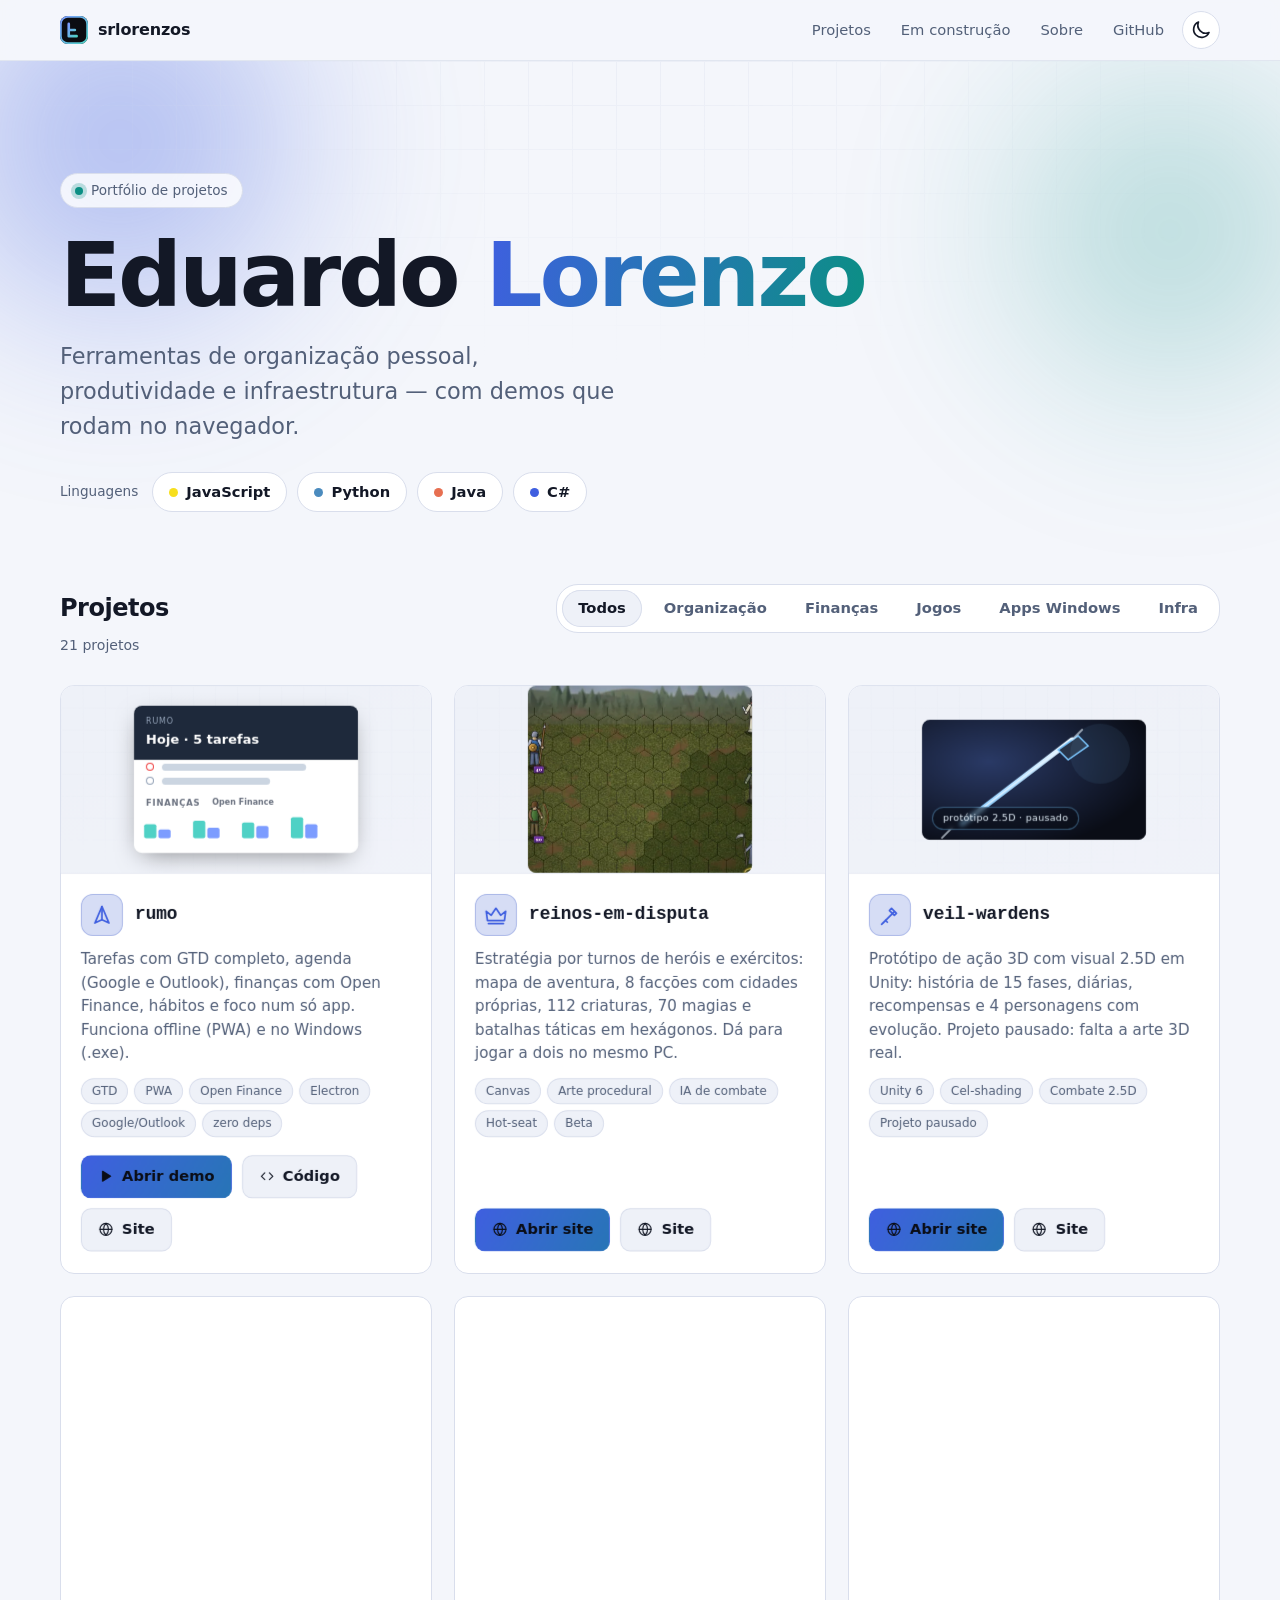
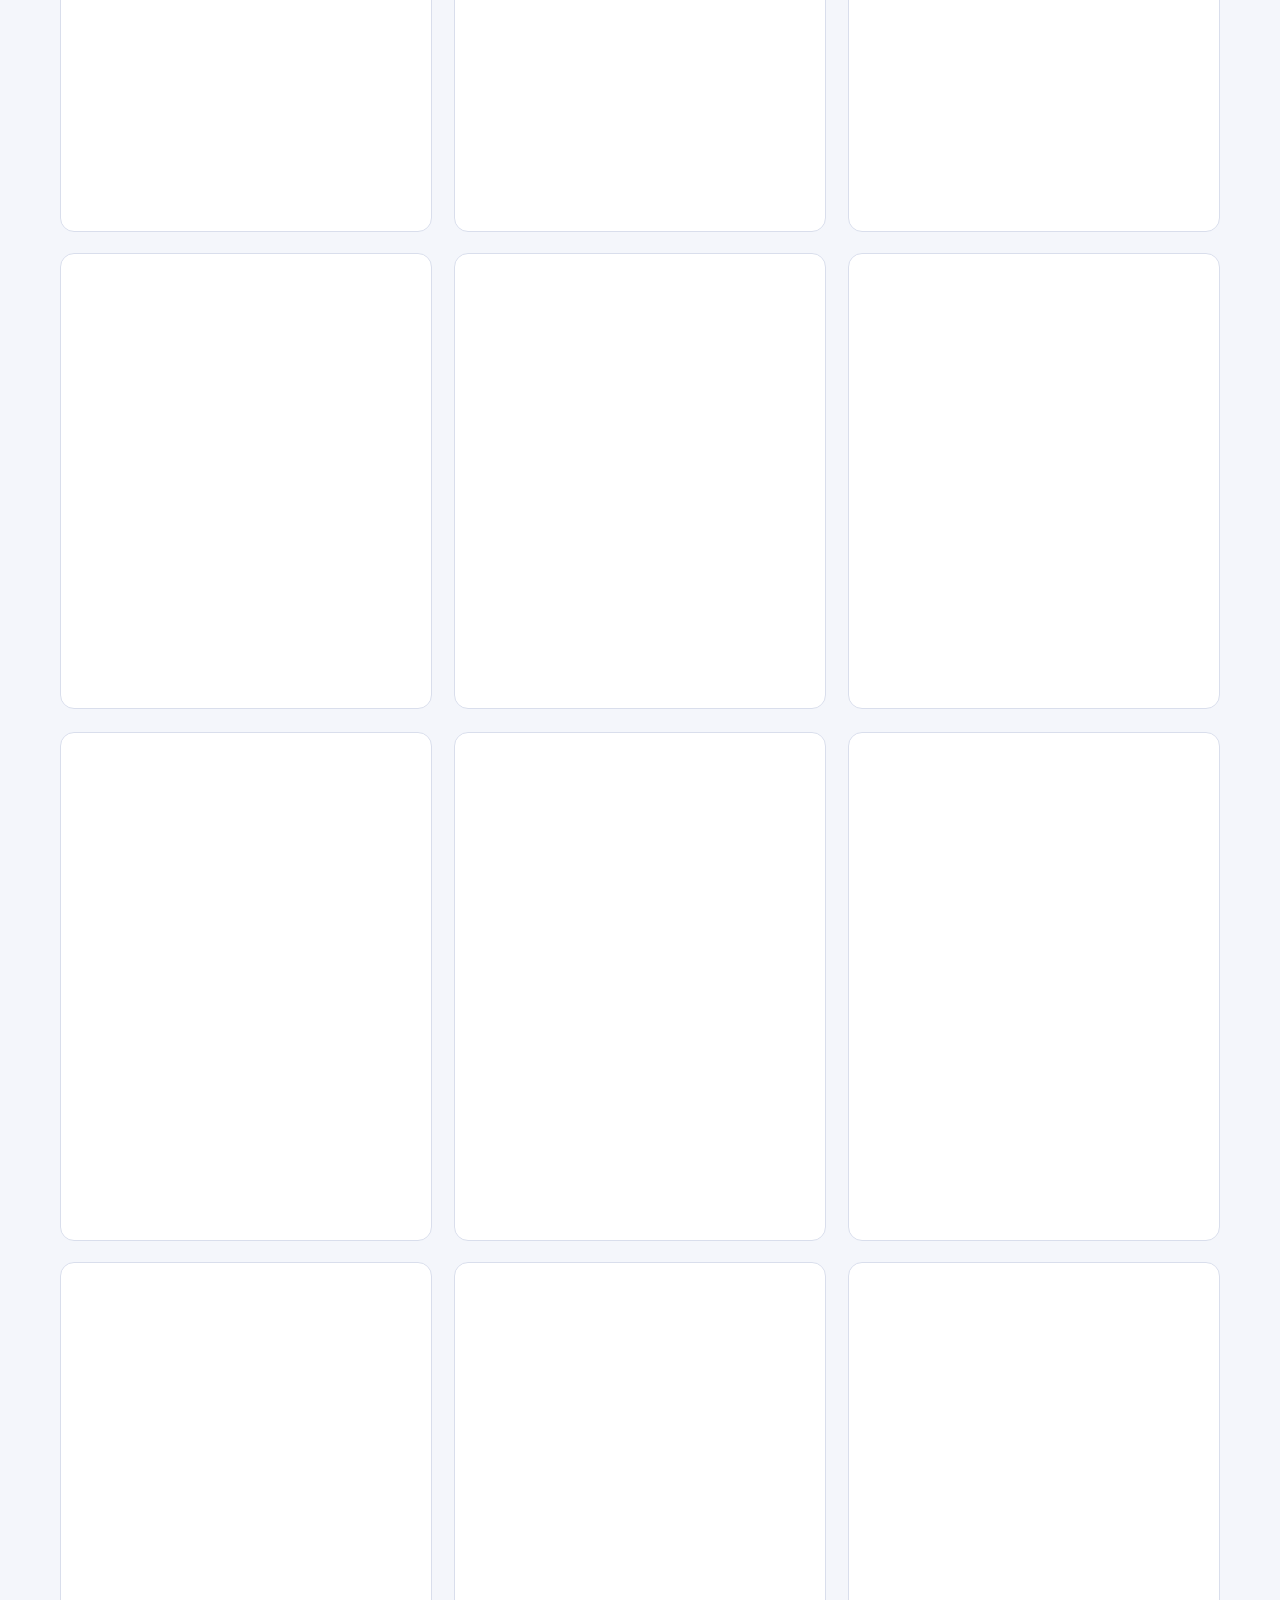
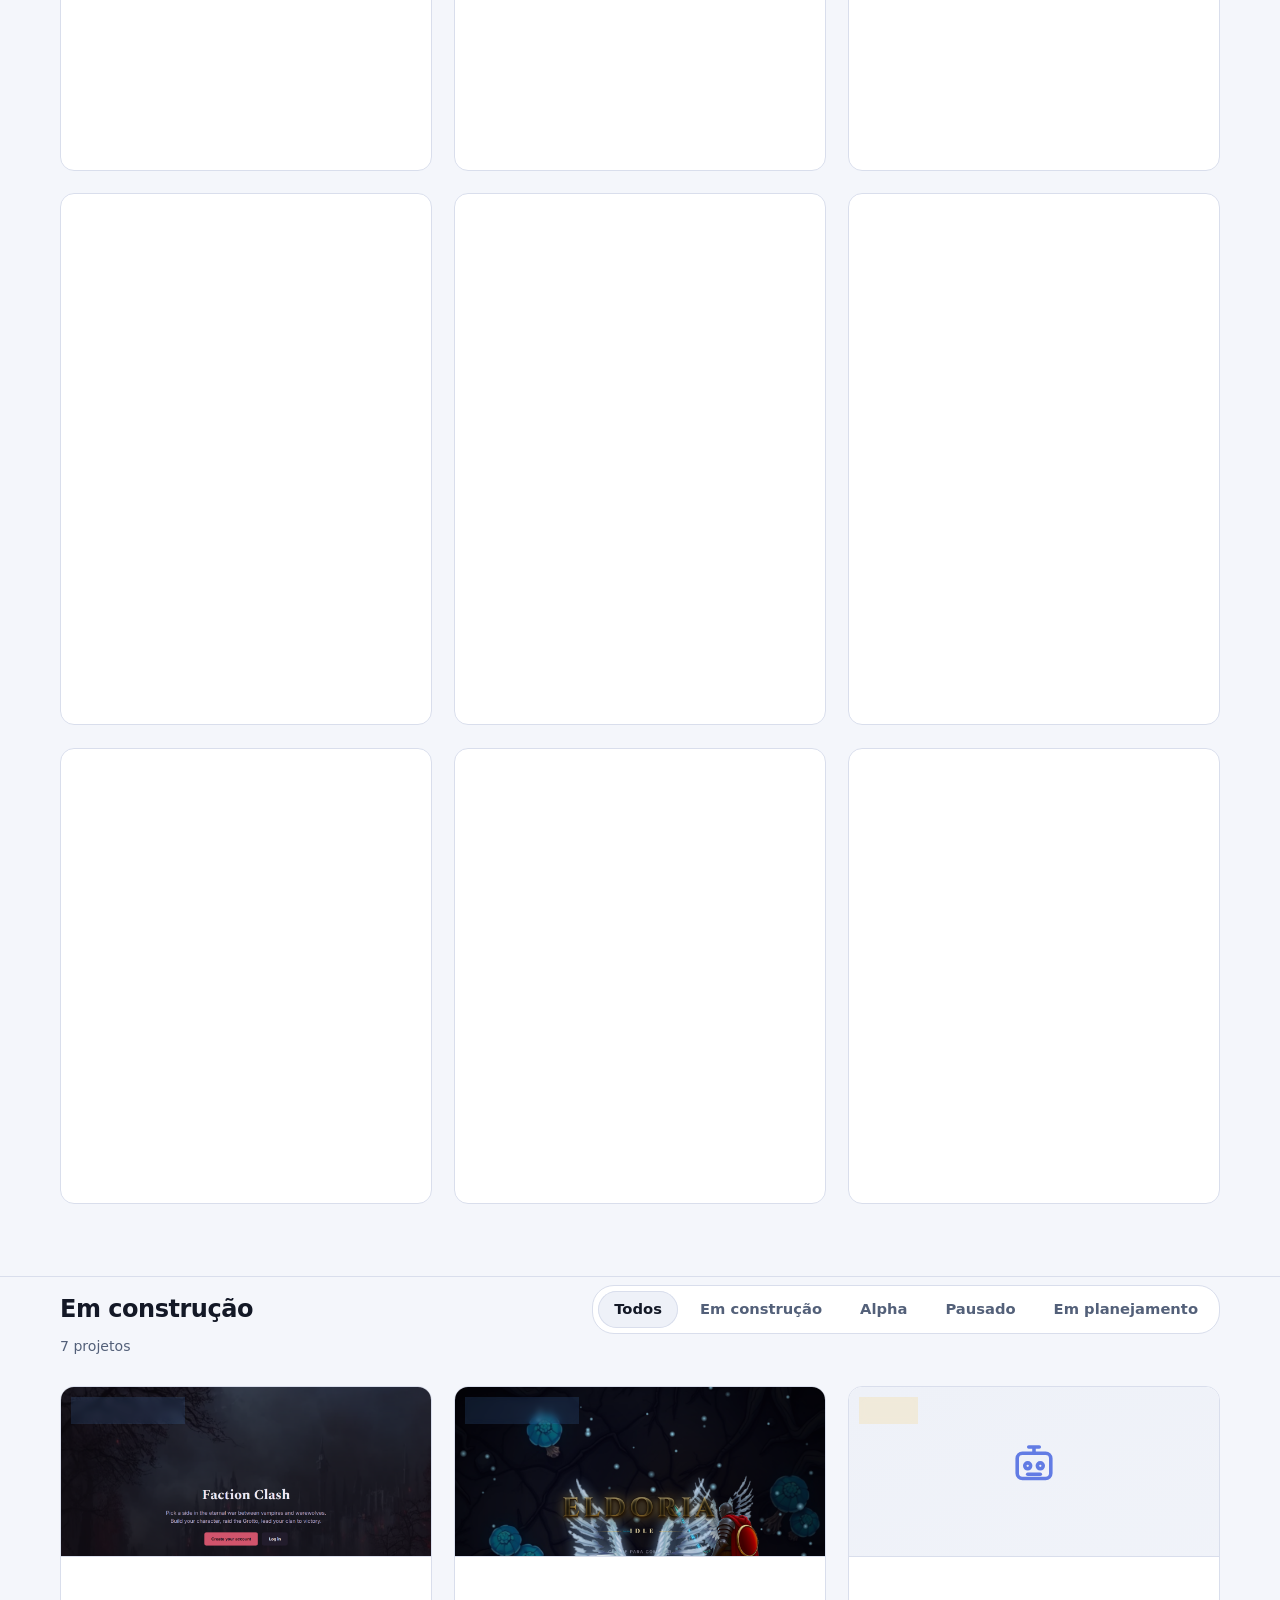
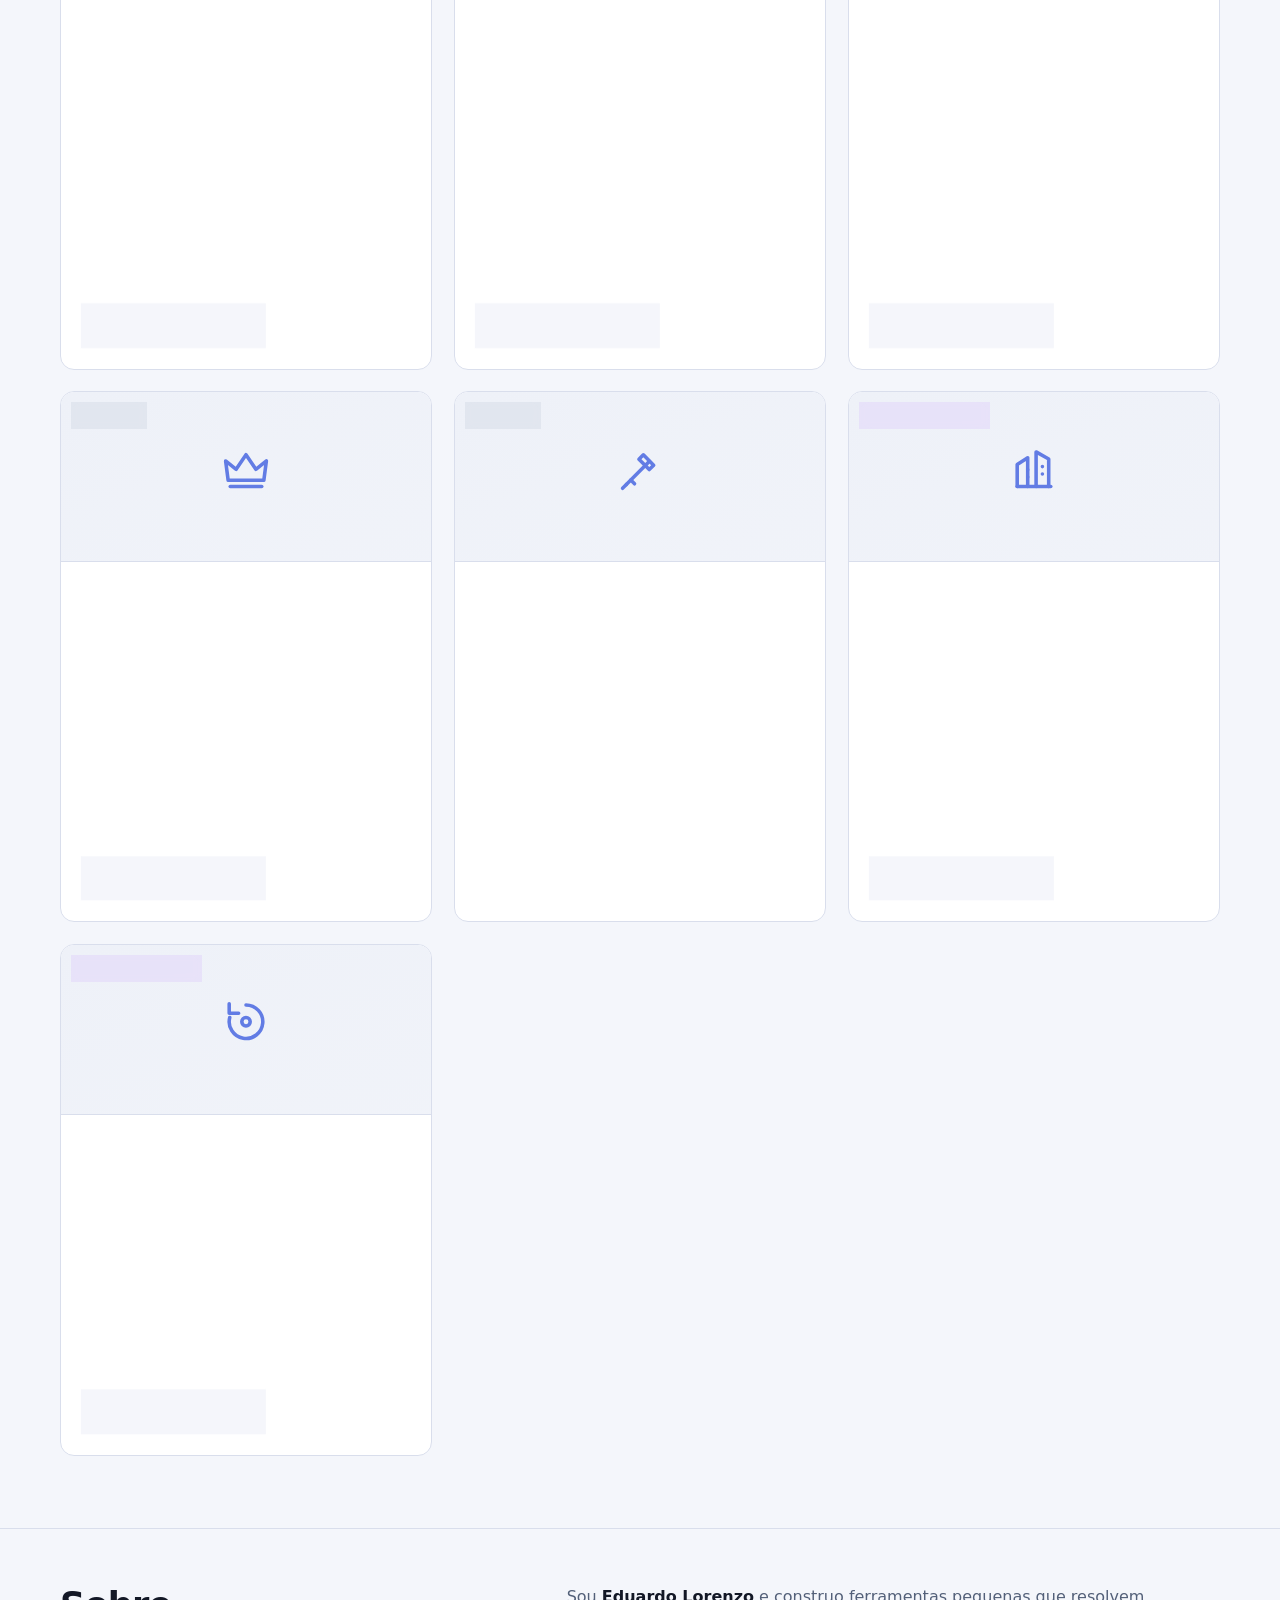
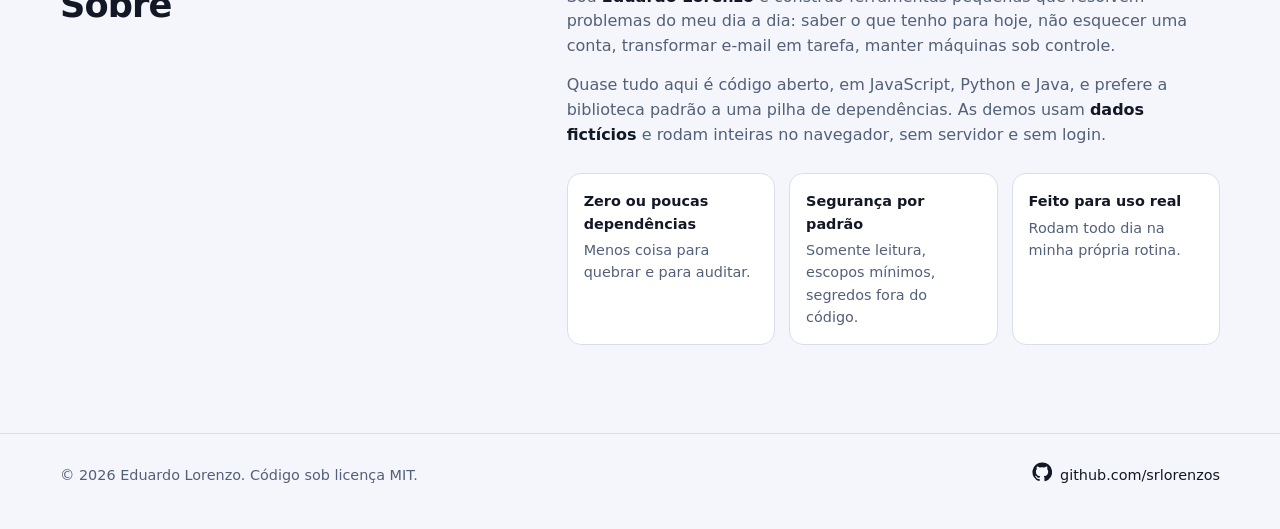
<file: index.html>
<!doctype html>
<html lang="pt-BR">
<head>
  <meta charset="utf-8">
  <meta name="viewport" content="width=device-width, initial-scale=1">
  <title>Eduardo Lorenzo · Vitrine de projetos</title>
  <meta name="description" content="Ferramentas de organização pessoal, produtividade e infraestrutura, com demos que rodam no navegador. Portfólio de Eduardo Lorenzo (srlorenzos).">
  <meta name="author" content="Eduardo Lorenzo">
  <meta name="color-scheme" content="dark light">
  <meta property="og:type" content="website">
  <meta property="og:locale" content="pt_BR">
  <meta property="og:title" content="Eduardo Lorenzo · Vitrine de projetos">
  <meta property="og:description" content="Ferramentas de organização pessoal, produtividade e infraestrutura, com demos que rodam no navegador.">
  <meta property="og:image" content="https://srlorenzos.vercel.app/assets/og.png">
  <meta property="og:url" content="https://srlorenzos.vercel.app/">
  <link rel="canonical" href="https://srlorenzos.vercel.app/">
  <meta name="twitter:card" content="summary_large_image">
  <link rel="icon" href="/assets/favicon.svg" type="image/svg+xml">
  <link rel="stylesheet" href="/assets/base.css">
  <link rel="stylesheet" href="/assets/home.css">
  <script src="/assets/tema.js"></script>
</head>
<body>
  <a class="pular" href="#projetos">Pular para os projetos</a>

  <header class="topo">
    <div class="container">
      <a class="logo" href="/" aria-label="Eduardo Lorenzo, início">
        <img src="/assets/favicon.svg" width="28" height="28" alt="">
        <span>srlorenzos</span>
      </a>
      <nav aria-label="Principal">
        <a class="lnk" href="#projetos">Projetos</a>
        <a class="lnk" href="#construcao">Em construção</a>
        <a class="lnk" href="#sobre">Sobre</a>
        <a class="lnk" href="https://github.com/srlorenzos" target="_blank" rel="noopener">GitHub</a>
        <button type="button" class="btn-icone" id="tema" aria-label="Alternar tema claro e escuro"></button>
      </nav>
    </div>
  </header>

  <main>
    <section class="hero" aria-labelledby="titulo">
      <div class="hero-grade" aria-hidden="true"></div>
      <div class="container">
        <span class="eyebrow"><i aria-hidden="true"></i> Portfólio de projetos</span>
        <h1 class="nome" id="titulo">Eduardo <span>Lorenzo</span></h1>
        <p class="frase">Ferramentas de organização pessoal, produtividade e infraestrutura — com demos que rodam no navegador.</p>
        <div class="chips-lang" role="group" aria-label="Filtrar por linguagem" id="chips-lang">
          <span class="rotulo">Linguagens</span>
        </div>
      </div>
    </section>

    <section class="vitrine" id="projetos" aria-labelledby="t-projetos">
      <div class="container">
        <div class="filtros">
          <h2 id="t-projetos">Projetos</h2>
          <div class="abas" role="group" aria-label="Filtrar por categoria" id="abas"></div>
          <p class="contagem" id="contagem" role="status" aria-live="polite"></p>
        </div>
        <div class="grade" id="grade"></div>
        <p class="vazio" id="vazio" hidden>Nenhum projeto com essa combinação de filtros.</p>
        <noscript><p class="vazio">Ative o JavaScript para ver a lista de projetos, ou visite <a href="https://github.com/srlorenzos">github.com/srlorenzos</a>.</p></noscript>
      </div>
    </section>

    <section class="constru" id="construcao" aria-labelledby="t-constru">
      <div class="container">
        <div class="filtros">
          <h2 id="t-constru">Em construção</h2>
          <div class="abas" role="group" aria-label="Filtrar por status" id="abas-cc"></div>
          <p class="contagem" id="contagem-cc" role="status" aria-live="polite"></p>
        </div>
        <div class="grade grade-cc" id="grade-cc"></div>
      </div>
    </section>

    <section class="sobre" id="sobre" aria-labelledby="t-sobre">
      <div class="container cols">
        <h2 id="t-sobre">Sobre</h2>
        <div>
          <p>Sou <strong>Eduardo Lorenzo</strong> e construo ferramentas pequenas que resolvem problemas do meu dia a dia: saber o que tenho para hoje, não esquecer uma conta, transformar e-mail em tarefa, manter máquinas sob controle.</p>
          <p>Quase tudo aqui é código aberto, em JavaScript, Python e Java, e prefere a biblioteca padrão a uma pilha de dependências. As demos usam <strong>dados fictícios</strong> e rodam inteiras no navegador, sem servidor e sem login.</p>
          <ul class="principios">
            <li><b>Zero ou poucas dependências</b>Menos coisa para quebrar e para auditar.</li>
            <li><b>Segurança por padrão</b>Somente leitura, escopos mínimos, segredos fora do código.</li>
            <li><b>Feito para uso real</b>Rodam todo dia na minha própria rotina.</li>
          </ul>
        </div>
      </div>
    </section>
  </main>

  <footer class="rodape">
    <div class="container">
      <span>© <span id="ano">2026</span> Eduardo Lorenzo. Código sob licença MIT.</span>
      <a href="https://github.com/srlorenzos" target="_blank" rel="noopener"><span id="ico-gh"></span> github.com/srlorenzos</a>
    </div>
  </footer>

  <script type="module" src="/assets/home.js"></script>
</body>
</html>
</file>
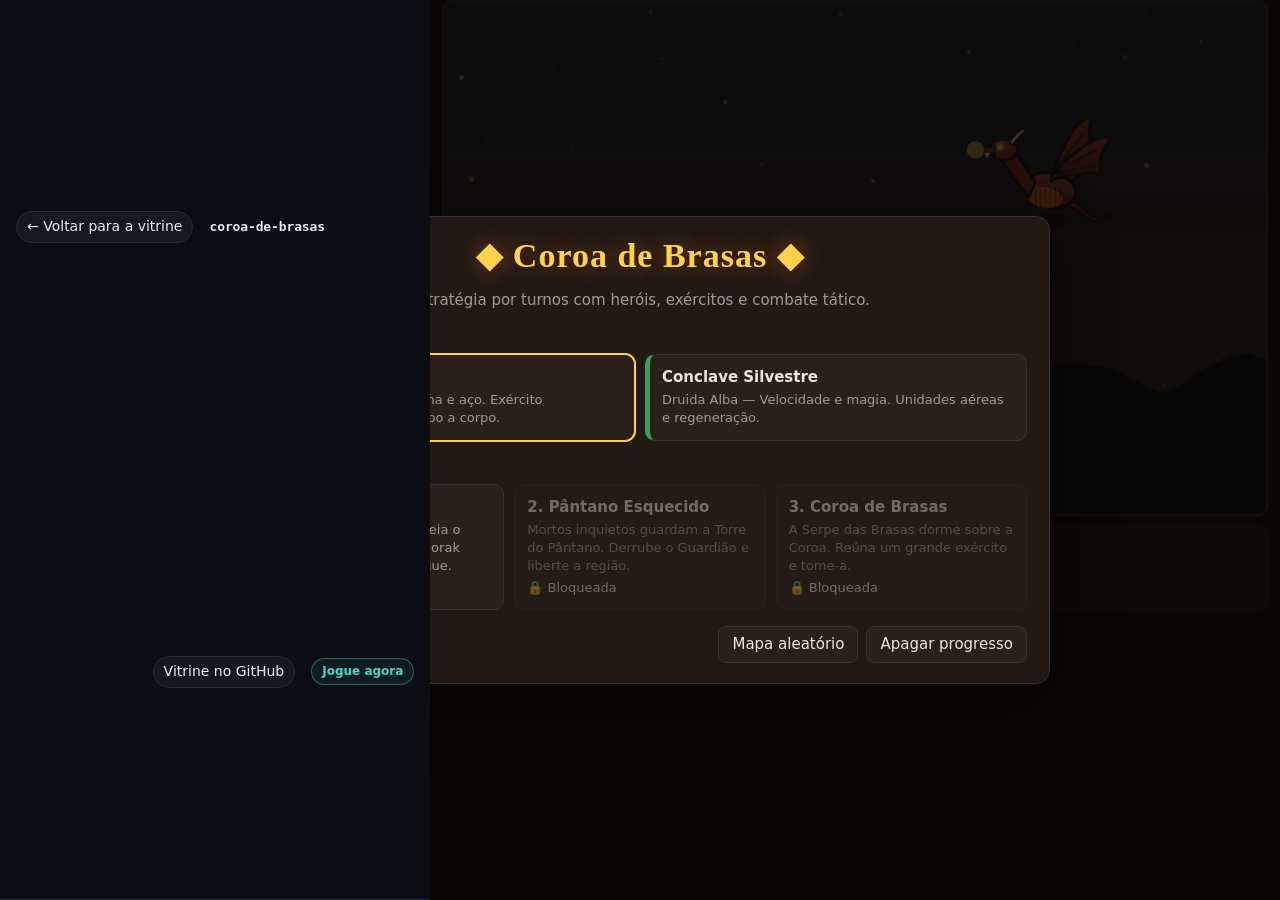
<file: demos/coroa-de-brasas/index.html>
<!doctype html>
<html lang="pt-BR">
<head>
<meta charset="utf-8">
<meta name="viewport" content="width=device-width, initial-scale=1">
<meta name="theme-color" content="#1a110d">
<meta name="description" content="Coroa de Brasas — estratégia por turnos com heróis, exércitos e combate tático. Jogue no navegador.">
<title>Coroa de Brasas</title>
<link rel="manifest" href="manifest.webmanifest">
<link rel="icon" href="assets/icon.svg" type="image/svg+xml">
<link rel="stylesheet" href="/assets/demo-barra.css">
<link rel="stylesheet" href="style.css">
<link rel="stylesheet" href="embed.css">
</head>
<body class="embed">
<header class="demo-barra"><a href="../../">← Voltar para a vitrine</a><strong class="demo-nome">coroa-de-brasas</strong><a class="demo-codigo" href="https://github.com/srlorenzos/coroa-de-brasas" target="_blank" rel="noopener">Vitrine no GitHub</a><span class="demo-selo">Jogue agora</span></header>
<div id="app">
  <header id="topbar" class="hide"><div id="resbar"></div><span class="sp"></span><button id="bMute" title="Som">🔊</button><button id="bMenu" title="Menu (Esc)">☰ Menu</button></header>
  <div id="stage">
    <div id="board"><canvas id="cv" width="960" height="600"></canvas><div id="banner"></div></div>
    <aside id="side" class="hide">
      <div class="herobox"><canvas id="portrait" width="96" height="112"></canvas><div id="heroInfo"></div></div>
      <div id="army"></div>
      <canvas id="mini" width="220" height="140" title="Clique para mover a câmera"></canvas>
      <div class="btns"><button id="bTown">🏰 Cidade (T)</button><button id="bEnd" class="pri">🌙 Passar o dia (Espaço)</button></div>
    </aside>
  </div>
  <div id="log" aria-live="polite"></div>
</div>
<div id="overlay"></div>
<div id="tip"></div>
<script src="data.js"></script>
<script src="art.js"></script>
<script src="game.js"></script>
<script src="battle.js"></script>
<script src="boot.js"></script>
</body>
</html>
</file>
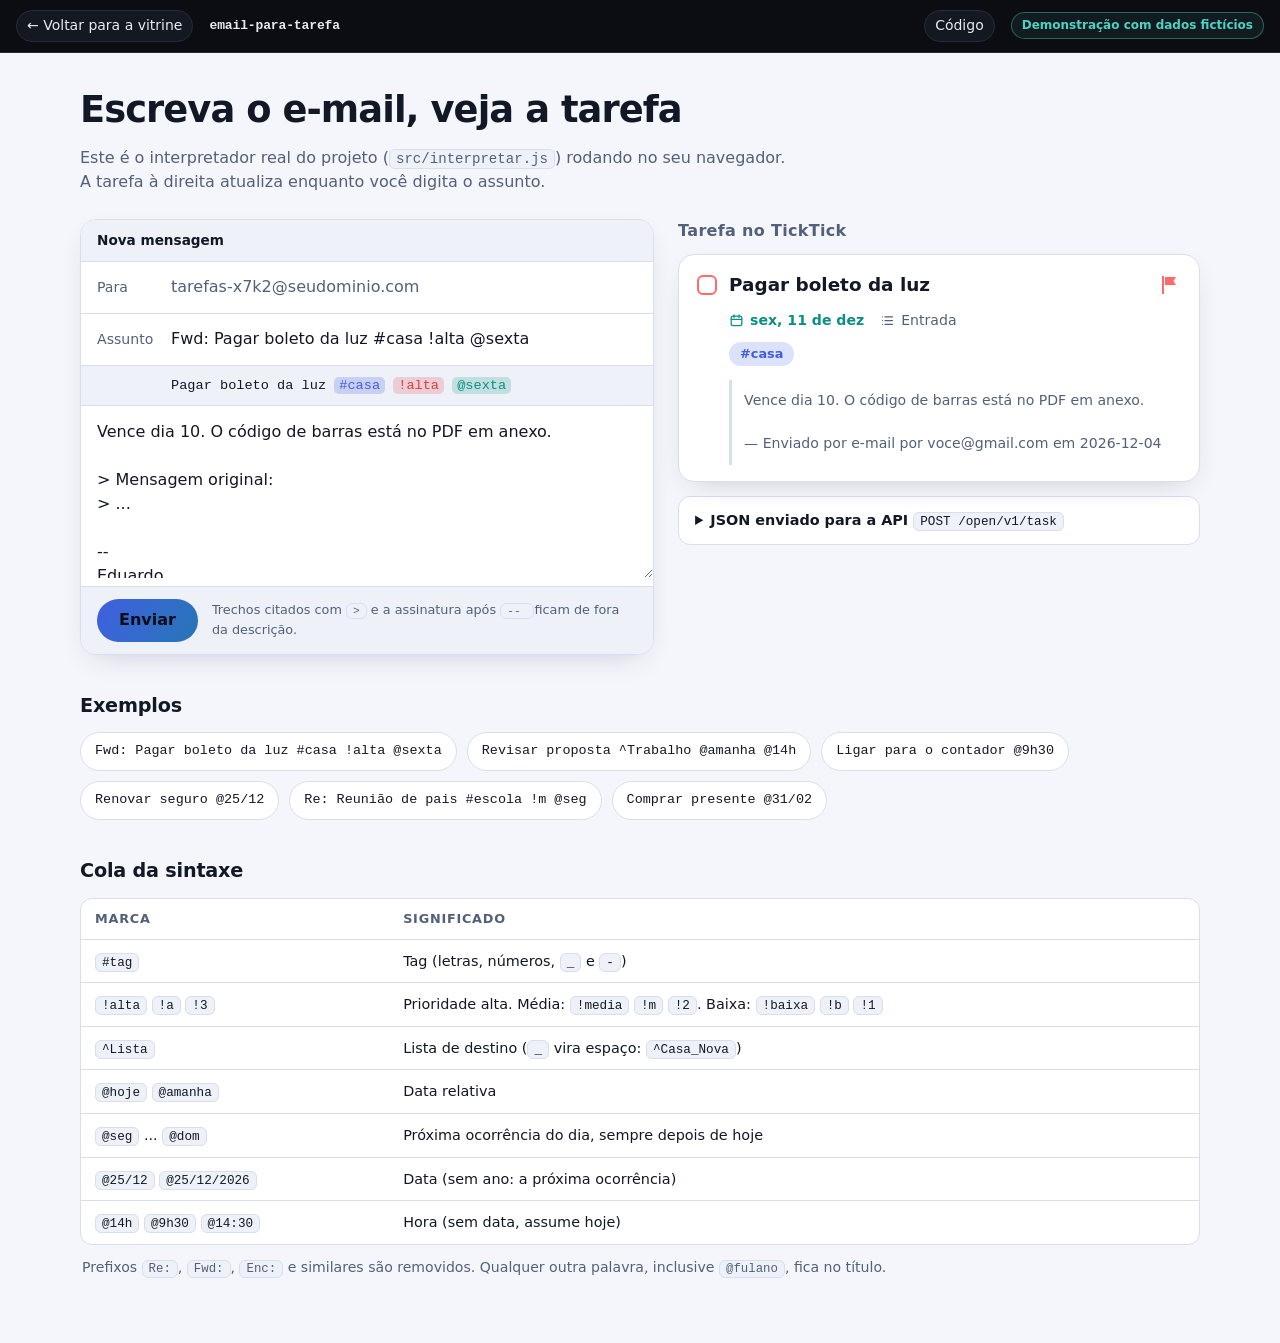
<file: demos/email-para-tarefa/index.html>
<!doctype html>
<html lang="pt-BR">
<head>
  <meta charset="utf-8">
  <meta name="viewport" content="width=device-width, initial-scale=1">
  <title>email-para-tarefa · Demo</title>
  <meta name="description" content="Demonstração interativa do email-para-tarefa: escreva o assunto de um e-mail e veja a tarefa do TickTick que seria criada.">
  <link rel="icon" href="../../assets/favicon.svg" type="image/svg+xml">
  <link rel="stylesheet" href="../../assets/base.css">
  <link rel="stylesheet" href="../../assets/demo-barra.css">
  <link rel="stylesheet" href="demo.css">
  <script src="../../assets/tema.js"></script>
</head>
<body>
  <nav class="demo-barra" aria-label="Navegação da demonstração">
    <a class="demo-voltar" href="../../">&larr; Voltar para a vitrine</a>
    <strong class="demo-nome">email-para-tarefa</strong>
    <a class="demo-codigo" href="https://github.com/srlorenzos/email-para-tarefa" target="_blank" rel="noopener">Código</a>
    <span class="demo-selo">Demonstração com dados fictícios</span>
  </nav>

  <main class="app">
    <header class="titulo">
      <h1>Escreva o e-mail, veja a tarefa</h1>
      <p>Este é o interpretador real do projeto (<code>src/interpretar.js</code>) rodando no seu navegador. A tarefa à direita atualiza enquanto você digita o assunto.</p>
    </header>

    <div class="duas">
      <section class="compositor" aria-labelledby="t-comp">
        <h2 id="t-comp" class="so-leitor">Compositor de e-mail</h2>
        <div class="janela-topo"><span>Nova mensagem</span></div>
        <div class="campo"><label for="para">Para</label><input id="para" type="text" value="tarefas-x7k2@seudominio.com" readonly></div>
        <div class="campo"><label for="assunto">Assunto</label><input id="assunto" type="text" autocomplete="off" spellcheck="false" placeholder="Pagar boleto da luz #casa !alta @sexta"></div>
        <div class="eco" id="eco" aria-hidden="true"></div>
        <div class="campo corpo"><label for="corpo" class="so-leitor">Corpo</label>
          <textarea id="corpo" rows="6" placeholder="Corpo do e-mail (vira a descrição da tarefa)">Vence dia 10. O código de barras está no PDF em anexo.

&gt; Mensagem original:
&gt; ...

--
Eduardo</textarea>
        </div>
        <div class="rodape-comp">
          <button type="button" class="enviar" id="enviar">Enviar</button>
          <span class="dica">Trechos citados com <code>&gt;</code> e a assinatura após <code>-- </code> ficam de fora da descrição.</span>
        </div>
      </section>

      <section class="resultado" aria-labelledby="t-res">
        <h2 id="t-res">Tarefa no TickTick</h2>
        <div class="tarefa" id="tarefa" aria-live="polite">
          <div class="tarefa-cab">
            <span class="check" aria-hidden="true"></span>
            <div class="tarefa-titulo" id="t-titulo"></div>
            <span class="bandeira" id="t-prio" title=""></span>
          </div>
          <div class="tarefa-meta">
            <span class="meta-item" id="t-data"></span>
            <span class="meta-item lista" id="t-lista"></span>
          </div>
          <div class="chips" id="t-tags"></div>
          <pre class="descricao" id="t-desc"></pre>
          <div class="criada" id="criada" hidden>Tarefa criada</div>
        </div>

        <details class="json" id="json-det">
          <summary>JSON enviado para a API <code>POST /open/v1/task</code></summary>
          <pre id="json" tabindex="0"></pre>
        </details>
      </section>
    </div>

    <section class="exemplos" aria-labelledby="t-ex">
      <h2 id="t-ex">Exemplos</h2>
      <div class="chips-ex" id="exemplos"></div>
    </section>

    <section class="cola" aria-labelledby="t-cola">
      <h2 id="t-cola">Cola da sintaxe</h2>
      <div class="tabela-rolagem">
        <table>
          <thead><tr><th scope="col">Marca</th><th scope="col">Significado</th></tr></thead>
          <tbody>
            <tr><td><code>#tag</code></td><td>Tag (letras, números, <code>_</code> e <code>-</code>)</td></tr>
            <tr><td><code>!alta</code> <code>!a</code> <code>!3</code></td><td>Prioridade alta. Média: <code>!media</code> <code>!m</code> <code>!2</code>. Baixa: <code>!baixa</code> <code>!b</code> <code>!1</code></td></tr>
            <tr><td><code>^Lista</code></td><td>Lista de destino (<code>_</code> vira espaço: <code>^Casa_Nova</code>)</td></tr>
            <tr><td><code>@hoje</code> <code>@amanha</code></td><td>Data relativa</td></tr>
            <tr><td><code>@seg</code> ... <code>@dom</code></td><td>Próxima ocorrência do dia, sempre depois de hoje</td></tr>
            <tr><td><code>@25/12</code> <code>@25/12/2026</code></td><td>Data (sem ano: a próxima ocorrência)</td></tr>
            <tr><td><code>@14h</code> <code>@9h30</code> <code>@14:30</code></td><td>Hora (sem data, assume hoje)</td></tr>
          </tbody>
        </table>
      </div>
      <p class="nota">Prefixos <code>Re:</code>, <code>Fwd:</code>, <code>Enc:</code> e similares são removidos. Qualquer outra palavra, inclusive <code>@fulano</code>, fica no título.</p>
    </section>
  </main>

  <script type="module" src="demo.js"></script>
</body>
</html>
</file>
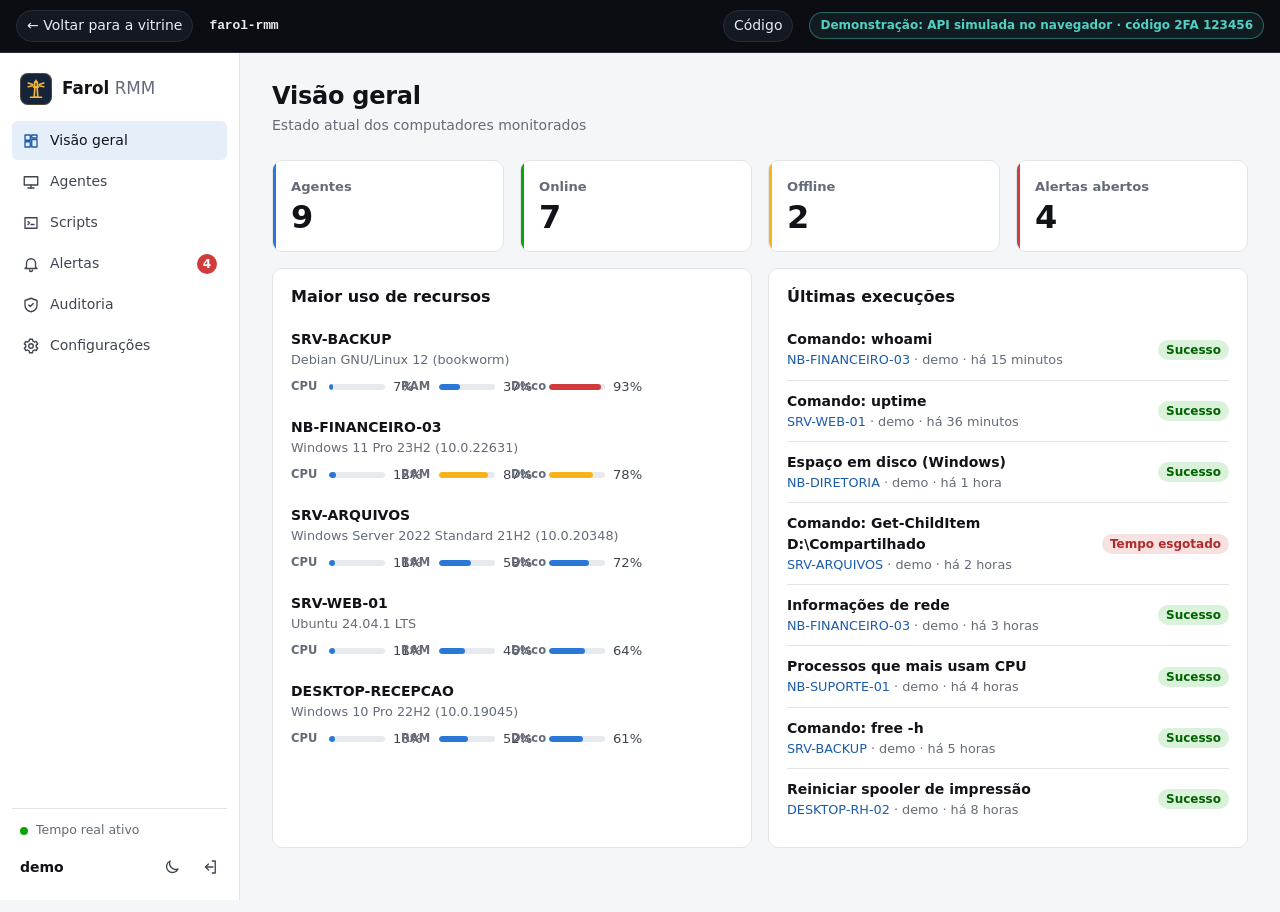
<file: demos/farol-rmm/index.html>
<!doctype html>
<html lang="pt-BR">
<head>
  <meta charset="utf-8">
  <meta name="viewport" content="width=device-width, initial-scale=1">
  <meta name="color-scheme" content="dark light">
  <meta name="description" content="Demo do Farol RMM: painel de monitoramento e gestão remota rodando 100% no navegador, com uma API simulada.">
  <title>Farol RMM · Demo</title>
  <link rel="icon" href="favicon.svg" type="image/svg+xml">
  <link rel="stylesheet" href="css/app.css">
  <link rel="stylesheet" href="../../assets/demo-barra.css">
  <link rel="stylesheet" href="css/demo.css">
  <script type="module" src="js/demo-ui.js"></script>
  <script type="module" src="js/app.js"></script>
</head>
<body>
  <nav class="demo-barra" aria-label="Navegação da demonstração">
    <a class="demo-voltar" href="../../">&larr; Voltar para a vitrine</a>
    <strong class="demo-nome">farol-rmm</strong>
    <a class="demo-codigo" href="https://github.com/srlorenzos/farol-rmm" target="_blank" rel="noopener">Código</a>
    <span class="demo-selo">Demonstração: API simulada no navegador · código 2FA 123456</span>
  </nav>
  <div id="app" class="app">
    <div class="carregando-inicial" aria-busy="true" aria-label="Carregando o painel"></div>
  </div>
  <div id="toasts" class="toasts" aria-live="polite"></div>
  <noscript>O painel do Farol precisa de JavaScript habilitado.</noscript>
</body>
</html>
</file>
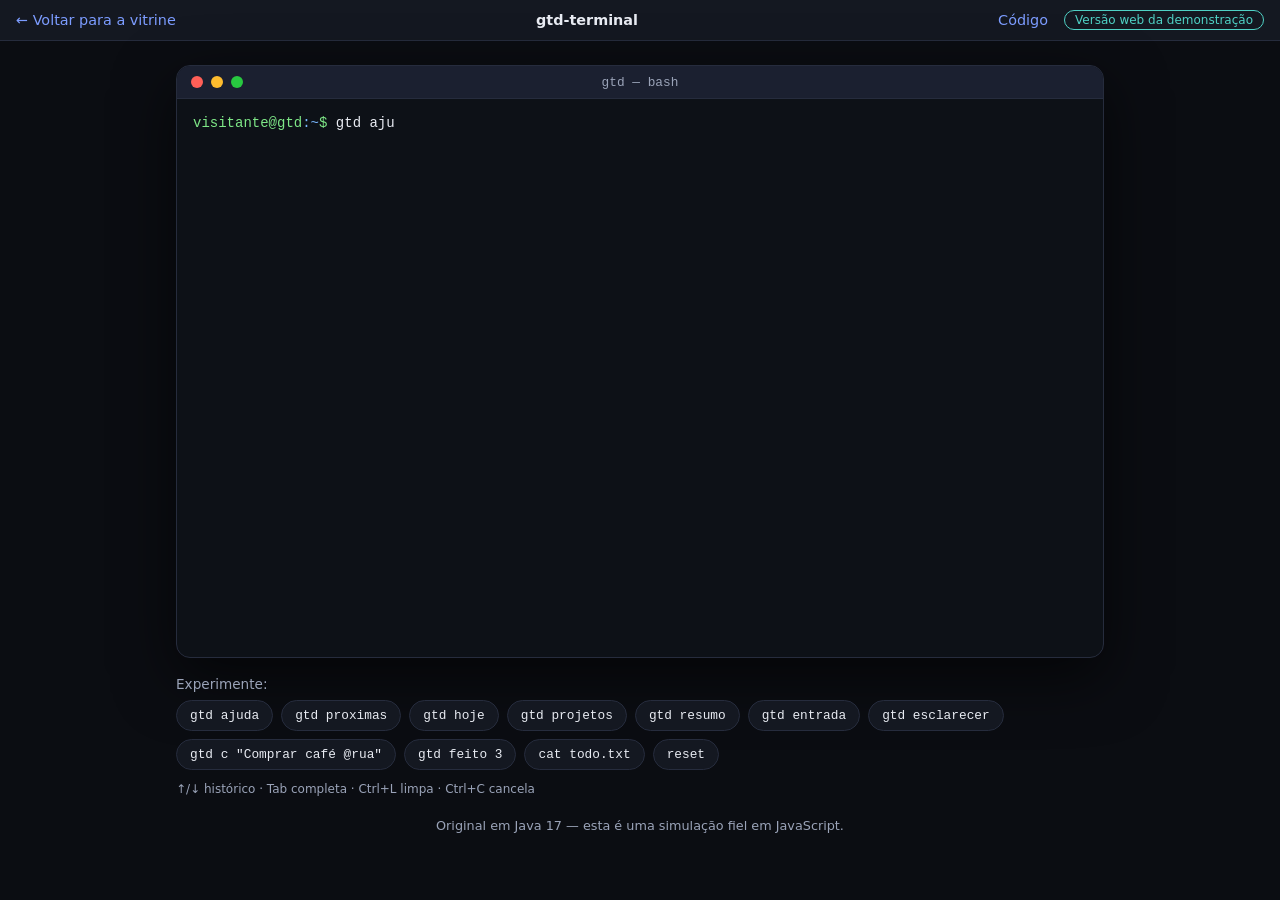
<file: demos/gtd-terminal/index.html>
<!doctype html>
<html lang="pt-BR">
<head>
<meta charset="utf-8">
<meta name="viewport" content="width=device-width, initial-scale=1">
<title>gtd-terminal — demo web</title>
<meta name="description" content="Simulação em JavaScript do gtd-terminal, o método GTD no terminal em Java 17.">
<link rel="stylesheet" href="estilo.css">
</head>
<body>
<header class="barra">
  <a class="voltar" href="../../">← Voltar para a vitrine</a>
  <strong class="nome">gtd-terminal</strong>
  <a class="codigo" href="https://github.com/srlorenzos/gtd-terminal" target="_blank" rel="noopener">Código</a>
  <span class="selo">Versão web da demonstração</span>
</header>

<main class="palco">
  <div class="janela">
    <div class="titulo-janela">
      <span class="bolinha b1"></span><span class="bolinha b2"></span><span class="bolinha b3"></span>
      <span class="titulo-texto">gtd — bash</span>
    </div>
    <div class="tela" id="tela">
      <div id="saida" role="log" aria-live="polite"></div>
      <label class="linha-entrada" for="entrada">
        <span id="prompt" class="prompt"></span>
        <input id="entrada" type="text" autocomplete="off" autocapitalize="off" autocorrect="off" spellcheck="false" aria-label="Linha de comando">
      </label>
    </div>
  </div>

  <section class="chips-area" aria-label="Comandos sugeridos">
    <p class="chips-titulo">Experimente:</p>
    <div class="chips" id="chips"></div>
    <p class="dica-teclas">↑/↓ histórico · Tab completa · Ctrl+L limpa · Ctrl+C cancela</p>
  </section>

  <p class="nota">Original em Java 17 — esta é uma simulação fiel em JavaScript.</p>
</main>

<script src="gtd.js"></script>
<script src="ui.js"></script>
</body>
</html>
</file>
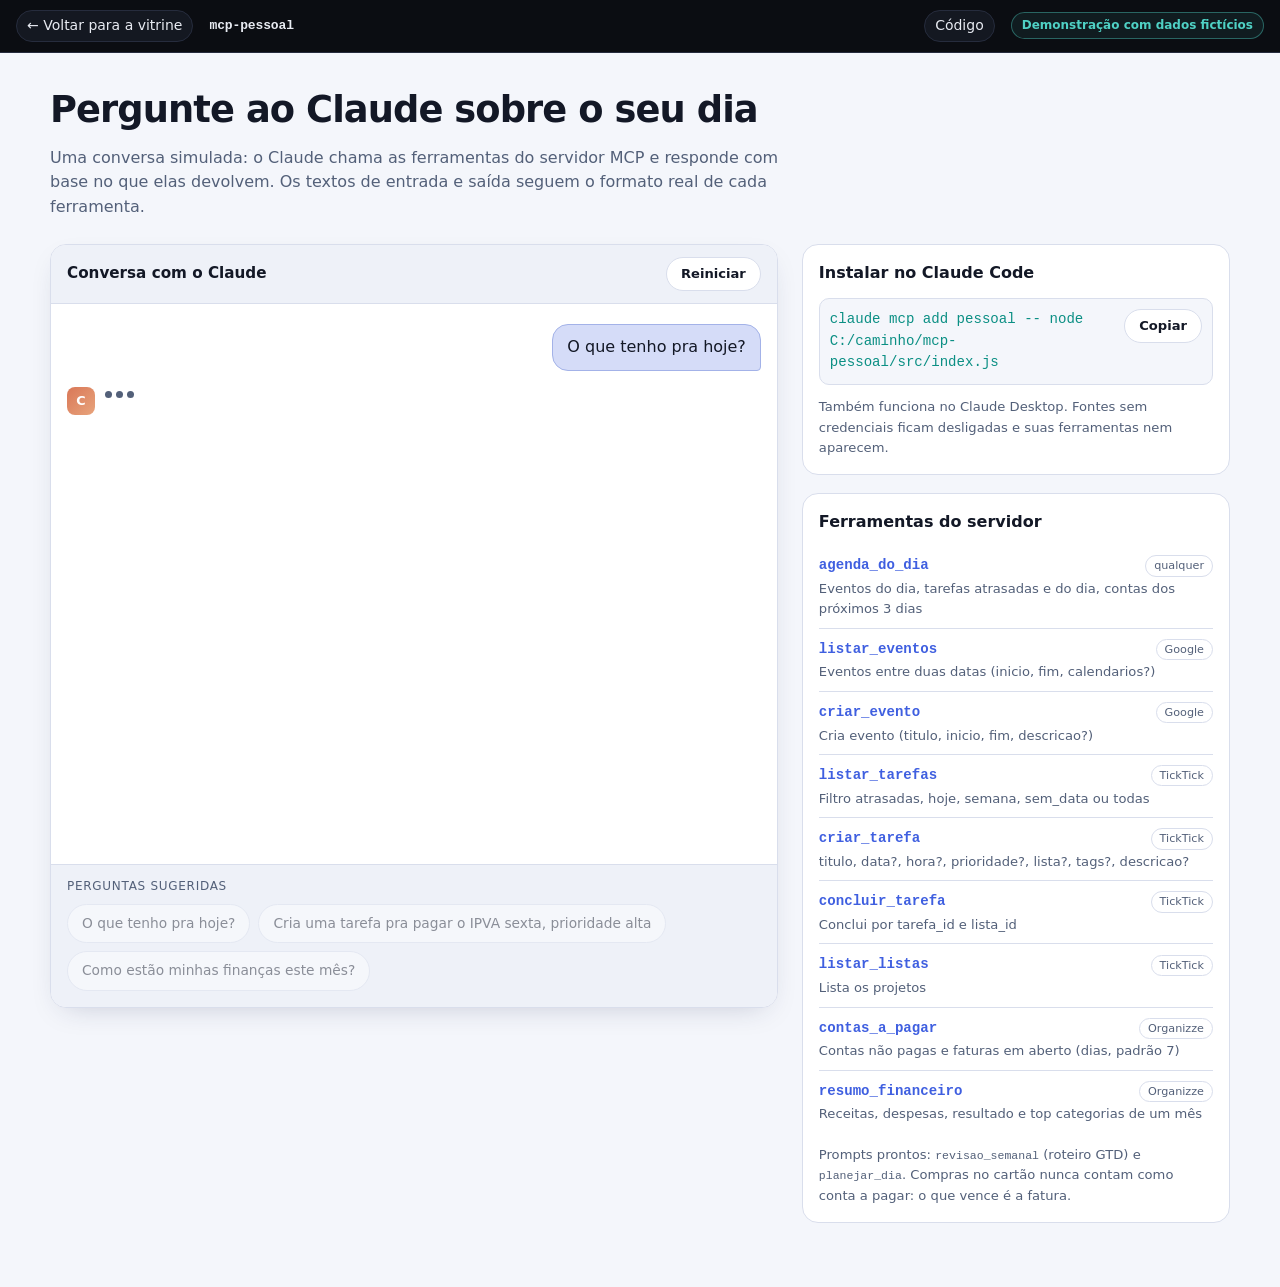
<file: demos/mcp-pessoal/index.html>
<!doctype html>
<html lang="pt-BR">
<head>
  <meta charset="utf-8">
  <meta name="viewport" content="width=device-width, initial-scale=1">
  <title>mcp-pessoal · Demo</title>
  <meta name="description" content="Demonstração do mcp-pessoal: uma conversa simulada com o Claude usando as ferramentas de agenda, tarefas e finanças.">
  <link rel="icon" href="../../assets/favicon.svg" type="image/svg+xml">
  <link rel="stylesheet" href="../../assets/base.css">
  <link rel="stylesheet" href="../../assets/demo-barra.css">
  <link rel="stylesheet" href="demo.css">
  <script src="../../assets/tema.js"></script>
</head>
<body>
  <nav class="demo-barra" aria-label="Navegação da demonstração">
    <a class="demo-voltar" href="../../">&larr; Voltar para a vitrine</a>
    <strong class="demo-nome">mcp-pessoal</strong>
    <a class="demo-codigo" href="https://github.com/srlorenzos/mcp-pessoal" target="_blank" rel="noopener">Código</a>
    <span class="demo-selo">Demonstração com dados fictícios</span>
  </nav>

  <main class="app">
    <header class="titulo">
      <h1>Pergunte ao Claude sobre o seu dia</h1>
      <p>Uma conversa simulada: o Claude chama as ferramentas do servidor MCP e responde com base no que elas devolvem. Os textos de entrada e saída seguem o formato real de cada ferramenta.</p>
    </header>

    <div class="duas">
      <section class="chat" aria-labelledby="t-chat">
        <div class="chat-topo">
          <h2 id="t-chat">Conversa com o Claude</h2>
          <button type="button" id="reiniciar" class="btn-peq">Reiniciar</button>
        </div>
        <div class="mensagens" id="mensagens" role="log" aria-live="polite" aria-relevant="additions"></div>
        <div class="sugestoes" role="group" aria-label="Perguntas sugeridas">
          <span class="rot">Perguntas sugeridas</span>
          <button type="button" class="sug" data-cena="0">O que tenho pra hoje?</button>
          <button type="button" class="sug" data-cena="1">Cria uma tarefa pra pagar o IPVA sexta, prioridade alta</button>
          <button type="button" class="sug" data-cena="2">Como estão minhas finanças este mês?</button>
        </div>
      </section>

      <aside class="lateral">
        <section class="caixa" aria-labelledby="t-inst">
          <h2 id="t-inst">Instalar no Claude Code</h2>
          <div class="cmd"><code id="cmd">claude mcp add pessoal -- node C:/caminho/mcp-pessoal/src/index.js</code><button type="button" class="btn-peq" id="copiar">Copiar</button></div>
          <p class="peq">Também funciona no Claude Desktop. Fontes sem credenciais ficam desligadas e suas ferramentas nem aparecem.</p>
        </section>

        <section class="caixa" aria-labelledby="t-ferr">
          <h2 id="t-ferr">Ferramentas do servidor</h2>
          <ul class="ferramentas" id="ferramentas"></ul>
          <p class="peq">Prompts prontos: <code>revisao_semanal</code> (roteiro GTD) e <code>planejar_dia</code>. Compras no cartão nunca contam como conta a pagar: o que vence é a fatura.</p>
        </section>
      </aside>
    </div>
  </main>

  <script type="module" src="demo.js"></script>
</body>
</html>
</file>
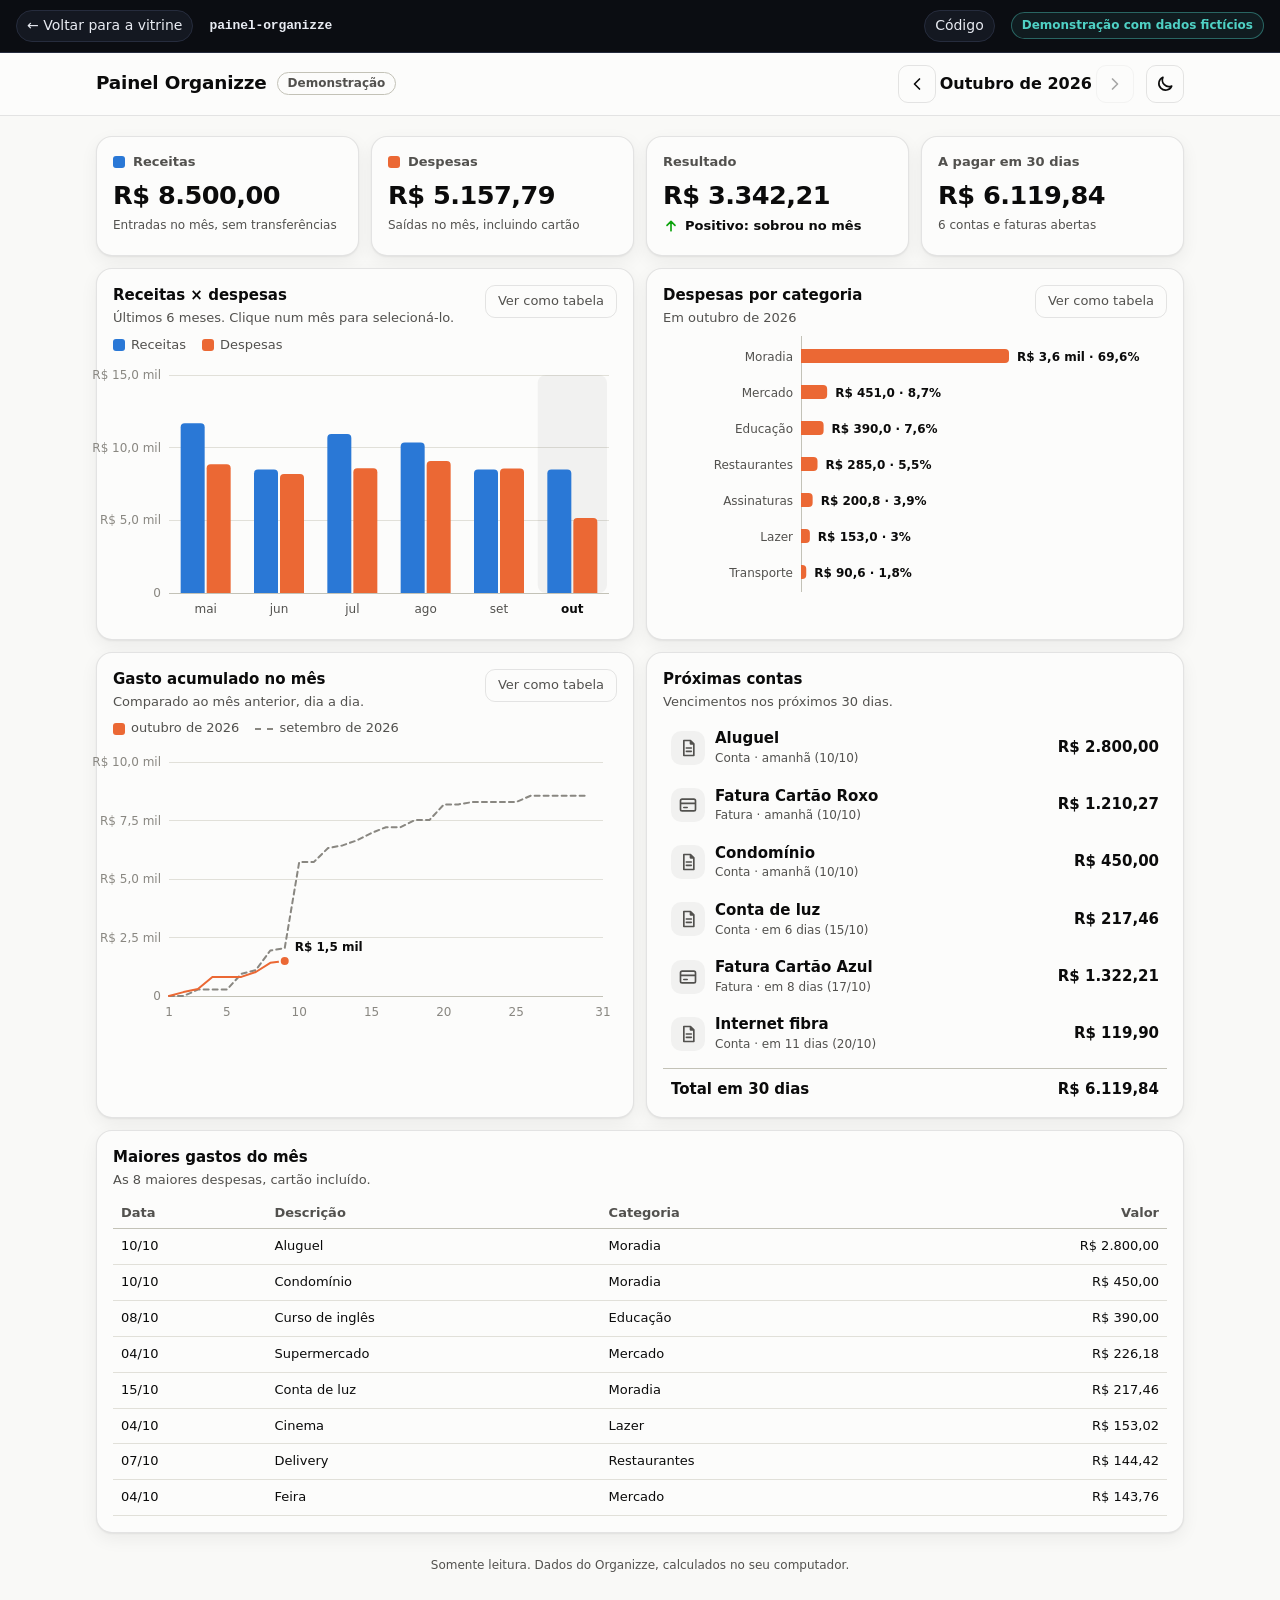
<file: demos/painel-organizze/index.html>
<!doctype html>
<html lang="pt-BR">
<head>
  <meta charset="utf-8">
  <meta name="viewport" content="width=device-width, initial-scale=1">
  <title>Painel Organizze · Demo</title>
  <meta name="description" content="Painel financeiro pessoal para o Organizze.">
  <meta name="color-scheme" content="light dark">
  <link rel="icon" href="data:image/svg+xml,%3Csvg xmlns='http://www.w3.org/2000/svg' viewBox='0 0 32 32'%3E%3Crect width='32' height='32' rx='8' fill='%232a78d6'/%3E%3Crect x='7' y='15' width='5' height='10' rx='1.5' fill='%23fff'/%3E%3Crect x='14' y='8' width='5' height='17' rx='1.5' fill='%23fff'/%3E%3Crect x='21' y='12' width='5' height='13' rx='1.5' fill='%23fff'/%3E%3C/svg%3E">
  <link rel="stylesheet" href="estilo.css">
  <link rel="stylesheet" href="../../assets/demo-barra.css">
  <script src="tema.js"></script>
</head>
<body>
  <nav class="demo-barra" aria-label="Navegação da demonstração">
    <a class="demo-voltar" href="../../">&larr; Voltar para a vitrine</a>
    <strong class="demo-nome">painel-organizze</strong>
    <a class="demo-codigo" href="https://github.com/srlorenzos/painel-organizze" target="_blank" rel="noopener">Código</a>
    <span class="demo-selo">Demonstração com dados fictícios</span>
  </nav>
  <a class="pular" href="#principal">Pular para o conteúdo</a>

  <header class="topo">
    <div class="topo-interno">
      <div class="marca">
        <h1>Painel Organizze</h1>
        <span id="selo-demo" class="selo" hidden>Demonstração</span>
      </div>
      <div class="seletor" role="group" aria-label="Seletor de mês">
        <button type="button" id="mes-anterior" class="botao-icone" aria-label="Mês anterior"></button>
        <span id="mes-rotulo" class="mes-rotulo">&nbsp;</span>
        <button type="button" id="mes-proximo" class="botao-icone" aria-label="Próximo mês"></button>
      </div>
      <button type="button" id="tema" class="botao-icone" aria-label="Alternar tema claro e escuro"></button>
    </div>
  </header>

  <main id="principal" class="pagina">
    <div id="erro" class="erro" role="alert" hidden>
      <span id="erro-msg"></span>
      <button type="button" id="erro-repetir" class="botao">Tentar de novo</button>
    </div>
    <p id="status" class="so-leitor" role="status" aria-live="polite"></p>

    <section class="kpis" aria-label="Resumo do mês">
      <article class="card kpi" id="kpi-receitas">
        <h2><span class="chave rec" aria-hidden="true"></span>Receitas</h2>
        <p class="kpi-valor esqueleto">&nbsp;</p>
        <p class="kpi-sub">Entradas no mês, sem transferências</p>
      </article>
      <article class="card kpi" id="kpi-despesas">
        <h2><span class="chave desp" aria-hidden="true"></span>Despesas</h2>
        <p class="kpi-valor esqueleto">&nbsp;</p>
        <p class="kpi-sub">Saídas no mês, incluindo cartão</p>
      </article>
      <article class="card kpi" id="kpi-resultado">
        <h2>Resultado</h2>
        <p class="kpi-valor esqueleto">&nbsp;</p>
        <p class="kpi-sub"><span class="indicador"></span></p>
      </article>
      <article class="card kpi" id="kpi-apagar">
        <h2>A pagar em 30 dias</h2>
        <p class="kpi-valor esqueleto">&nbsp;</p>
        <p class="kpi-sub">Contas e faturas abertas</p>
      </article>
    </section>

    <div class="grade">
      <section class="card" id="card-meses" aria-labelledby="t-meses">
        <div class="card-topo">
          <div>
            <h2 id="t-meses">Receitas × despesas</h2>
            <p class="sub">Últimos 6 meses. Clique num mês para selecioná-lo.</p>
          </div>
          <button type="button" class="botao" data-alternar="card-meses" aria-pressed="false">Ver como tabela</button>
        </div>
        <ul class="legenda" aria-label="Legenda">
          <li><span class="chave rec" aria-hidden="true"></span>Receitas</li>
          <li><span class="chave desp" aria-hidden="true"></span>Despesas</li>
        </ul>
        <div class="vista-grafico grafico" id="g-meses"><div class="esqueleto bloco" aria-hidden="true"></div></div>
        <div class="vista-tabela" hidden></div>
      </section>

      <section class="card" id="card-categorias" aria-labelledby="t-cat">
        <div class="card-topo">
          <div>
            <h2 id="t-cat">Despesas por categoria</h2>
            <p class="sub" id="sub-cat">No mês selecionado</p>
          </div>
          <button type="button" class="botao" data-alternar="card-categorias" aria-pressed="false">Ver como tabela</button>
        </div>
        <div class="vista-grafico grafico" id="g-categorias"><div class="esqueleto bloco" aria-hidden="true"></div></div>
        <div class="vista-tabela" hidden></div>
      </section>

      <section class="card" id="card-acumulado" aria-labelledby="t-acum">
        <div class="card-topo">
          <div>
            <h2 id="t-acum">Gasto acumulado no mês</h2>
            <p class="sub">Comparado ao mês anterior, dia a dia.</p>
          </div>
          <button type="button" class="botao" data-alternar="card-acumulado" aria-pressed="false">Ver como tabela</button>
        </div>
        <ul class="legenda" aria-label="Legenda">
          <li><span class="chave desp" aria-hidden="true"></span><span id="leg-atual">Este mês</span></li>
          <li><span class="chave ant" aria-hidden="true"></span><span id="leg-ant">Mês anterior</span></li>
        </ul>
        <div class="vista-grafico grafico" id="g-acumulado"><div class="esqueleto bloco" aria-hidden="true"></div></div>
        <div class="vista-tabela" hidden></div>
      </section>

      <section class="card" aria-labelledby="t-contas">
        <div class="card-topo">
          <div>
            <h2 id="t-contas">Próximas contas</h2>
            <p class="sub">Vencimentos nos próximos 30 dias.</p>
          </div>
        </div>
        <div id="contas"><div class="esqueleto bloco" aria-hidden="true"></div></div>
      </section>

      <section class="card largo" aria-labelledby="t-maiores">
        <div class="card-topo">
          <div>
            <h2 id="t-maiores">Maiores gastos do mês</h2>
            <p class="sub">As 8 maiores despesas, cartão incluído.</p>
          </div>
        </div>
        <div id="maiores"><div class="esqueleto bloco" aria-hidden="true"></div></div>
      </section>
    </div>

    <footer class="rodape">Somente leitura. Dados do Organizze, calculados no seu computador.</footer>
  </main>

  <div id="tooltip" class="tooltip" role="tooltip" hidden></div>
  <script type="module" src="app.js"></script>
</body>
</html>
</file>
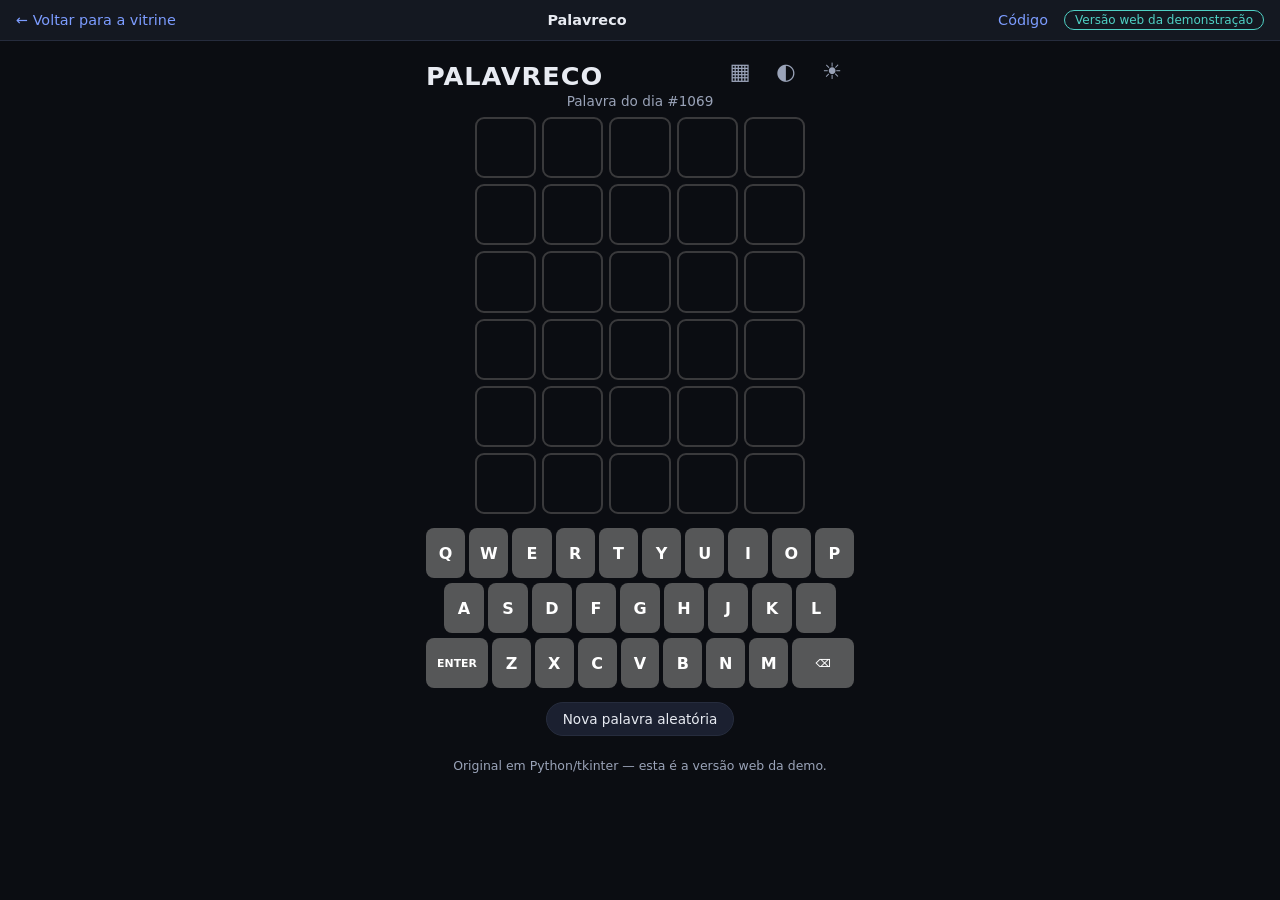
<file: demos/palavreco/index.html>
<!doctype html>
<html lang="pt-BR">
<head>
<meta charset="utf-8">
<meta name="viewport" content="width=device-width, initial-scale=1">
<title>Palavreco — demo web</title>
<meta name="description" content="Versão web do Palavreco, o jogo de adivinhar a palavra de 5 letras em português.">
<link rel="stylesheet" href="estilo.css">
</head>
<body>
<header class="barra">
  <a class="voltar" href="../../">← Voltar para a vitrine</a>
  <strong class="nome">Palavreco</strong>
  <a class="codigo" href="https://github.com/srlorenzos/palavreco" target="_blank" rel="noopener">Código</a>
  <span class="selo">Versão web da demonstração</span>
</header>

<main class="jogo">
  <div class="cabecalho">
    <h1>PALAVRECO</h1>
    <div class="acoes">
      <button id="b-stats" class="icone" type="button" aria-label="Estatísticas" title="Estatísticas (F4)">▦</button>
      <button id="b-contraste" class="icone" type="button" aria-label="Alto contraste" aria-pressed="false" title="Alto contraste (F3)">◐</button>
      <button id="b-tema" class="icone" type="button" aria-label="Alternar tema claro/escuro" title="Tema claro/escuro (F2)">☀</button>
    </div>
  </div>
  <p id="subtitulo" class="subtitulo">Carregando…</p>

  <div id="grade" class="grade" role="grid" aria-label="Tentativas"></div>
  <div id="teclado" class="teclado" aria-label="Teclado virtual"></div>

  <button id="b-livre" class="modo-livre" type="button">Nova palavra aleatória</button>
  <p id="status" class="sr" aria-live="polite"></p>
  <p class="nota">Original em Python/tkinter — esta é a versão web da demo.</p>
</main>

<div id="toast" class="toast" role="status" hidden></div>

<div id="modal" class="fundo-modal" hidden>
  <div class="modal" role="dialog" aria-modal="true" aria-labelledby="m-titulo">
    <h2 id="m-titulo">ESTATÍSTICAS</h2>
    <div class="numeros" id="m-numeros"></div>
    <h3>DISTRIBUIÇÃO DE TENTATIVAS</h3>
    <div class="barras" id="m-barras"></div>
    <p id="m-final" class="final"></p>
    <div class="botoes" id="m-botoes"></div>
  </div>
</div>

<script src="palavras.js"></script>
<script src="nucleo.js"></script>
<script src="app.js"></script>
</body>
</html>
</file>
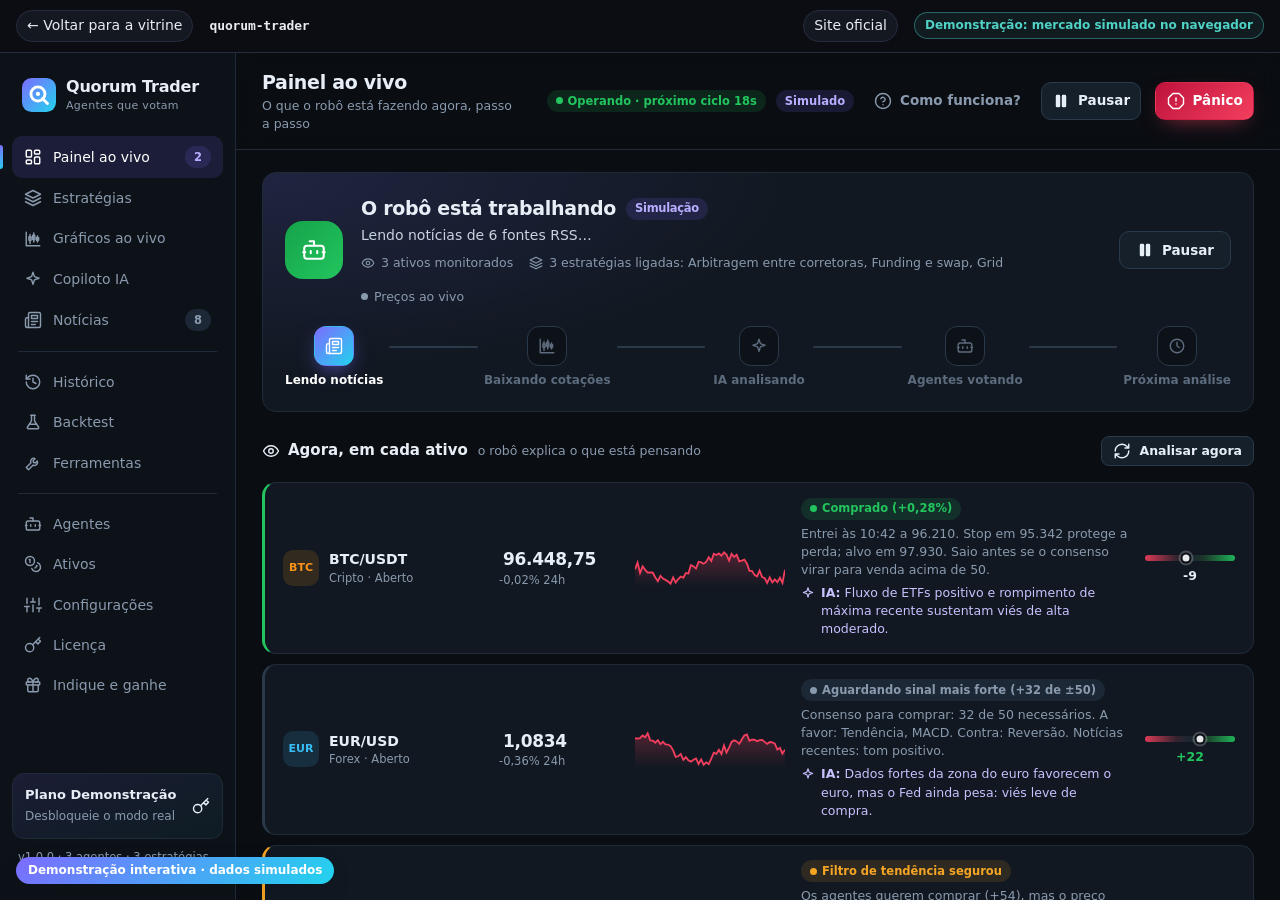
<file: demos/quorum-trader/index.html>
<!doctype html>
<html lang="pt-BR">
<head>
  <meta charset="utf-8">
  <meta name="viewport" content="width=device-width, initial-scale=1">
  <meta name="description" content="Demo do Quorum Trader: o aplicativo desktop de trade rodando no navegador com dados simulados.">
  <title>Quorum Trader · Demo</title>
  <link rel="icon" href="favicon.svg" type="image/svg+xml">
  <link rel="stylesheet" href="../../assets/demo-barra.css">
  <style>
    html, body { margin: 0; height: 100%; background: #0A0E13; }
    body { display: flex; flex-direction: column; }
    .palco { flex: 1; position: relative; overflow: hidden; }
    .palco iframe { position: absolute; top: 0; left: 0; border: 0; transform-origin: 0 0; }
    .aviso-tela { display: none; color: #8A9AAE; font: 14px/1.5 system-ui, sans-serif; padding: 10px 16px; background: #111821; border-bottom: 1px solid #1F2B38; }
    @media (max-width: 900px) { .aviso-tela { display: block; } }
  </style>
</head>
<body>
  <nav class="demo-barra" aria-label="Navegação da demonstração">
    <a class="demo-voltar" href="../../">&larr; Voltar para a vitrine</a>
    <strong class="demo-nome">quorum-trader</strong>
    <a class="demo-codigo" href="https://quorum-trader.netlify.app" target="_blank" rel="noopener">Site oficial</a>
    <span class="demo-selo">Demonstração: mercado simulado no navegador</span>
  </nav>
  <div class="aviso-tela">Este é um app de desktop — a demo foi reduzida para caber na sua tela.</div>
  <div class="palco" id="palco"><iframe src="app.html" title="Quorum Trader — demonstração"></iframe></div>
  <script src="palco.js"></script>
</body>
</html>
</file>
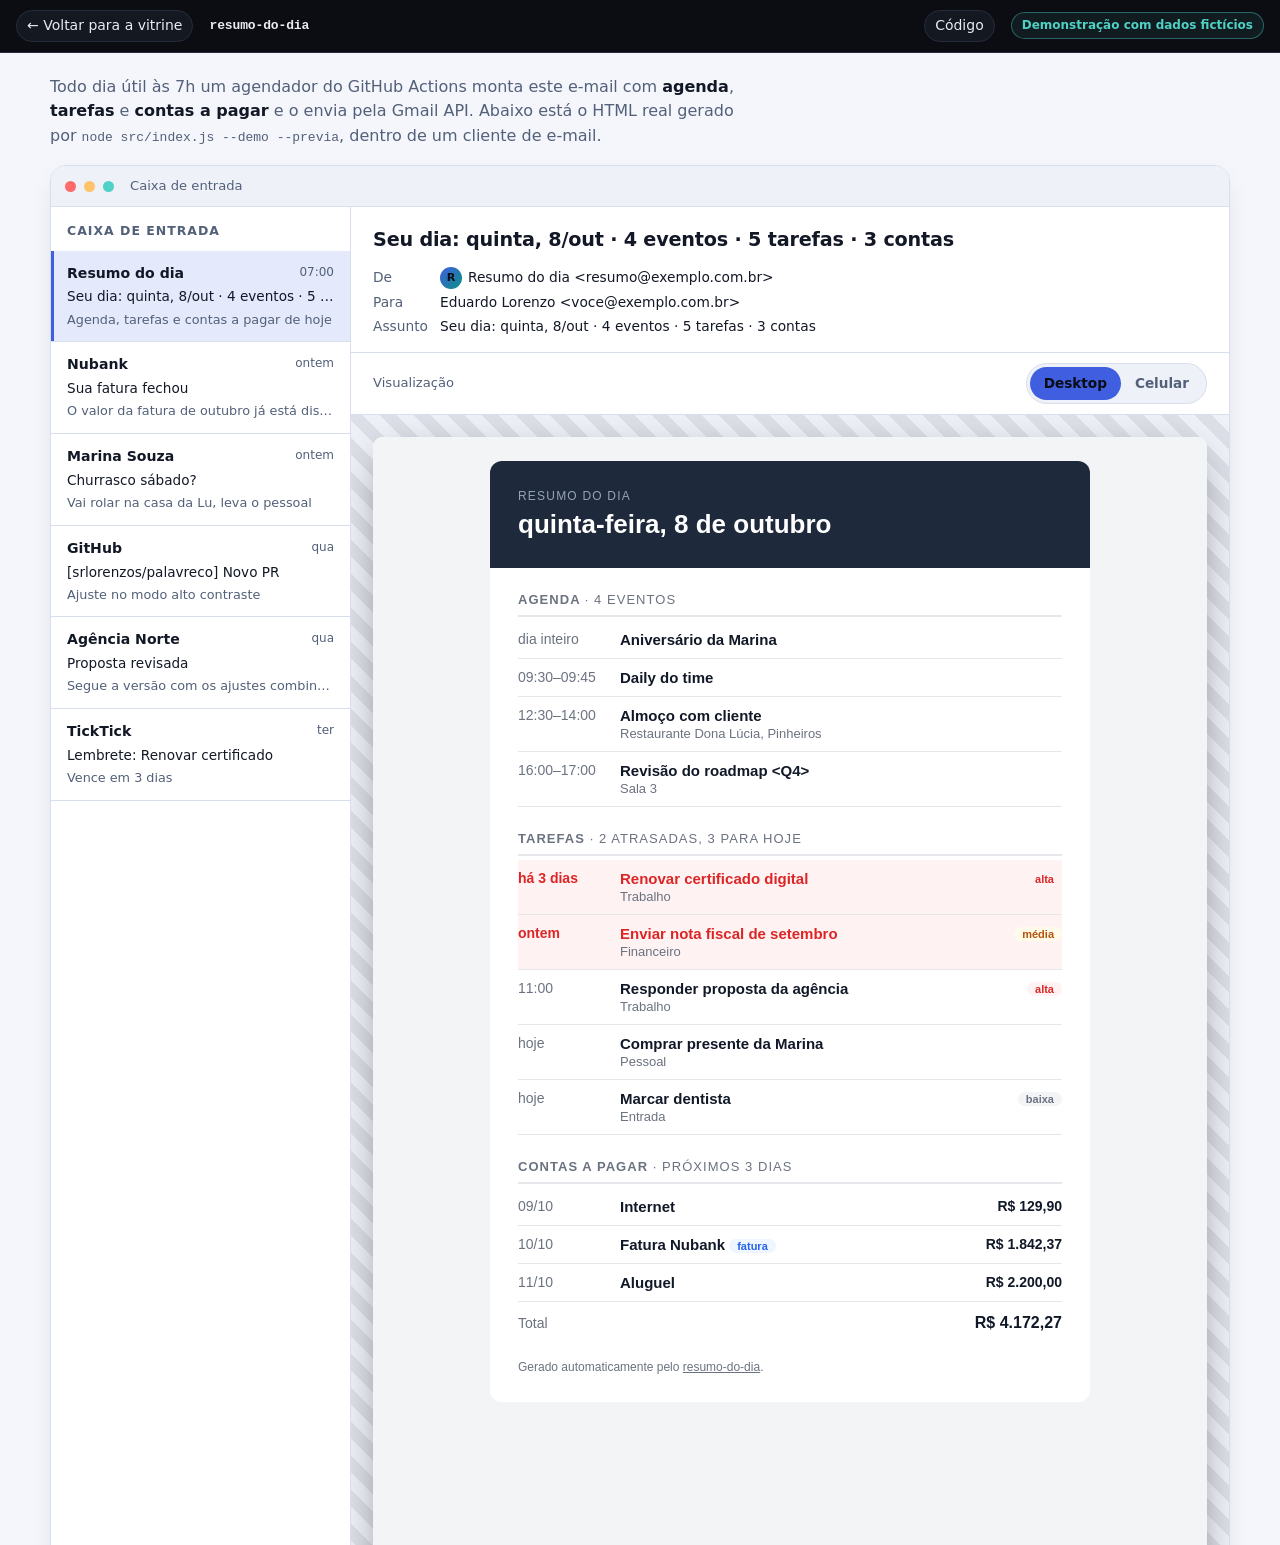
<file: demos/resumo-do-dia/index.html>
<!doctype html>
<html lang="pt-BR">
<head>
  <meta charset="utf-8">
  <meta name="viewport" content="width=device-width, initial-scale=1">
  <title>resumo-do-dia · Demo</title>
  <meta name="description" content="Demonstração do resumo-do-dia: o e-mail diário com agenda, tarefas e contas a pagar, dentro de um cliente de e-mail.">
  <link rel="icon" href="../../assets/favicon.svg" type="image/svg+xml">
  <link rel="stylesheet" href="../../assets/base.css">
  <link rel="stylesheet" href="../../assets/demo-barra.css">
  <script src="../../assets/tema.js"></script>
  <style>
    body { min-height: 100vh; display: flex; flex-direction: column; }
    .app { flex: 1; width: min(1180px, 100% - 24px); margin: 22px auto 40px; }
    .intro { margin: 0 0 16px; color: var(--texto-2); max-width: 70ch; }
    .intro b { color: var(--texto); }
    .janela { background: var(--superficie); border: 1px solid var(--borda); border-radius: 16px; overflow: hidden; box-shadow: var(--sombra); }
    .janela-barra { display: flex; align-items: center; gap: 8px; padding: 10px 14px; background: var(--superficie-2); border-bottom: 1px solid var(--borda); }
    .janela-barra i { width: 11px; height: 11px; border-radius: 50%; background: var(--borda); }
    .janela-barra i:nth-child(1) { background: #ff6b6b; } .janela-barra i:nth-child(2) { background: #ffc46b; } .janela-barra i:nth-child(3) { background: #4fd1c5; }
    .janela-barra span { margin-left: 8px; font-size: .82rem; color: var(--texto-2); }
    .cliente { display: grid; grid-template-columns: 300px 1fr; min-height: 640px; }
    .lista { border-right: 1px solid var(--borda); background: var(--superficie); overflow: hidden; }
    .lista h2 { margin: 0; padding: 14px 16px 10px; font-size: .78rem; letter-spacing: .08em; text-transform: uppercase; color: var(--texto-2); }
    .item { display: block; width: 100%; text-align: left; background: none; border: 0; border-bottom: 1px solid var(--borda); padding: 12px 16px; cursor: default; color: var(--texto-2); }
    .item .l1 { display: flex; justify-content: space-between; gap: 8px; font-size: .88rem; color: var(--texto); font-weight: 600; }
    .item .l1 time { font-weight: 400; font-size: .75rem; color: var(--texto-2); flex: none; }
    .item .l2 { font-size: .85rem; margin-top: 2px; white-space: nowrap; overflow: hidden; text-overflow: ellipsis; color: var(--texto); }
    .item .l3 { font-size: .8rem; margin-top: 2px; white-space: nowrap; overflow: hidden; text-overflow: ellipsis; }
    .item.sel { background: color-mix(in srgb, var(--destaque) 14%, var(--superficie)); box-shadow: inset 3px 0 0 var(--destaque); cursor: default; }
    .item.nao-lido .l1 { font-weight: 750; }
    .leitura { display: flex; flex-direction: column; background: var(--superficie-2); min-width: 0; }
    .cabecalho { padding: 18px 22px 14px; background: var(--superficie); border-bottom: 1px solid var(--borda); }
    .cabecalho h1 { font-size: 1.2rem; margin: 0 0 12px; letter-spacing: -.01em; }
    .meta { display: grid; grid-template-columns: auto 1fr; gap: 3px 12px; margin: 0; font-size: .86rem; }
    .meta dt { color: var(--texto-2); }
    .meta dd { margin: 0; min-width: 0; overflow-wrap: anywhere; }
    .avatar { display: inline-grid; place-items: center; width: 22px; height: 22px; border-radius: 50%; background: linear-gradient(135deg, var(--destaque), var(--destaque-2)); color: #0a0d16; font-size: .7rem; font-weight: 800; vertical-align: middle; margin-right: 6px; }
    .ferramentas { display: flex; align-items: center; gap: 10px; padding: 10px 22px; border-bottom: 1px solid var(--borda); background: var(--superficie); flex-wrap: wrap; }
    .ferramentas .rot { font-size: .82rem; color: var(--texto-2); margin-right: auto; }
    .alterna { display: inline-flex; padding: 3px; border-radius: 999px; background: var(--superficie-2); border: 1px solid var(--borda); }
    .alterna button { border: 0; background: transparent; padding: 6px 14px; border-radius: 999px; cursor: pointer; font-size: .85rem; font-weight: 600; color: var(--texto-2); }
    .alterna button[aria-pressed="true"] { background: var(--destaque); color: #0a0d16; }
    .corpo { padding: 22px; overflow: auto; flex: 1; display: flex; justify-content: center; align-items: flex-start; background: repeating-linear-gradient(45deg, var(--superficie-2), var(--superficie-2) 12px, color-mix(in srgb, var(--superficie-2) 92%, var(--texto)) 12px, color-mix(in srgb, var(--superficie-2) 92%, var(--texto)) 24px); }
    .moldura { width: 100%; max-width: 100%; transition: width .45s cubic-bezier(.2,.7,.2,1); background: #f3f4f6; border-radius: 10px; overflow: hidden; box-shadow: 0 12px 40px -12px rgb(0 0 0 / .5); }
    .moldura.celular { width: 390px; border-radius: 28px; border: 8px solid #222836; background: #f3f4f6; }
    .moldura iframe { display: block; width: 100%; height: 760px; border: 0; background: #f3f4f6; }
    .nota { margin: 14px 2px 0; font-size: .85rem; color: var(--texto-2); }
    @media (max-width: 860px) {
      .cliente { grid-template-columns: 1fr; }
      .lista { display: none; }
      .moldura.celular { width: 100%; max-width: 390px; }
      .corpo { padding: 12px; }
      .cabecalho, .ferramentas { padding-inline: 14px; }
    }
    @media (prefers-reduced-motion: reduce) { .moldura { transition: none; } }
  </style>
</head>
<body>
  <nav class="demo-barra" aria-label="Navegação da demonstração">
    <a class="demo-voltar" href="../../">&larr; Voltar para a vitrine</a>
    <strong class="demo-nome">resumo-do-dia</strong>
    <a class="demo-codigo" href="https://github.com/srlorenzos/resumo-do-dia" target="_blank" rel="noopener">Código</a>
    <span class="demo-selo">Demonstração com dados fictícios</span>
  </nav>

  <main class="app">
    <p class="intro">Todo dia útil às 7h um agendador do GitHub Actions monta este e-mail com <b>agenda</b>, <b>tarefas</b> e <b>contas a pagar</b> e o envia pela Gmail API. Abaixo está o HTML real gerado por <code>node src/index.js --demo --previa</code>, dentro de um cliente de e-mail.</p>

    <div class="janela">
      <div class="janela-barra" aria-hidden="true"><i></i><i></i><i></i><span>Caixa de entrada</span></div>
      <div class="cliente">
        <aside class="lista" aria-label="Lista de e-mails (ilustrativa)">
          <h2>Caixa de entrada</h2>
          <div class="item sel nao-lido" aria-current="true">
            <div class="l1"><span>Resumo do dia</span><time>07:00</time></div>
            <div class="l2" id="lista-assunto">Seu dia</div>
            <div class="l3">Agenda, tarefas e contas a pagar de hoje</div>
          </div>
          <div class="item"><div class="l1"><span>Nubank</span><time>ontem</time></div><div class="l2">Sua fatura fechou</div><div class="l3">O valor da fatura de outubro já está disponível</div></div>
          <div class="item"><div class="l1"><span>Marina Souza</span><time>ontem</time></div><div class="l2">Churrasco sábado?</div><div class="l3">Vai rolar na casa da Lu, leva o pessoal</div></div>
          <div class="item"><div class="l1"><span>GitHub</span><time>qua</time></div><div class="l2">[srlorenzos/palavreco] Novo PR</div><div class="l3">Ajuste no modo alto contraste</div></div>
          <div class="item"><div class="l1"><span>Agência Norte</span><time>qua</time></div><div class="l2">Proposta revisada</div><div class="l3">Segue a versão com os ajustes combinados</div></div>
          <div class="item"><div class="l1"><span>TickTick</span><time>ter</time></div><div class="l2">Lembrete: Renovar certificado</div><div class="l3">Vence em 3 dias</div></div>
        </aside>

        <section class="leitura" aria-label="E-mail aberto">
          <div class="cabecalho">
            <h1 id="assunto">Seu dia</h1>
            <dl class="meta">
              <dt>De</dt><dd><span class="avatar" aria-hidden="true">R</span>Resumo do dia &lt;resumo@exemplo.com.br&gt;</dd>
              <dt>Para</dt><dd>Eduardo Lorenzo &lt;voce@exemplo.com.br&gt;</dd>
              <dt>Assunto</dt><dd id="assunto2">Seu dia</dd>
            </dl>
          </div>
          <div class="ferramentas">
            <span class="rot">Visualização</span>
            <div class="alterna" role="group" aria-label="Largura da visualização">
              <button type="button" id="b-desktop" aria-pressed="true">Desktop</button>
              <button type="button" id="b-celular" aria-pressed="false">Celular</button>
            </div>
          </div>
          <div class="corpo">
            <div class="moldura" id="moldura">
              <iframe id="quadro" src="previa.html" title="Prévia do e-mail Seu dia" sandbox="allow-same-origin" loading="eager"></iframe>
            </div>
          </div>
        </section>
      </div>
    </div>
    <p class="nota">O e-mail usa tabelas e estilos inline, com largura máxima de 600 px, para renderizar bem no Gmail, no Outlook e no celular. O quadro acima roda em um iframe com <code>sandbox</code>, sem scripts.</p>
  </main>

  <script src="demo.js"></script>
</body>
</html>
</file>
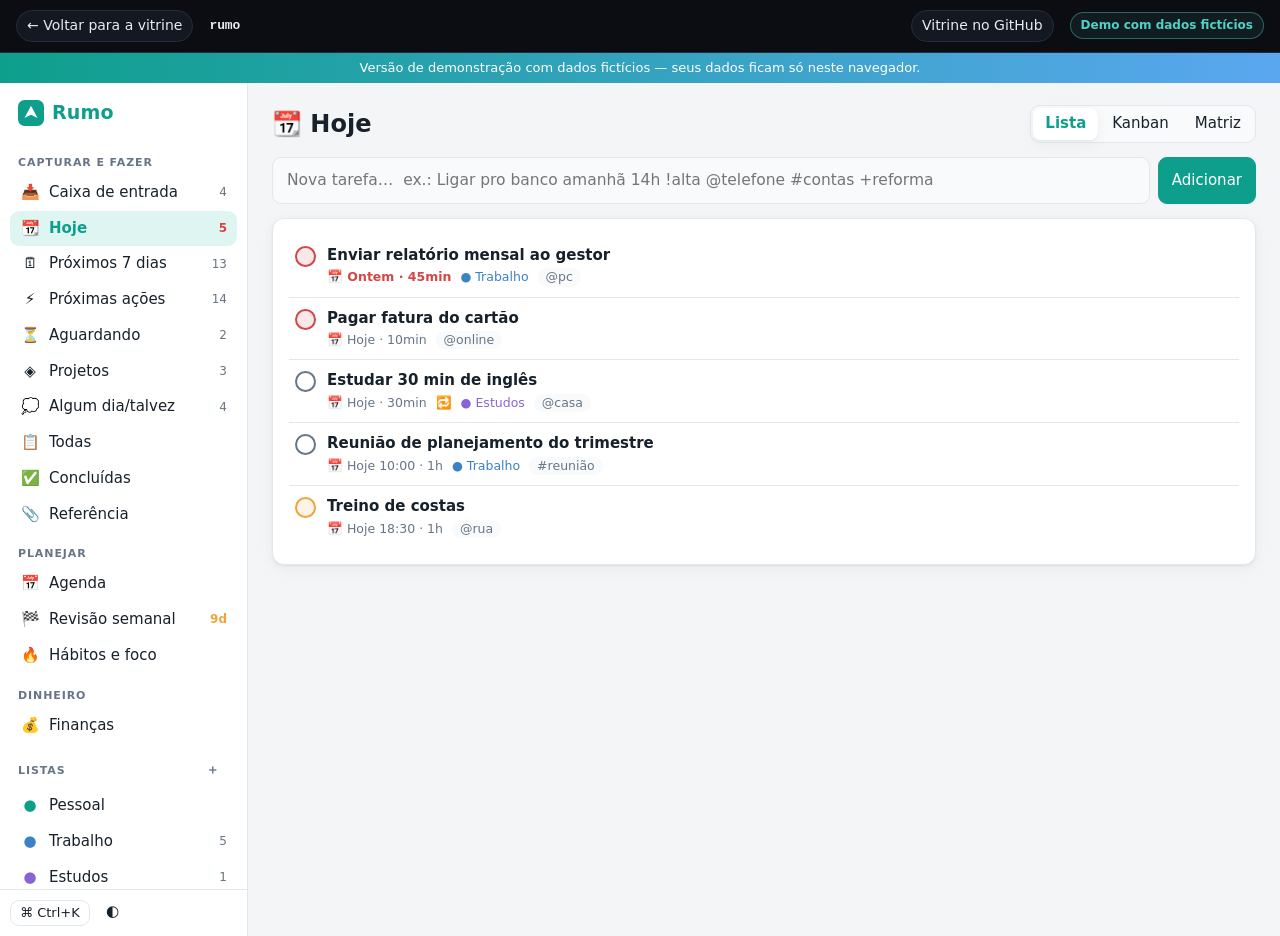
<file: demos/rumo/index.html>
<!doctype html>
<html lang="pt-BR">
<head>
<meta charset="utf-8">
<meta name="viewport" content="width=device-width, initial-scale=1">
<meta name="theme-color" content="#0e9f8c">
<meta name="description" content="Rumo — tarefas com GTD, agenda, finanças com Open Finance e hábitos num só app.">
<title>Rumo</title>
<link rel="manifest" href="manifest.webmanifest">
<link rel="icon" href="assets/icon.svg" type="image/svg+xml">
<link rel="stylesheet" href="/assets/demo-barra.css">
<link rel="stylesheet" href="style.css">
<link rel="stylesheet" href="embed.css">
</head>
<body class="embed">
<header class="demo-barra"><a href="../../">← Voltar para a vitrine</a><strong class="demo-nome">rumo</strong><a class="demo-codigo" href="https://github.com/srlorenzos/rumo-showcase" target="_blank" rel="noopener">Vitrine no GitHub</a><span class="demo-selo">Demo com dados fictícios</span></header>
<div id="demoBanner" class="demo-banner hide">Versão de demonstração com dados fictícios — seus dados ficam só neste navegador.</div>
<div id="shell">
  <aside id="nav">
    <div class="brand"><svg viewBox="0 0 32 32" aria-hidden="true"><rect width="32" height="32" rx="8" fill="#0e9f8c"/><path d="M8 22 L16 7 L24 22 L16 18 Z" fill="#fff"/></svg>Rumo</div>
    <div id="navscroll"></div>
    <div id="navfoot"><button id="bPalette" class="sm" title="Paleta de comandos (Ctrl+K)">⌘ Ctrl+K</button><button id="bTheme" class="sm ghost" title="Tema">🌓</button></div>
  </aside>
  <main id="main"></main>
</div>
<dialog id="dlg"></dialog>
<dialog id="palette"><input id="pin" placeholder="Buscar tarefas, ir para…, criar…" autocomplete="off"><div class="plist" id="plist"></div></dialog>
<div id="toasts"></div>
<script src="demo-flag.js"></script>
<script src="src/util.js"></script>
<script src="src/store.js"></script>
<script src="src/gtd.js"></script>
<script src="src/tasks.js"></script>
<script src="src/agenda.js"></script>
<script src="src/finance.js"></script>
<script src="src/openfinance.js"></script>
<script src="src/habits.js"></script>
<script src="src/integrations.js"></script>
<script src="src/ai.js"></script>
<script src="src/sample.js"></script>
<script src="src/settings.js"></script>
<script src="src/app.js"></script>
<script src="src/boot.js"></script>
</body>
</html>
</file>
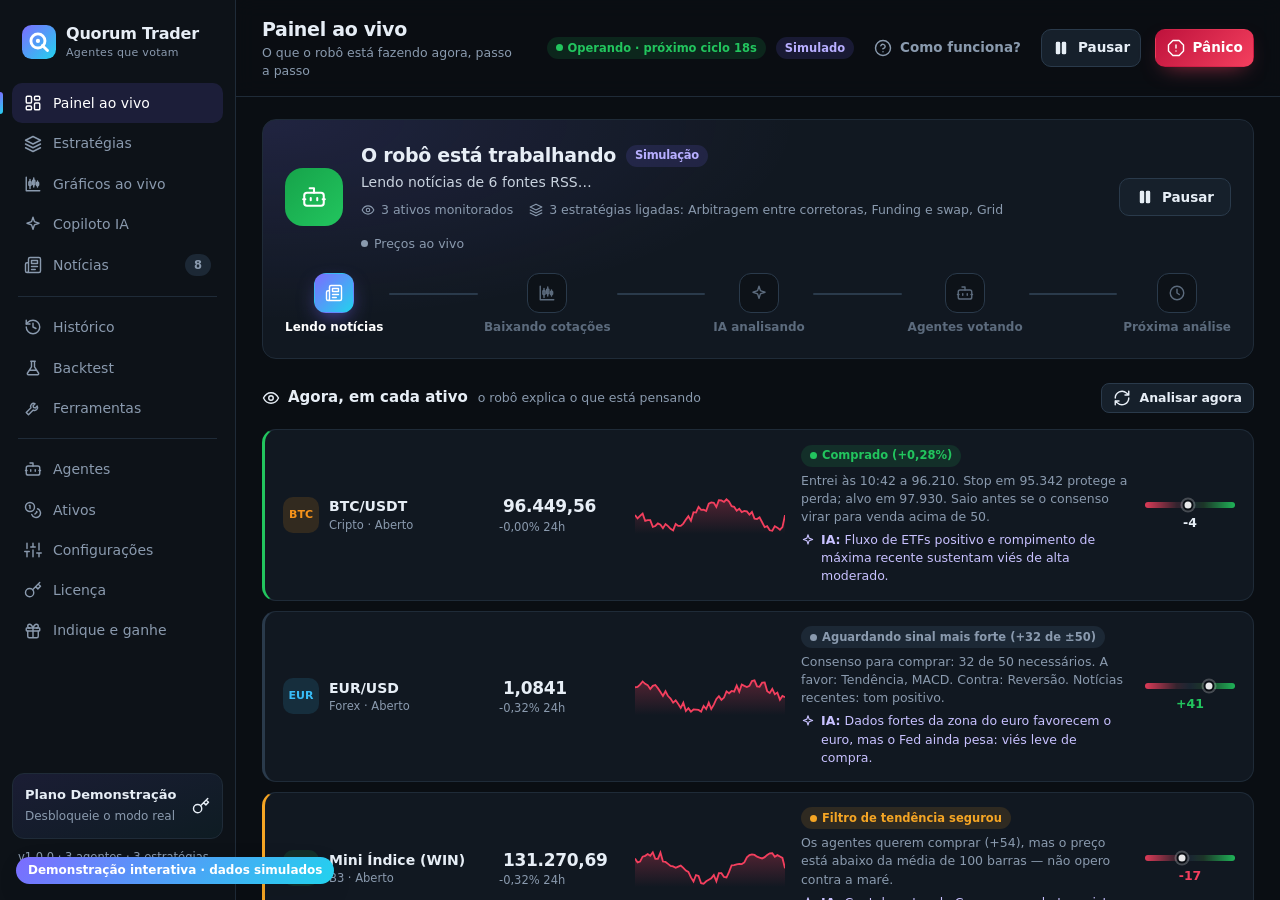
<file: demos/quorum-trader/app.html>
<!doctype html>
<html lang="pt-BR">
<head>
<meta charset="utf-8">
<meta name="viewport" content="width=device-width, initial-scale=1">
<title>Quorum Trader</title>
<style>
:root{
  --bg:#0A0E13; --bg2:#0D1218; --surface:#111821; --surface2:#16202B; --surface3:#1C2835;
  --border:#1F2B38; --border2:#2A3A4B; --text:#E7EEF6; --muted:#8A9AAE; --faint:#5C6B7D;
  --brand:#7C6CFF; --brand2:#22D3EE; --brand-soft:rgba(124,108,255,.14);
  --up:#22C55E; --up-soft:rgba(34,197,94,.13); --down:#F43F5E; --down-soft:rgba(244,63,94,.13);
  --warn:#F5A524; --warn-soft:rgba(245,165,36,.13); --info:#38BDF8;
  --r:14px; --r-sm:10px; --shadow:0 10px 30px -12px rgba(0,0,0,.6);
  --grad:linear-gradient(135deg,var(--brand),var(--brand2));
  --ease:cubic-bezier(.2,.8,.2,1);
}
*{box-sizing:border-box;margin:0;padding:0}
html,body{height:100%}
body{background:var(--bg);color:var(--text);font:14px/1.45 "Segoe UI Variable Text","Segoe UI",Inter,system-ui,sans-serif;
  overflow:hidden;-webkit-font-smoothing:antialiased;user-select:none}
input,textarea,select,button{font:inherit;color:inherit}
.num{font-variant-numeric:tabular-nums;font-feature-settings:"tnum"}
::-webkit-scrollbar{width:10px;height:10px}::-webkit-scrollbar-thumb{background:#223040;border-radius:10px;border:3px solid var(--bg)}
::-webkit-scrollbar-track{background:transparent}
svg.i{width:18px;height:18px;stroke:currentColor;fill:none;stroke-width:1.9;stroke-linecap:round;stroke-linejoin:round;flex:none}
svg.i.f{fill:currentColor;stroke:none}

/* ---------- layout */
.app{display:grid;grid-template-columns:236px 1fr;height:100vh}
aside{background:var(--bg2);border-right:1px solid var(--border);display:flex;flex-direction:column;padding:18px 12px;gap:4px}
.logo{display:flex;align-items:center;gap:10px;padding:4px 10px 18px;font-weight:700;font-size:16px;letter-spacing:-.2px}
.logo small{display:block;font-weight:500;font-size:11px;color:var(--muted);letter-spacing:.3px}
.nav{display:flex;align-items:center;gap:11px;padding:10px 12px;border-radius:10px;color:var(--muted);cursor:pointer;
  transition:background .18s var(--ease),color .18s var(--ease),transform .18s var(--ease);position:relative;font-weight:500}
.nav:hover{background:var(--surface);color:var(--text);transform:translateX(2px)}
.nav.on{background:var(--brand-soft);color:#fff}
.nav.on::before{content:"";position:absolute;left:-12px;top:9px;bottom:9px;width:3px;border-radius:0 3px 3px 0;background:var(--grad)}
.nav .badge{margin-left:auto}
.nav-sep{height:1px;background:var(--border);margin:10px 6px}
.side-foot{margin-top:auto;display:flex;flex-direction:column;gap:10px}
.plan-card{border:1px solid var(--border);background:linear-gradient(160deg,rgba(124,108,255,.12),rgba(34,211,238,.05));
  border-radius:12px;padding:12px;cursor:pointer;transition:border-color .2s,transform .2s var(--ease)}
.plan-card:hover{border-color:var(--brand);transform:translateY(-2px)}
.plan-card b{display:block;font-size:13px}.plan-card span{font-size:12px;color:var(--muted)}
main{display:flex;flex-direction:column;min-width:0;height:100vh}
header{display:flex;align-items:center;gap:14px;padding:16px 26px;border-bottom:1px solid var(--border);background:rgba(10,14,19,.8);backdrop-filter:blur(10px)}
header h1{font-size:19px;font-weight:650;letter-spacing:-.3px}
header .sub{color:var(--muted);font-size:12.5px}
.grow{flex:1}
.content{flex:1;overflow:auto;padding:22px 26px 40px}
.page{animation:in .35s var(--ease)}
@keyframes in{from{opacity:0;transform:translateY(6px)}to{opacity:1;transform:none}}

/* ---------- componentes */
.btn{--c:var(--surface2);display:inline-flex;align-items:center;justify-content:center;gap:8px;height:38px;padding:0 16px;border-radius:10px;
  border:1px solid var(--border2);background:var(--c);cursor:pointer;font-weight:600;font-size:13.5px;white-space:nowrap;position:relative;overflow:hidden;
  transition:transform .15s var(--ease),box-shadow .2s var(--ease),background .2s,border-color .2s,filter .2s}
.btn:hover{border-color:#3A4E63;transform:translateY(-1px);box-shadow:0 6px 18px -8px rgba(0,0,0,.7)}
.btn:active{transform:translateY(0) scale(.98)}
.btn:focus-visible,.nav:focus-visible,.sw:focus-within{outline:2px solid var(--brand);outline-offset:2px}
.btn.pri{background:var(--grad);border-color:transparent;color:#fff;box-shadow:0 8px 22px -10px rgba(124,108,255,.8)}
.btn.pri:hover{filter:brightness(1.1);box-shadow:0 10px 26px -8px rgba(124,108,255,.9)}
.btn.go{background:linear-gradient(135deg,#16A34A,#22C55E);border-color:transparent;color:#fff;box-shadow:0 8px 22px -10px rgba(34,197,94,.8)}
.btn.danger{background:linear-gradient(135deg,#BE123C,#F43F5E);border-color:transparent;color:#fff;box-shadow:0 8px 22px -10px rgba(244,63,94,.7)}
.btn.ghost{background:transparent;border-color:transparent;color:var(--muted)}
.btn.ghost:hover{background:var(--surface2);color:var(--text)}
.btn.sm{height:30px;padding:0 11px;font-size:12.5px;border-radius:8px}
.btn.icon{width:38px;padding:0}.btn.sm.icon{width:30px}
.btn[disabled]{opacity:.45;pointer-events:none}
.btn .ripple{position:absolute;border-radius:50%;transform:scale(0);background:rgba(255,255,255,.35);animation:rip .6s ease-out;pointer-events:none}
@keyframes rip{to{transform:scale(4);opacity:0}}
.btn.loading{color:transparent!important;pointer-events:none}
.btn.loading::after{content:"";position:absolute;width:16px;height:16px;border:2px solid rgba(255,255,255,.35);border-top-color:#fff;border-radius:50%;animation:spin .7s linear infinite}
@keyframes spin{to{transform:rotate(360deg)}}

.card{background:var(--surface);border:1px solid var(--border);border-radius:var(--r);padding:18px;transition:border-color .2s,transform .2s var(--ease),box-shadow .2s}
.card.hov:hover{border-color:var(--border2);transform:translateY(-2px);box-shadow:var(--shadow)}
.card h3{font-size:14px;font-weight:650;display:flex;align-items:center;gap:8px}
.card .hd{display:flex;align-items:center;gap:10px;margin-bottom:14px}
.muted{color:var(--muted)}.faint{color:var(--faint)}.up{color:var(--up)}.down{color:var(--down)}.warn{color:var(--warn)}
.grid{display:grid;gap:16px}
.g4{grid-template-columns:repeat(4,1fr)}.g3{grid-template-columns:repeat(3,1fr)}.g2{grid-template-columns:repeat(2,1fr)}
.g-main{grid-template-columns:minmax(0,2fr) minmax(300px,1fr)}
@media(max-width:1250px){.g4{grid-template-columns:repeat(2,1fr)}.g3{grid-template-columns:repeat(2,1fr)}}
.row{display:flex;align-items:center;gap:10px}.col{display:flex;flex-direction:column;gap:10px}.wrap{flex-wrap:wrap}
.mt{margin-top:16px}.mt2{margin-top:24px}.mb{margin-bottom:16px}

.kpi{position:relative;overflow:hidden}
.kpi .lbl{color:var(--muted);font-size:12.5px;font-weight:500;display:flex;align-items:center;gap:6px}
.kpi .val{font-size:25px;font-weight:700;letter-spacing:-.6px;margin-top:6px}
.kpi .foot{font-size:12px;color:var(--muted);margin-top:4px}
.kpi::after{content:"";position:absolute;right:-30px;top:-30px;width:110px;height:110px;border-radius:50%;background:radial-gradient(var(--glow,rgba(124,108,255,.18)),transparent 70%)}

.badge{display:inline-flex;align-items:center;gap:5px;height:22px;padding:0 9px;border-radius:99px;font-size:11.5px;font-weight:600;background:var(--surface3);color:var(--muted);white-space:nowrap}
.badge.up{background:var(--up-soft);color:var(--up)}.badge.down{background:var(--down-soft);color:var(--down)}
.badge.warn{background:var(--warn-soft);color:var(--warn)}.badge.brand{background:var(--brand-soft);color:#B7AEFF}
.dot{width:7px;height:7px;border-radius:50%;background:currentColor;flex:none}
.dot.pulse{box-shadow:0 0 0 0 currentColor;animation:pulse 1.8s infinite}
@keyframes pulse{0%{box-shadow:0 0 0 0 rgba(34,197,94,.6)}70%{box-shadow:0 0 0 8px rgba(34,197,94,0)}100%{box-shadow:0 0 0 0 rgba(34,197,94,0)}}

.sw{position:relative;display:inline-block;vertical-align:middle;width:40px;height:23px;flex:none;cursor:pointer}
.sw input{opacity:0;width:0;height:0;position:absolute}
.sw span{position:absolute;inset:0;background:var(--surface3);border:1px solid var(--border2);border-radius:99px;transition:.22s var(--ease)}
.sw span::after{content:"";position:absolute;width:17px;height:17px;left:2px;top:2px;border-radius:50%;background:#C9D3DF;transition:.22s var(--ease)}
.sw input:checked+span{background:var(--brand);border-color:var(--brand)}
.sw input:checked+span::after{transform:translateX(17px);background:#fff}
.sw input:disabled+span{opacity:.4;cursor:not-allowed}

.field{display:flex;flex-direction:column;gap:6px}
.field label{font-size:12.5px;color:var(--muted);font-weight:500;display:flex;justify-content:space-between}
.inp{height:40px;padding:0 12px;border-radius:10px;border:1px solid var(--border2);background:var(--bg2);outline:none;width:100%;
  transition:border-color .2s,box-shadow .2s;user-select:text}
textarea.inp{height:auto;padding:10px 12px;resize:vertical;min-height:90px;font-family:Consolas,monospace;font-size:12.5px}
.inp:hover{border-color:#36485C}.inp:focus{border-color:var(--brand);box-shadow:0 0 0 3px var(--brand-soft)}
select.inp{cursor:pointer}
.help{font-size:12px;color:var(--faint)}
input[type=range]{-webkit-appearance:none;width:100%;height:6px;border-radius:9px;background:linear-gradient(90deg,var(--brand) var(--p,50%),var(--surface3) var(--p,50%));outline:none;cursor:pointer}
input[type=range]::-webkit-slider-thumb{-webkit-appearance:none;width:18px;height:18px;border-radius:50%;background:#fff;border:3px solid var(--brand);box-shadow:0 2px 8px rgba(0,0,0,.5);transition:transform .15s}
input[type=range]::-webkit-slider-thumb:hover{transform:scale(1.2)}

.seg{display:inline-flex;background:var(--bg2);border:1px solid var(--border2);border-radius:11px;padding:3px;gap:3px}
.seg button{border:0;background:transparent;padding:7px 14px;border-radius:8px;cursor:pointer;color:var(--muted);font-weight:600;font-size:13px;transition:.18s var(--ease)}
.seg button:hover{color:var(--text);background:var(--surface2)}
.seg button.on{background:var(--surface3);color:#fff;box-shadow:0 2px 8px rgba(0,0,0,.35)}
.seg button.on.real{background:linear-gradient(135deg,#B45309,#F5A524);color:#1A1003}

[data-tip]{position:relative}
[data-tip]:hover::after{content:attr(data-tip);position:absolute;bottom:calc(100% + 8px);left:50%;transform:translateX(-50%);background:#05080C;border:1px solid var(--border2);
  color:var(--text);font-size:12px;font-weight:500;padding:6px 9px;border-radius:8px;white-space:pre;z-index:50;pointer-events:none;animation:in .15s;line-height:1.35;text-align:left;max-width:320px}

table{width:100%;border-collapse:collapse}
th{font-size:11.5px;text-transform:uppercase;letter-spacing:.5px;color:var(--faint);font-weight:600;text-align:left;padding:10px 12px;border-bottom:1px solid var(--border);cursor:pointer;white-space:nowrap}
th:hover{color:var(--text)}
td{padding:11px 12px;border-bottom:1px solid var(--border);font-size:13px}
tbody tr{transition:background .15s}tbody tr:hover{background:var(--surface2)}

.empty{display:flex;flex-direction:column;align-items:center;justify-content:center;gap:8px;padding:36px 20px;color:var(--muted);text-align:center}
.empty svg.i{width:34px;height:34px;color:var(--faint);stroke-width:1.5}

/* ---------- ativos */
.asset{cursor:default;position:relative}
.asset .top{display:flex;align-items:flex-start;gap:10px}
.asset .ic{width:38px;height:38px;border-radius:11px;display:grid;place-items:center;font-weight:800;font-size:12px;flex:none}
.asset .px{font-size:20px;font-weight:700;letter-spacing:-.4px;margin-top:10px}
.meter{position:relative;height:8px;border-radius:9px;background:linear-gradient(90deg,var(--down) 0%,#3A2530 35%,var(--surface3) 50%,#1F3A2A 65%,var(--up) 100%);margin:14px 0 6px;opacity:.9}
.meter i{position:absolute;top:50%;width:14px;height:14px;border-radius:50%;background:#fff;border:3px solid var(--bg);transform:translate(-50%,-50%);box-shadow:0 0 0 2px rgba(255,255,255,.25);transition:left .8s var(--ease)}
.meter-l{display:flex;justify-content:space-between;font-size:10.5px;color:var(--faint);text-transform:uppercase;letter-spacing:.5px}
.votes{display:grid;grid-template-columns:repeat(auto-fill,minmax(70px,1fr));gap:6px;margin-top:12px;max-height:0;overflow:hidden;opacity:0;transition:max-height .35s var(--ease),opacity .3s,margin .3s}
.asset:hover .votes{max-height:200px;opacity:1}
.vote{font-size:11px;color:var(--muted)}
.vote .b{height:4px;border-radius:4px;background:var(--surface3);margin-top:3px;position:relative;overflow:hidden}
.vote .b i{position:absolute;top:0;bottom:0;left:50%}
.spark{width:100%;height:46px;margin-top:8px;display:block}

/* ---------- posições / log */
.pos{display:flex;align-items:center;gap:10px;padding:11px 12px;border-radius:11px;border:1px solid var(--border);background:var(--bg2);transition:.2s var(--ease)}
.pos:hover{border-color:var(--border2);background:var(--surface2)}
.pos .x{opacity:0;transition:opacity .2s}.pos:hover .x{opacity:1}
.log{font-size:12.5px;display:flex;gap:10px;padding:7px 2px;border-bottom:1px dashed var(--border);animation:in .3s}
.log time{color:var(--faint);flex:none;font-variant-numeric:tabular-nums}
.log .tag{width:7px;height:7px;border-radius:50%;margin-top:6px;flex:none;background:var(--muted)}
.log.compra .tag,.log.ganho .tag,.log.ok .tag{background:var(--up)}
.log.venda .tag,.log.perda .tag,.log.erro .tag{background:var(--down)}
.log.aviso .tag{background:var(--warn)}.log.news .tag{background:var(--info)}
.log.erro{color:#FDA4AF}

.chart-wrap{position:relative;height:290px}
.chart-wrap canvas{width:100%;height:100%;display:block}
.tt{position:absolute;pointer-events:none;background:#05080Cee;border:1px solid var(--border2);border-radius:9px;padding:7px 10px;font-size:12px;white-space:nowrap;transform:translate(-50%,-115%);opacity:0;transition:opacity .12s;z-index:5}

/* ---------- agentes */
.agent .ico{width:44px;height:44px;border-radius:13px;display:grid;place-items:center;background:var(--brand-soft);color:#B7AEFF}
.agent.locked{overflow:hidden}
.agent.locked .body{filter:blur(1.5px) grayscale(.6);opacity:.55}
.lock-ov{position:absolute;inset:0;display:flex;flex-direction:column;align-items:center;justify-content:center;gap:10px;background:linear-gradient(180deg,rgba(10,14,19,.2),rgba(10,14,19,.85));
  opacity:.95;transition:.25s}
.bar{height:6px;border-radius:6px;background:var(--surface3);overflow:hidden}
.bar i{display:block;height:100%;border-radius:6px;background:var(--grad);transition:width .6s var(--ease)}

/* ---------- notícias */
.news{display:flex;gap:14px;padding:14px;border-radius:12px;border:1px solid transparent;cursor:pointer;transition:.18s var(--ease)}
.news:hover{background:var(--surface2);border-color:var(--border2);transform:translateX(3px)}
.news .s{width:4px;border-radius:4px;flex:none;background:var(--surface3)}
.news .s.p{background:var(--up)}.news .s.n{background:var(--down)}
.news h4{font-size:14px;font-weight:600;line-height:1.4}
.chips{display:flex;gap:8px;flex-wrap:wrap}
.chip{height:32px;padding:0 13px;border-radius:99px;border:1px solid var(--border2);background:var(--surface);cursor:pointer;font-weight:600;font-size:12.5px;color:var(--muted);transition:.18s var(--ease);display:inline-flex;align-items:center;gap:6px}
.chip:hover{color:var(--text);border-color:#3A4E63;transform:translateY(-1px)}
.chip.on{background:var(--brand-soft);border-color:var(--brand);color:#fff}

/* ---------- modal / toast */
.ov{position:fixed;inset:0;background:rgba(3,6,10,.72);backdrop-filter:blur(6px);display:grid;place-items:center;z-index:100;animation:fade .2s}
@keyframes fade{from{opacity:0}}
.modal{width:min(560px,calc(100vw - 40px));max-height:calc(100vh - 60px);overflow:auto;background:var(--surface);border:1px solid var(--border2);border-radius:18px;padding:26px;box-shadow:0 30px 80px -20px #000;animation:pop .28s var(--ease)}
.modal.wide{width:min(760px,calc(100vw - 40px))}
@keyframes pop{from{opacity:0;transform:translateY(12px) scale(.97)}}
.modal .g3{grid-template-columns:repeat(3,1fr)}
input[type=checkbox].ck2{-webkit-appearance:none;appearance:none;width:20px;height:20px;border-radius:6px;border:1.5px solid var(--border2);background:var(--bg2);cursor:pointer;display:grid;place-items:center;flex:none;transition:.18s}
input[type=checkbox].ck2:hover{border-color:var(--brand)}
input[type=checkbox].ck2:checked{background:var(--brand) url("data:image/svg+xml,%3Csvg xmlns='http://www.w3.org/2000/svg' viewBox='0 0 24 24' fill='none' stroke='white' stroke-width='3.5' stroke-linecap='round' stroke-linejoin='round'%3E%3Cpath d='M20 6 9 17l-5-5'/%3E%3C/svg%3E") center/13px no-repeat;border-color:var(--brand)}
.modal h2{font-size:20px;letter-spacing:-.3px;margin-bottom:6px}
.modal .acts{display:flex;justify-content:flex-end;gap:10px;margin-top:22px}
#toasts{position:fixed;right:22px;bottom:22px;display:flex;flex-direction:column;gap:10px;z-index:200}
.toast{min-width:280px;max-width:380px;background:#0E141B;border:1px solid var(--border2);border-left:3px solid var(--brand);border-radius:12px;padding:12px 14px;display:flex;gap:10px;align-items:flex-start;
  box-shadow:var(--shadow);animation:tin .35s var(--ease);font-size:13px}
.toast.ok{border-left-color:var(--up)}.toast.erro{border-left-color:var(--down)}.toast.aviso{border-left-color:var(--warn)}
.toast.out{animation:tout .3s forwards}
@keyframes tin{from{opacity:0;transform:translateX(30px)}}@keyframes tout{to{opacity:0;transform:translateX(30px)}}

/* ---------- onboarding */
.steps{display:flex;gap:6px;margin-bottom:22px}
.steps i{height:4px;flex:1;border-radius:4px;background:var(--surface3);transition:.3s}
.steps i.on{background:var(--grad)}
.pick{display:grid;grid-template-columns:repeat(2,1fr);gap:10px}
.opt{border:1px solid var(--border2);border-radius:12px;padding:13px;cursor:pointer;transition:.18s var(--ease);background:var(--bg2);display:flex;gap:10px;align-items:center}
.opt:hover{border-color:#3E5368;transform:translateY(-1px)}
.opt.on{border-color:var(--brand);background:var(--brand-soft)}
.opt .ck{margin-left:auto;width:20px;height:20px;border-radius:6px;border:1.5px solid var(--border2);display:grid;place-items:center;transition:.18s}
.opt.on .ck{background:var(--brand);border-color:var(--brand)}
.opt .ck svg{width:13px;height:13px;stroke-width:3;opacity:0}.opt.on .ck svg{opacity:1}

.banner{display:flex;align-items:center;gap:12px;padding:12px 16px;border-radius:12px;border:1px solid;font-size:13px;margin-bottom:18px}
.banner.sim{border-color:rgba(56,189,248,.3);background:rgba(56,189,248,.07);color:#BAE6FD}
.banner.real{border-color:rgba(245,165,36,.4);background:var(--warn-soft);color:#FDE68A}
.banner.trava{border-color:rgba(244,63,94,.4);background:var(--down-soft);color:#FECDD3}
.ring{width:30px;height:30px}
.kbd{font-family:Consolas,monospace;font-size:11px;padding:1px 6px;border-radius:5px;background:var(--surface3);border:1px solid var(--border2);color:var(--muted)}
.skel{background:linear-gradient(90deg,var(--surface2),var(--surface3),var(--surface2));background-size:200% 100%;animation:sk 1.3s infinite;border-radius:8px;color:transparent!important}
@keyframes sk{to{background-position:-200% 0}}
.demo-flag{position:fixed;left:16px;bottom:16px;z-index:300;background:var(--grad);color:#fff;font-weight:700;font-size:12px;padding:5px 12px;border-radius:99px;box-shadow:var(--shadow)}

/* ---------- v2: painel ao vivo, estratégias, gráficos, copiloto, ferramentas, tour */
h3.sec{font-size:15px;display:flex;align-items:center;gap:8px}
.hero-vivo{padding:22px;background:radial-gradient(90% 140% at 0% 0%,rgba(124,108,255,.14),transparent 60%),var(--surface)}
.hv-top{display:flex;align-items:center;gap:18px}
.hv-orb{width:58px;height:58px;border-radius:18px;display:grid;place-items:center;background:var(--surface3);color:var(--muted);flex:none;position:relative}
.hv-orb svg.i{width:26px;height:26px}
.hv-orb.on{background:linear-gradient(135deg,#16A34A,#22C55E);color:#fff;box-shadow:0 0 0 0 rgba(34,197,94,.5);animation:orb 2s infinite}
@keyframes orb{0%{box-shadow:0 0 0 0 rgba(34,197,94,.45)}70%{box-shadow:0 0 0 16px rgba(34,197,94,0)}100%{box-shadow:0 0 0 0 rgba(34,197,94,0)}}
.hv-k{font-size:19px;font-weight:700;letter-spacing:-.3px;display:flex;align-items:center;gap:10px}
.hv-t{color:#C9D3DF;margin-top:3px;font-size:14px}
.hv-sub{display:flex;flex-wrap:wrap;gap:16px;margin-top:8px;font-size:12.5px;color:var(--muted)}
.hv-sub span{display:inline-flex;align-items:center;gap:6px}.hv-sub svg.i{width:14px;height:14px}
.stepper{display:flex;align-items:center;margin-top:20px;gap:6px}
.stepper .st{display:flex;flex-direction:column;align-items:center;gap:6px;min-width:96px;color:var(--faint);font-size:12px;font-weight:600;text-align:center;transition:.3s}
.stepper .st-i{width:40px;height:40px;border-radius:12px;display:grid;place-items:center;border:1px solid var(--border2);background:var(--bg2);transition:.3s}
.stepper .st.feito{color:var(--muted)}.stepper .st.feito .st-i{border-color:rgba(34,197,94,.4);color:var(--up)}
.stepper .st.atual{color:#fff}.stepper .st.atual .st-i{background:var(--grad);border-color:transparent;color:#fff;box-shadow:0 8px 22px -8px rgba(124,108,255,.9);animation:pul 1.4s ease-in-out infinite}
@keyframes pul{50%{transform:scale(1.08)}}
.stepper .st.sem{opacity:.45}.stepper .st small{color:var(--brand2);font-weight:700}
.stepper .st-l{flex:1;height:2px;background:var(--border2);border-radius:2px;margin-bottom:22px}
.stepper.off{opacity:.55;filter:grayscale(.6)}
.av{display:grid;grid-template-columns:200px 120px 150px 1fr 90px;align-items:center;gap:16px;padding:14px 18px;border-left:3px solid var(--border2)}
.av.av-up{border-left-color:var(--up)}.av.av-down{border-left-color:var(--down)}.av.av-warn{border-left-color:var(--warn)}
.av-id{display:flex;align-items:center;gap:10px;min-width:0}.av-id .ic{width:36px;height:36px;border-radius:10px;display:grid;place-items:center;font-weight:800;font-size:11px;flex:none}
.av-id small,.av-px small{display:block;font-size:11.5px;color:var(--muted)}
.av-px b{font-size:17px;letter-spacing:-.3px;padding:1px 4px;border-radius:5px}
.av-spark .spark{height:38px;margin:0}
.av-pens p{font-size:12.5px;color:var(--muted);margin-top:5px}
.av-ia{display:flex;gap:6px;color:#C8C1FF!important;font-size:12.5px}.av-ia svg.i{width:14px;height:14px;margin-top:2px}
.av-m{text-align:center}.av-m small{font-weight:700;font-size:12.5px}
.meter.sm{height:6px;margin:4px 0}.meter.sm i{width:11px;height:11px;border-width:2px}
@media(max-width:1250px){.av{grid-template-columns:180px 110px 1fr 80px}.av-spark{display:none}}
.flash-up{animation:fu 1.2s}.flash-down{animation:fd 1.2s}
@keyframes fu{0%{background:rgba(34,197,94,.45);color:#fff}100%{background:transparent}}
@keyframes fd{0%{background:rgba(244,63,94,.45);color:#fff}100%{background:transparent}}
.est-mini{display:flex;flex-direction:column;gap:10px;min-height:150px;opacity:.82}.est-mini.on{opacity:1;border-color:rgba(34,197,94,.35)}
.est-st{font-size:12.5px;display:-webkit-box;-webkit-line-clamp:3;-webkit-box-orient:vertical;overflow:hidden}.est-st .dot{display:inline-block;margin-right:6px;vertical-align:middle}
.ico-s{width:32px;height:32px;border-radius:10px;display:grid;place-items:center;background:var(--brand-soft);color:#B7AEFF;flex:none}.ico-s svg.i{width:16px;height:16px}
.ico-g{width:52px;height:52px;border-radius:15px;display:grid;place-items:center;background:var(--grad);color:#fff;flex:none;box-shadow:0 10px 26px -12px rgba(124,108,255,.9)}.ico-g svg.i{width:24px;height:24px}
.tabs-est{display:flex;gap:6px;overflow-x:auto;padding-bottom:6px;margin-bottom:16px}
.tab-est{display:flex;align-items:center;gap:8px;height:40px;padding:0 14px;border-radius:11px;border:1px solid var(--border2);background:var(--surface);color:var(--muted);font-weight:600;font-size:13px;cursor:pointer;white-space:nowrap;transition:.18s var(--ease)}
.tab-est:hover{color:var(--text);border-color:#3A4E63;transform:translateY(-1px)}.tab-est.on{background:var(--brand-soft);border-color:var(--brand);color:#fff}
.tab-est svg.i{width:16px;height:16px}.tab-est .dot{width:7px;height:7px}
.est-hero{padding:22px}.est-hero.on{border-color:rgba(34,197,94,.35);background:linear-gradient(120deg,rgba(34,197,94,.06),var(--surface) 50%)}
.est-status{margin-top:12px;padding:10px 14px;border-radius:10px;background:var(--bg2);border:1px solid var(--border);font-size:13px;display:flex;gap:9px;align-items:flex-start;line-height:1.5}
.est-status .dot{margin-top:6px}
.sw.lg{width:54px;height:30px}.sw.lg span::after{width:24px;height:24px}.sw.lg input:checked+span::after{transform:translateX(24px)}
.passos{display:grid;grid-template-columns:repeat(auto-fit,minmax(200px,1fr));gap:12px;counter-reset:p}
.passo{position:relative;background:var(--surface);border:1px solid var(--border);border-radius:14px;padding:16px 16px 16px 54px;font-size:13.5px;color:#C9D3DF;transition:.2s}
.passo:hover{border-color:var(--border2);transform:translateY(-2px)}
.passo b{position:absolute;left:14px;top:14px;width:28px;height:28px;border-radius:9px;display:grid;place-items:center;background:var(--grad);color:#fff;font-size:13px}
.escada{display:flex;flex-direction:column;gap:3px;max-height:400px;overflow:auto}
.degrau{display:grid;grid-template-columns:110px 1fr 230px;align-items:center;gap:12px;padding:6px 10px;border-radius:8px;font-size:12.5px;background:var(--bg2)}
.degrau i{height:2px;background:var(--border2);border-radius:2px}.degrau small{color:var(--faint)}
.degrau.comprado{background:rgba(34,197,94,.1)}.degrau.comprado i{background:var(--up)}.degrau.comprado small{color:var(--up)}
.preco-agora{padding:2px 10px}.preco-agora span{display:inline-flex;align-items:center;gap:4px;font-size:12px;font-weight:700;color:var(--brand2);background:rgba(34,211,238,.1);padding:3px 10px;border-radius:99px}
.faixa{height:10px;border-radius:10px;background:linear-gradient(90deg,var(--down),var(--surface3) 50%,var(--up));position:relative}
.faixa i{position:absolute;top:50%;width:16px;height:16px;border-radius:50%;background:#fff;border:3px solid var(--bg);transform:translate(-50%,-50%);transition:left .8s var(--ease)}
.zc{width:100%;height:180px;display:block;background:var(--bg2);border-radius:12px}
.leg{display:inline-flex;align-items:center;gap:6px;color:var(--muted)}.leg i{width:14px;height:3px;border-radius:2px;display:inline-block}
.leg i.tri{width:0;height:0;border-left:6px solid transparent;border-right:6px solid transparent;border-top:8px solid var(--up);border-radius:0}
.vbar{flex:1;height:6px;border-radius:6px;background:var(--surface3);position:relative;overflow:hidden}.vbar i{position:absolute;top:0;bottom:0}
.chat{display:flex;flex-direction:column;min-height:560px}
.msgs{flex:1;overflow:auto;display:flex;flex-direction:column;gap:12px;padding:4px 2px 14px;max-height:520px}
.msg{max-width:86%;padding:12px 14px;border-radius:14px;font-size:13.5px;animation:in .3s}
.msg b{font-size:11.5px;color:var(--muted);display:block;margin-bottom:3px}
.msg.eu{align-self:flex-end;background:var(--brand-soft);border:1px solid rgba(124,108,255,.35)}
.msg.ia{align-self:flex-start;background:var(--surface2);border:1px solid var(--border2)}
.digitando{display:flex;gap:5px;padding:4px 0}.digitando i{width:7px;height:7px;border-radius:50%;background:var(--muted);animation:dg 1s infinite}
.digitando i:nth-child(2){animation-delay:.15s}.digitando i:nth-child(3){animation-delay:.3s}
@keyframes dg{50%{opacity:.25;transform:translateY(-3px)}}
.ia-hero{padding:30px;background:radial-gradient(100% 140% at 0% 0%,rgba(124,108,255,.22),transparent 55%),radial-gradient(80% 120% at 100% 100%,rgba(34,211,238,.12),transparent 50%),var(--surface)}
.relogio{display:flex;flex-direction:column;gap:12px}
.sess{display:flex;align-items:center;gap:12px}
.trilho{flex:1;height:12px;border-radius:12px;background:var(--bg2);border:1px solid var(--border);position:relative;overflow:hidden}
.trilho i{position:absolute;top:0;bottom:0;opacity:.55;border-radius:12px}
.trilho u{position:absolute;top:-2px;bottom:-2px;width:2px;background:#fff;box-shadow:0 0 8px #fff}
.tour{position:fixed;inset:0;z-index:400}
.tour-luz{position:fixed;border-radius:14px;box-shadow:0 0 0 9999px rgba(3,6,10,.78);transition:all .35s var(--ease);pointer-events:none;outline:2px solid var(--brand)}
.tour-card{position:fixed;width:360px;background:var(--surface);border:1px solid var(--border2);border-radius:16px;padding:18px;box-shadow:0 30px 70px -20px #000;animation:pop .3s var(--ease)}

@media (prefers-reduced-motion:reduce){*{animation:none!important;transition:none!important}}
</style>
</head>
<body>
<div class="app">
  <aside>
    <div class="logo"><svg width="34" height="34" viewBox="0 0 32 32"><defs><linearGradient id="lg" x1="0" y1="0" x2="1" y2="1"><stop offset="0" stop-color="#7C6CFF"/><stop offset="1" stop-color="#22D3EE"/></linearGradient></defs><rect width="32" height="32" rx="9" fill="url(#lg)"/><circle cx="15" cy="15" r="6.6" fill="none" stroke="#fff" stroke-width="2.7"/><path d="M19.2 19.2 24 24" stroke="#fff" stroke-width="2.7" stroke-linecap="round"/><circle cx="15" cy="15" r="2" fill="#fff"/></svg>
      <div>Quorum Trader<small>Agentes que votam</small></div></div>
    <div id="nav"></div>
    <div class="side-foot">
      <div class="plan-card" id="planCard" tabindex="0" data-a="go" data-p='["licenca"]'></div>
      <div class="row muted" style="font-size:11.5px;padding:0 6px" id="ver"></div>
    </div>
  </aside>
  <main>
    <header>
      <div><h1 id="ttl">Painel</h1><div class="sub" id="sub"></div></div>
      <div class="grow"></div>
      <div id="hdrStatus" class="row"></div>
      <button class="btn ghost" data-a="tour" data-tip="Tour rápido de 1 minuto"><svg class="i"><use href="#i-help"/></svg>Como funciona?</button>
      <button class="btn" id="btnRun" data-a="toggleRun"></button>
      <button class="btn danger" data-a="panic" data-tip="Fecha todas as posições e bloqueia novas entradas"><svg class="i"><use href="#i-alert"/></svg>Pânico</button>
    </header>
    <div class="content" id="content"></div>
  </main>
</div>
<div id="toasts"></div>
<div id="modalRoot"></div>

<svg width="0" height="0" style="position:absolute">
 <symbol id="i-home" viewBox="0 0 24 24"><rect x="3" y="3" width="7" height="9" rx="1.5"/><rect x="14" y="3" width="7" height="5" rx="1.5"/><rect x="14" y="12" width="7" height="9" rx="1.5"/><rect x="3" y="16" width="7" height="5" rx="1.5"/></symbol>
 <symbol id="i-coins" viewBox="0 0 24 24"><circle cx="8" cy="8" r="6"/><path d="M18.09 10.37A6 6 0 1 1 10.34 18"/><path d="M7 6h1v4"/><path d="m16.71 13.88.7.71-2.82 2.82"/></symbol>
 <symbol id="i-bot" viewBox="0 0 24 24"><rect x="3" y="8" width="18" height="12" rx="2.5"/><path d="M12 8V4H8M2 14h2M20 14h2M9 13v2M15 13v2"/></symbol>
 <symbol id="i-news" viewBox="0 0 24 24"><path d="M4 22h16a2 2 0 0 0 2-2V4a2 2 0 0 0-2-2H8a2 2 0 0 0-2 2v16a2 2 0 0 1-2 2Zm0 0a2 2 0 0 1-2-2v-9c0-1.1.9-2 2-2h2"/><path d="M18 14h-8M15 18h-5M10 6h8v4h-8z"/></symbol>
 <symbol id="i-hist" viewBox="0 0 24 24"><path d="M3 12a9 9 0 1 0 9-9 9.75 9.75 0 0 0-6.74 2.74L3 8"/><path d="M3 3v5h5M12 7v5l4 2"/></symbol>
 <symbol id="i-flask" viewBox="0 0 24 24"><path d="M9 3h6M10 3v7.4L4.5 19a1.5 1.5 0 0 0 1.3 2h12.4a1.5 1.5 0 0 0 1.3-2L14 10.4V3M7 15h10"/></symbol>
 <symbol id="i-sliders" viewBox="0 0 24 24"><path d="M4 21v-7M4 10V3M12 21v-9M12 8V3M20 21v-5M20 12V3M1 14h6M9 8h6M17 16h6"/></symbol>
 <symbol id="i-key" viewBox="0 0 24 24"><circle cx="7.5" cy="15.5" r="5.5"/><path d="m21 2-9.6 9.6M15.5 7.5l3 3L22 7l-3-3"/></symbol>
 <symbol id="i-gift" viewBox="0 0 24 24"><rect x="3" y="8" width="18" height="4" rx="1"/><path d="M12 8v13M19 12v7a2 2 0 0 1-2 2H7a2 2 0 0 1-2-2v-7M7.5 8a2.5 2.5 0 0 1 0-5C10 3 12 8 12 8s2-5 4.5-5a2.5 2.5 0 0 1 0 5"/></symbol>
 <symbol id="i-play" viewBox="0 0 24 24"><path d="M7 4.5v15l12-7.5z" fill="currentColor"/></symbol>
 <symbol id="i-pause" viewBox="0 0 24 24"><rect x="6" y="4.5" width="4" height="15" rx="1" fill="currentColor"/><rect x="14" y="4.5" width="4" height="15" rx="1" fill="currentColor"/></symbol>
 <symbol id="i-alert" viewBox="0 0 24 24"><path d="M7.86 2h8.28L22 7.86v8.28L16.14 22H7.86L2 16.14V7.86z"/><path d="M12 8v4M12 16h.01"/></symbol>
 <symbol id="i-x" viewBox="0 0 24 24"><path d="M18 6 6 18M6 6l12 12"/></symbol>
 <symbol id="i-check" viewBox="0 0 24 24"><path d="M20 6 9 17l-5-5"/></symbol>
 <symbol id="i-plus" viewBox="0 0 24 24"><path d="M12 5v14M5 12h14"/></symbol>
 <symbol id="i-edit" viewBox="0 0 24 24"><path d="M17 3a2.85 2.83 0 1 1 4 4L7.5 20.5 2 22l1.5-5.5Z"/></symbol>
 <symbol id="i-trash" viewBox="0 0 24 24"><path d="M3 6h18M19 6v14a2 2 0 0 1-2 2H7a2 2 0 0 1-2-2V6M8 6V4a2 2 0 0 1 2-2h4a2 2 0 0 1 2 2v2"/></symbol>
 <symbol id="i-copy" viewBox="0 0 24 24"><rect x="9" y="9" width="13" height="13" rx="2"/><path d="M5 15H4a2 2 0 0 1-2-2V4a2 2 0 0 1 2-2h9a2 2 0 0 1 2 2v1"/></symbol>
 <symbol id="i-ext" viewBox="0 0 24 24"><path d="M15 3h6v6M10 14 21 3M18 13v6a2 2 0 0 1-2 2H5a2 2 0 0 1-2-2V8a2 2 0 0 1 2-2h6"/></symbol>
 <symbol id="i-refresh" viewBox="0 0 24 24"><path d="M21 12a9 9 0 0 1-15 6.7L3 16M3 12a9 9 0 0 1 15-6.7L21 8M21 3v5h-5M3 21v-5h5"/></symbol>
 <symbol id="i-lock" viewBox="0 0 24 24"><rect x="3" y="11" width="18" height="11" rx="2"/><path d="M7 11V7a5 5 0 0 1 10 0v4"/></symbol>
 <symbol id="i-trend" viewBox="0 0 24 24"><path d="m22 7-8.5 8.5-5-5L2 17"/><path d="M16 7h6v6"/></symbol>
 <symbol id="i-rewind" viewBox="0 0 24 24"><path d="M3 7v6h6"/><path d="M21 17a9 9 0 0 0-15-6.7L3 13"/></symbol>
 <symbol id="i-bolt" viewBox="0 0 24 24"><path d="M13 2 3 14h9l-1 8 10-12h-9l1-8z"/></symbol>
 <symbol id="i-rocket" viewBox="0 0 24 24"><path d="M4.5 16.5c-1.5 1.26-2 5-2 5s3.74-.5 5-2c.71-.84.7-2.13-.09-2.91a2.18 2.18 0 0 0-2.91-.09zM12 15l-3-3a22 22 0 0 1 2-3.95A12.88 12.88 0 0 1 22 2c0 2.72-.78 7.5-6 11a22.35 22.35 0 0 1-4 2z"/><path d="M9 12H4s.55-3.03 2-4c1.62-1.08 5 0 5 0M12 15v5s3.03-.55 4-2c1.08-1.62 0-5 0-5"/></symbol>
 <symbol id="i-wave" viewBox="0 0 24 24"><path d="M22 12h-4l-3 9L9 3l-3 9H2"/></symbol>
 <symbol id="i-bands" viewBox="0 0 24 24"><path d="M3 6c4 0 5 4 9 4s5-4 9-4M3 18c4 0 5-4 9-4s5 4 9 4M3 12h18" /></symbol>
 <symbol id="i-down" viewBox="0 0 24 24"><path d="M21 15v4a2 2 0 0 1-2 2H5a2 2 0 0 1-2-2v-4M7 10l5 5 5-5M12 15V3"/></symbol>
 <symbol id="i-info" viewBox="0 0 24 24"><circle cx="12" cy="12" r="10"/><path d="M12 16v-4M12 8h.01"/></symbol>
 <symbol id="i-shield" viewBox="0 0 24 24"><path d="M20 13c0 5-3.5 7.5-7.66 8.95a1 1 0 0 1-.67-.01C7.5 20.5 4 18 4 13V6a1 1 0 0 1 1-1c2 0 4.5-1.2 6.24-2.72a1.17 1.17 0 0 1 1.52 0C14.51 3.81 17 5 19 5a1 1 0 0 1 1 1z"/><path d="m9 12 2 2 4-4"/></symbol>
 <symbol id="i-spark" viewBox="0 0 24 24"><path d="M12 3l1.9 5.8L20 11l-6.1 2.2L12 19l-1.9-5.8L4 11l6.1-2.2z"/></symbol>
 <symbol id="i-link" viewBox="0 0 24 24"><path d="M10 13a5 5 0 0 0 7.54.54l3-3a5 5 0 0 0-7.07-7.07l-1.72 1.71M14 11a5 5 0 0 0-7.54-.54l-3 3a5 5 0 0 0 7.07 7.07l1.71-1.71"/></symbol>
 <symbol id="i-folder" viewBox="0 0 24 24"><path d="M20 20a2 2 0 0 0 2-2V8a2 2 0 0 0-2-2h-7.9a2 2 0 0 1-1.69-.9L9.6 3.9A2 2 0 0 0 7.93 3H4a2 2 0 0 0-2 2v13a2 2 0 0 0 2 2Z"/></symbol>
 <symbol id="i-plug" viewBox="0 0 24 24"><path d="M12 22v-5M9 8V2M15 8V2M18 8v5a4 4 0 0 1-4 4h-4a4 4 0 0 1-4-4V8Z"/></symbol>
 <symbol id="i-unlock" viewBox="0 0 24 24"><rect x="3" y="11" width="18" height="11" rx="2"/><path d="M7 11V7a5 5 0 0 1 9.9-1"/></symbol>
 <symbol id="i-chev" viewBox="0 0 24 24"><path d="m9 18 6-6-6-6"/></symbol>
 <symbol id="i-zap" viewBox="0 0 24 24"><path d="M4 14a1 1 0 0 1-.78-1.63l9.9-10.2a.5.5 0 0 1 .86.46l-1.92 6.02A1 1 0 0 0 13 10h7a1 1 0 0 1 .78 1.63l-9.9 10.2a.5.5 0 0 1-.86-.46l1.92-6.02A1 1 0 0 0 11 14z"/></symbol>
 <symbol id="i-users" viewBox="0 0 24 24"><path d="M16 21v-2a4 4 0 0 0-4-4H6a4 4 0 0 0-4 4v2"/><circle cx="9" cy="7" r="4"/><path d="M22 21v-2a4 4 0 0 0-3-3.87M16 3.13a4 4 0 0 1 0 7.75"/></symbol>
 <symbol id="i-eye" viewBox="0 0 24 24"><path d="M2 12s3.5-7 10-7 10 7 10 7-3.5 7-10 7S2 12 2 12z"/><circle cx="12" cy="12" r="3"/></symbol>
 <symbol id="i-layers" viewBox="0 0 24 24"><path d="m12 2 10 5-10 5L2 7z"/><path d="m2 17 10 5 10-5M2 12l10 5 10-5"/></symbol>
 <symbol id="i-chart" viewBox="0 0 24 24"><path d="M3 3v18h18"/><path d="M8 6v12M13 4v12M18 8v8"/><rect x="6.5" y="9" width="3" height="5" rx=".6"/><rect x="11.5" y="7" width="3" height="6" rx=".6"/><rect x="16.5" y="10" width="3" height="4" rx=".6"/></symbol>
 <symbol id="i-clock" viewBox="0 0 24 24"><circle cx="12" cy="12" r="9"/><path d="M12 7v5l3 2"/></symbol>
 <symbol id="i-tool" viewBox="0 0 24 24"><path d="M14.7 6.3a4 4 0 0 0-5.4 5.4L3 18l3 3 6.3-6.3a4 4 0 0 0 5.4-5.4l-2.6 2.6-2.4-.6-.6-2.4z"/></symbol>
 <symbol id="i-swap" viewBox="0 0 24 24"><path d="M7 7h13l-4-4M17 17H4l4 4"/></symbol>
 <symbol id="i-triangle" viewBox="0 0 24 24"><path d="M12 4 3 19h18z"/><circle cx="12" cy="4" r="1.6"/><circle cx="3" cy="19" r="1.6"/><circle cx="21" cy="19" r="1.6"/></symbol>
 <symbol id="i-percent" viewBox="0 0 24 24"><path d="M19 5 5 19"/><circle cx="6.5" cy="6.5" r="2.5"/><circle cx="17.5" cy="17.5" r="2.5"/></symbol>
 <symbol id="i-grid" viewBox="0 0 24 24"><path d="M3 6h18M3 10h18M3 14h18M3 18h18"/><circle cx="8" cy="10" r="1.6" fill="currentColor"/><circle cx="16" cy="14" r="1.6" fill="currentColor"/></symbol>
 <symbol id="i-calendar" viewBox="0 0 24 24"><rect x="3" y="4" width="18" height="18" rx="2"/><path d="M16 2v4M8 2v4M3 10h18"/></symbol>
 <symbol id="i-scale" viewBox="0 0 24 24"><path d="M12 3v18M7 21h10M5 7h14M5 7l-3 7a3 3 0 0 0 6 0zM19 7l-3 7a3 3 0 0 0 6 0z"/></symbol>
 <symbol id="i-send" viewBox="0 0 24 24"><path d="m22 2-7 20-4-9-9-4z"/><path d="M22 2 11 13"/></symbol>
 <symbol id="i-bell" viewBox="0 0 24 24"><path d="M6 8a6 6 0 0 1 12 0c0 7 3 9 3 9H3s3-2 3-9"/><path d="M10.3 21a1.94 1.94 0 0 0 3.4 0"/></symbol>
 <symbol id="i-calc" viewBox="0 0 24 24"><rect x="4" y="2" width="16" height="20" rx="2"/><path d="M8 6h8M8 10h.01M12 10h.01M16 10h.01M8 14h.01M12 14h.01M16 14h.01M8 18h.01M12 18h.01M16 18h.01"/></symbol>
 <symbol id="i-globe" viewBox="0 0 24 24"><circle cx="12" cy="12" r="10"/><path d="M2 12h20M12 2a15 15 0 0 1 0 20 15 15 0 0 1 0-20"/></symbol>
 <symbol id="i-file" viewBox="0 0 24 24"><path d="M14 2H6a2 2 0 0 0-2 2v16a2 2 0 0 0 2 2h12a2 2 0 0 0 2-2V8z"/><path d="M14 2v6h6M8 13h8M8 17h5"/></symbol>
 <symbol id="i-help" viewBox="0 0 24 24"><circle cx="12" cy="12" r="10"/><path d="M9.1 9a3 3 0 0 1 5.8 1c0 2-3 3-3 3M12 17h.01"/></symbol>
</svg>

<script src="app.js"></script>
<script src="estrategias.js"></script>
<script src="mercado.js"></script>
<script src="mock.js"></script>
<script src="mock2.js"></script>
</body>
</html>
</file>
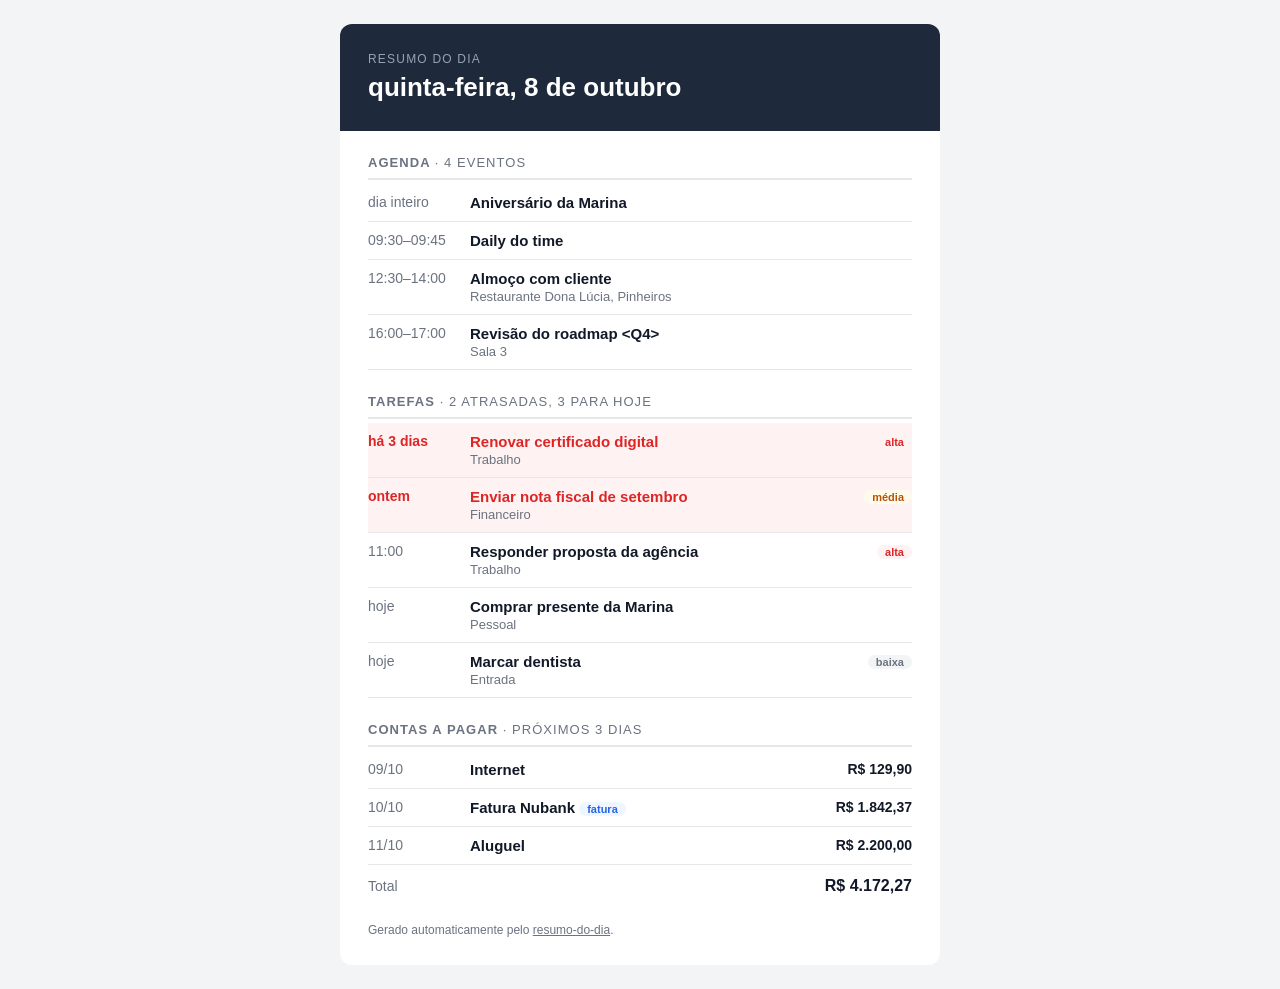
<file: demos/resumo-do-dia/previa.html>
<!doctype html>
<html lang="pt-BR">
<head>
<meta charset="utf-8">
<meta name="viewport" content="width=device-width, initial-scale=1">
<meta name="color-scheme" content="light">
<title>Seu dia: quinta, 8/out · 4 eventos · 5 tarefas · 3 contas</title>
</head>
<body style="margin:0;padding:0;background:#f3f4f6;">
<table role="presentation" width="100%" cellpadding="0" cellspacing="0" border="0" style="background:#f3f4f6;">
<tr><td align="center" style="padding:24px 12px;">
<table role="presentation" width="600" cellpadding="0" cellspacing="0" border="0" style="width:100%;max-width:600px;background:#ffffff;border-radius:12px;overflow:hidden;">
<tr><td style="background:#1e293b;padding:28px;">
<div style="font-family:-apple-system,BlinkMacSystemFont,'Segoe UI',Roboto,Helvetica,Arial,sans-serif;font-size:12px;letter-spacing:.1em;text-transform:uppercase;color:#94a3b8;">Resumo do dia</div>
<div style="font-family:-apple-system,BlinkMacSystemFont,'Segoe UI',Roboto,Helvetica,Arial,sans-serif;font-size:26px;font-weight:700;color:#ffffff;margin-top:6px;">quinta-feira, 8 de outubro</div>
</td></tr>
<tr><td style="padding:24px 28px 0 28px;">
<table role="presentation" width="100%" cellpadding="0" cellspacing="0" border="0"><tr>
<td style="font-family:-apple-system,BlinkMacSystemFont,'Segoe UI',Roboto,Helvetica,Arial,sans-serif;font-size:13px;font-weight:700;letter-spacing:.08em;text-transform:uppercase;color:#6b7280;padding-bottom:8px;border-bottom:2px solid #e5e7eb;">Agenda <span style="font-weight:400;">· 4 eventos</span></td>
</tr></table>
<table role="presentation" width="100%" cellpadding="0" cellspacing="0" border="0" style="margin-top:4px;"><tr>
<td width="86" valign="top" style="font-family:-apple-system,BlinkMacSystemFont,'Segoe UI',Roboto,Helvetica,Arial,sans-serif;font-size:14px;color:#6b7280;padding:10px 8px 10px 0;border-bottom:1px solid #e5e7eb;white-space:nowrap;">dia inteiro</td>
<td valign="top" style="font-family:-apple-system,BlinkMacSystemFont,'Segoe UI',Roboto,Helvetica,Arial,sans-serif;font-size:15px;color:#111827;padding:10px 8px;border-bottom:1px solid #e5e7eb;"><span style="font-weight:600;">Aniversário da Marina</span></td>
<td valign="top" align="right" style="font-family:-apple-system,BlinkMacSystemFont,'Segoe UI',Roboto,Helvetica,Arial,sans-serif;font-size:14px;color:#111827;padding:10px 0 10px 8px;border-bottom:1px solid #e5e7eb;white-space:nowrap;"></td>
</tr><tr>
<td width="86" valign="top" style="font-family:-apple-system,BlinkMacSystemFont,'Segoe UI',Roboto,Helvetica,Arial,sans-serif;font-size:14px;color:#6b7280;padding:10px 8px 10px 0;border-bottom:1px solid #e5e7eb;white-space:nowrap;">09:30–09:45</td>
<td valign="top" style="font-family:-apple-system,BlinkMacSystemFont,'Segoe UI',Roboto,Helvetica,Arial,sans-serif;font-size:15px;color:#111827;padding:10px 8px;border-bottom:1px solid #e5e7eb;"><a href="https://meet.google.com/abc-defg-hij" style="color:#111827;text-decoration:none;font-weight:600;">Daily do time</a></td>
<td valign="top" align="right" style="font-family:-apple-system,BlinkMacSystemFont,'Segoe UI',Roboto,Helvetica,Arial,sans-serif;font-size:14px;color:#111827;padding:10px 0 10px 8px;border-bottom:1px solid #e5e7eb;white-space:nowrap;"></td>
</tr><tr>
<td width="86" valign="top" style="font-family:-apple-system,BlinkMacSystemFont,'Segoe UI',Roboto,Helvetica,Arial,sans-serif;font-size:14px;color:#6b7280;padding:10px 8px 10px 0;border-bottom:1px solid #e5e7eb;white-space:nowrap;">12:30–14:00</td>
<td valign="top" style="font-family:-apple-system,BlinkMacSystemFont,'Segoe UI',Roboto,Helvetica,Arial,sans-serif;font-size:15px;color:#111827;padding:10px 8px;border-bottom:1px solid #e5e7eb;"><span style="font-weight:600;">Almoço com cliente</span><br><span style="font-size:13px;color:#6b7280;">Restaurante Dona Lúcia, Pinheiros</span></td>
<td valign="top" align="right" style="font-family:-apple-system,BlinkMacSystemFont,'Segoe UI',Roboto,Helvetica,Arial,sans-serif;font-size:14px;color:#111827;padding:10px 0 10px 8px;border-bottom:1px solid #e5e7eb;white-space:nowrap;"></td>
</tr><tr>
<td width="86" valign="top" style="font-family:-apple-system,BlinkMacSystemFont,'Segoe UI',Roboto,Helvetica,Arial,sans-serif;font-size:14px;color:#6b7280;padding:10px 8px 10px 0;border-bottom:1px solid #e5e7eb;white-space:nowrap;">16:00–17:00</td>
<td valign="top" style="font-family:-apple-system,BlinkMacSystemFont,'Segoe UI',Roboto,Helvetica,Arial,sans-serif;font-size:15px;color:#111827;padding:10px 8px;border-bottom:1px solid #e5e7eb;"><span style="font-weight:600;">Revisão do roadmap &lt;Q4&gt;</span><br><span style="font-size:13px;color:#6b7280;">Sala 3</span></td>
<td valign="top" align="right" style="font-family:-apple-system,BlinkMacSystemFont,'Segoe UI',Roboto,Helvetica,Arial,sans-serif;font-size:14px;color:#111827;padding:10px 0 10px 8px;border-bottom:1px solid #e5e7eb;white-space:nowrap;"></td>
</tr></table>
</td></tr>
<tr><td style="padding:24px 28px 0 28px;">
<table role="presentation" width="100%" cellpadding="0" cellspacing="0" border="0"><tr>
<td style="font-family:-apple-system,BlinkMacSystemFont,'Segoe UI',Roboto,Helvetica,Arial,sans-serif;font-size:13px;font-weight:700;letter-spacing:.08em;text-transform:uppercase;color:#6b7280;padding-bottom:8px;border-bottom:2px solid #e5e7eb;">Tarefas <span style="font-weight:400;">· 2 atrasadas, 3 para hoje</span></td>
</tr></table>
<table role="presentation" width="100%" cellpadding="0" cellspacing="0" border="0" style="margin-top:4px;"><tr>
<td width="86" valign="top" style="background:#fef2f2;font-family:-apple-system,BlinkMacSystemFont,'Segoe UI',Roboto,Helvetica,Arial,sans-serif;font-size:14px;color:#6b7280;padding:10px 8px 10px 0;border-bottom:1px solid #e5e7eb;white-space:nowrap;"><span style="color:#dc2626;font-weight:600;">há 3 dias</span></td>
<td valign="top" style="background:#fef2f2;font-family:-apple-system,BlinkMacSystemFont,'Segoe UI',Roboto,Helvetica,Arial,sans-serif;font-size:15px;color:#111827;padding:10px 8px;border-bottom:1px solid #e5e7eb;"><span style="color:#dc2626;font-weight:600;">Renovar certificado digital</span><br><span style="font-size:13px;color:#6b7280;">Trabalho</span></td>
<td valign="top" align="right" style="background:#fef2f2;font-family:-apple-system,BlinkMacSystemFont,'Segoe UI',Roboto,Helvetica,Arial,sans-serif;font-size:14px;color:#111827;padding:10px 0 10px 8px;border-bottom:1px solid #e5e7eb;white-space:nowrap;"><span style="display:inline-block;padding:1px 8px;border-radius:10px;font-size:11px;font-weight:600;color:#dc2626;background:#fef2f2;">alta</span></td>
</tr><tr>
<td width="86" valign="top" style="background:#fef2f2;font-family:-apple-system,BlinkMacSystemFont,'Segoe UI',Roboto,Helvetica,Arial,sans-serif;font-size:14px;color:#6b7280;padding:10px 8px 10px 0;border-bottom:1px solid #e5e7eb;white-space:nowrap;"><span style="color:#dc2626;font-weight:600;">ontem</span></td>
<td valign="top" style="background:#fef2f2;font-family:-apple-system,BlinkMacSystemFont,'Segoe UI',Roboto,Helvetica,Arial,sans-serif;font-size:15px;color:#111827;padding:10px 8px;border-bottom:1px solid #e5e7eb;"><span style="color:#dc2626;font-weight:600;">Enviar nota fiscal de setembro</span><br><span style="font-size:13px;color:#6b7280;">Financeiro</span></td>
<td valign="top" align="right" style="background:#fef2f2;font-family:-apple-system,BlinkMacSystemFont,'Segoe UI',Roboto,Helvetica,Arial,sans-serif;font-size:14px;color:#111827;padding:10px 0 10px 8px;border-bottom:1px solid #e5e7eb;white-space:nowrap;"><span style="display:inline-block;padding:1px 8px;border-radius:10px;font-size:11px;font-weight:600;color:#b45309;background:#fffbeb;">média</span></td>
</tr><tr>
<td width="86" valign="top" style="font-family:-apple-system,BlinkMacSystemFont,'Segoe UI',Roboto,Helvetica,Arial,sans-serif;font-size:14px;color:#6b7280;padding:10px 8px 10px 0;border-bottom:1px solid #e5e7eb;white-space:nowrap;">11:00</td>
<td valign="top" style="font-family:-apple-system,BlinkMacSystemFont,'Segoe UI',Roboto,Helvetica,Arial,sans-serif;font-size:15px;color:#111827;padding:10px 8px;border-bottom:1px solid #e5e7eb;"><span style="font-weight:600;">Responder proposta da agência</span><br><span style="font-size:13px;color:#6b7280;">Trabalho</span></td>
<td valign="top" align="right" style="font-family:-apple-system,BlinkMacSystemFont,'Segoe UI',Roboto,Helvetica,Arial,sans-serif;font-size:14px;color:#111827;padding:10px 0 10px 8px;border-bottom:1px solid #e5e7eb;white-space:nowrap;"><span style="display:inline-block;padding:1px 8px;border-radius:10px;font-size:11px;font-weight:600;color:#dc2626;background:#fef2f2;">alta</span></td>
</tr><tr>
<td width="86" valign="top" style="font-family:-apple-system,BlinkMacSystemFont,'Segoe UI',Roboto,Helvetica,Arial,sans-serif;font-size:14px;color:#6b7280;padding:10px 8px 10px 0;border-bottom:1px solid #e5e7eb;white-space:nowrap;">hoje</td>
<td valign="top" style="font-family:-apple-system,BlinkMacSystemFont,'Segoe UI',Roboto,Helvetica,Arial,sans-serif;font-size:15px;color:#111827;padding:10px 8px;border-bottom:1px solid #e5e7eb;"><span style="font-weight:600;">Comprar presente da Marina</span><br><span style="font-size:13px;color:#6b7280;">Pessoal</span></td>
<td valign="top" align="right" style="font-family:-apple-system,BlinkMacSystemFont,'Segoe UI',Roboto,Helvetica,Arial,sans-serif;font-size:14px;color:#111827;padding:10px 0 10px 8px;border-bottom:1px solid #e5e7eb;white-space:nowrap;"></td>
</tr><tr>
<td width="86" valign="top" style="font-family:-apple-system,BlinkMacSystemFont,'Segoe UI',Roboto,Helvetica,Arial,sans-serif;font-size:14px;color:#6b7280;padding:10px 8px 10px 0;border-bottom:1px solid #e5e7eb;white-space:nowrap;">hoje</td>
<td valign="top" style="font-family:-apple-system,BlinkMacSystemFont,'Segoe UI',Roboto,Helvetica,Arial,sans-serif;font-size:15px;color:#111827;padding:10px 8px;border-bottom:1px solid #e5e7eb;"><span style="font-weight:600;">Marcar dentista</span><br><span style="font-size:13px;color:#6b7280;">Entrada</span></td>
<td valign="top" align="right" style="font-family:-apple-system,BlinkMacSystemFont,'Segoe UI',Roboto,Helvetica,Arial,sans-serif;font-size:14px;color:#111827;padding:10px 0 10px 8px;border-bottom:1px solid #e5e7eb;white-space:nowrap;"><span style="display:inline-block;padding:1px 8px;border-radius:10px;font-size:11px;font-weight:600;color:#6b7280;background:#f3f4f6;">baixa</span></td>
</tr></table>
</td></tr>
<tr><td style="padding:24px 28px 0 28px;">
<table role="presentation" width="100%" cellpadding="0" cellspacing="0" border="0"><tr>
<td style="font-family:-apple-system,BlinkMacSystemFont,'Segoe UI',Roboto,Helvetica,Arial,sans-serif;font-size:13px;font-weight:700;letter-spacing:.08em;text-transform:uppercase;color:#6b7280;padding-bottom:8px;border-bottom:2px solid #e5e7eb;">Contas a pagar <span style="font-weight:400;">· próximos 3 dias</span></td>
</tr></table>
<table role="presentation" width="100%" cellpadding="0" cellspacing="0" border="0" style="margin-top:4px;"><tr>
<td width="86" valign="top" style="font-family:-apple-system,BlinkMacSystemFont,'Segoe UI',Roboto,Helvetica,Arial,sans-serif;font-size:14px;color:#6b7280;padding:10px 8px 10px 0;border-bottom:1px solid #e5e7eb;white-space:nowrap;">09/10</td>
<td valign="top" style="font-family:-apple-system,BlinkMacSystemFont,'Segoe UI',Roboto,Helvetica,Arial,sans-serif;font-size:15px;color:#111827;padding:10px 8px;border-bottom:1px solid #e5e7eb;"><span style="font-weight:600;">Internet</span></td>
<td valign="top" align="right" style="font-family:-apple-system,BlinkMacSystemFont,'Segoe UI',Roboto,Helvetica,Arial,sans-serif;font-size:14px;color:#111827;padding:10px 0 10px 8px;border-bottom:1px solid #e5e7eb;white-space:nowrap;"><strong>R$ 129,90</strong></td>
</tr><tr>
<td width="86" valign="top" style="font-family:-apple-system,BlinkMacSystemFont,'Segoe UI',Roboto,Helvetica,Arial,sans-serif;font-size:14px;color:#6b7280;padding:10px 8px 10px 0;border-bottom:1px solid #e5e7eb;white-space:nowrap;">10/10</td>
<td valign="top" style="font-family:-apple-system,BlinkMacSystemFont,'Segoe UI',Roboto,Helvetica,Arial,sans-serif;font-size:15px;color:#111827;padding:10px 8px;border-bottom:1px solid #e5e7eb;"><span style="font-weight:600;">Fatura Nubank</span> <span style="display:inline-block;padding:1px 8px;border-radius:10px;font-size:11px;font-weight:600;color:#2563eb;background:#eff6ff;">fatura</span></td>
<td valign="top" align="right" style="font-family:-apple-system,BlinkMacSystemFont,'Segoe UI',Roboto,Helvetica,Arial,sans-serif;font-size:14px;color:#111827;padding:10px 0 10px 8px;border-bottom:1px solid #e5e7eb;white-space:nowrap;"><strong>R$ 1.842,37</strong></td>
</tr><tr>
<td width="86" valign="top" style="font-family:-apple-system,BlinkMacSystemFont,'Segoe UI',Roboto,Helvetica,Arial,sans-serif;font-size:14px;color:#6b7280;padding:10px 8px 10px 0;border-bottom:1px solid #e5e7eb;white-space:nowrap;">11/10</td>
<td valign="top" style="font-family:-apple-system,BlinkMacSystemFont,'Segoe UI',Roboto,Helvetica,Arial,sans-serif;font-size:15px;color:#111827;padding:10px 8px;border-bottom:1px solid #e5e7eb;"><span style="font-weight:600;">Aluguel</span></td>
<td valign="top" align="right" style="font-family:-apple-system,BlinkMacSystemFont,'Segoe UI',Roboto,Helvetica,Arial,sans-serif;font-size:14px;color:#111827;padding:10px 0 10px 8px;border-bottom:1px solid #e5e7eb;white-space:nowrap;"><strong>R$ 2.200,00</strong></td>
</tr><tr><td colspan="2" style="font-family:-apple-system,BlinkMacSystemFont,'Segoe UI',Roboto,Helvetica,Arial,sans-serif;font-size:14px;color:#6b7280;padding:12px 8px 0 0;">Total</td><td align="right" style="font-family:-apple-system,BlinkMacSystemFont,'Segoe UI',Roboto,Helvetica,Arial,sans-serif;font-size:16px;font-weight:700;color:#111827;padding:12px 0 0 8px;white-space:nowrap;">R$ 4.172,27</td></tr></table>
</td></tr>
<tr><td style="padding:28px;font-family:-apple-system,BlinkMacSystemFont,'Segoe UI',Roboto,Helvetica,Arial,sans-serif;font-size:12px;color:#6b7280;">Gerado automaticamente pelo <a href="https://github.com/srlorenzos/resumo-do-dia" style="color:#6b7280;">resumo-do-dia</a>.</td></tr>
</table>
</td></tr>
</table>
</body>
</html>
</file>
<file: assets/base.css>
/* Tokens e base compartilhados da vitrine. Tema escuro é o padrão. */
:root {
  color-scheme: dark;
  --fundo: #0b0d12;
  --superficie: #141821;
  --superficie-2: #1b2030;
  --borda: #262c3d;
  --texto: #e8ebf2;
  --texto-2: #9aa3b8;
  --destaque: #7c9cff;
  --destaque-2: #4fd1c5;
  --perigo: #ff6b6b;
  --aviso: #ffc46b;
  --raio: 14px;
  --sombra: 0 10px 30px -12px rgb(0 0 0 / .6);
  --fonte: system-ui, -apple-system, "Segoe UI", Roboto, "Helvetica Neue", Arial, sans-serif;
  --mono: ui-monospace, "Cascadia Code", "SF Mono", Consolas, "Liberation Mono", monospace;
}
:root[data-theme="light"] {
  color-scheme: light;
  --fundo: #f4f6fb;
  --superficie: #ffffff;
  --superficie-2: #eef1f8;
  --borda: #d9deec;
  --texto: #131826;
  --texto-2: #536079;
  --destaque: #3f5fe0;
  --destaque-2: #0b8f84;
  --perigo: #d93f3f;
  --aviso: #b87400;
  --sombra: 0 10px 30px -14px rgb(30 40 80 / .25);
}
@media (prefers-color-scheme: light) {
  :root:not([data-theme="dark"]) {
    color-scheme: light;
    --fundo: #f4f6fb;
    --superficie: #ffffff;
    --superficie-2: #eef1f8;
    --borda: #d9deec;
    --texto: #131826;
    --texto-2: #536079;
    --destaque: #3f5fe0;
    --destaque-2: #0b8f84;
    --perigo: #d93f3f;
    --aviso: #b87400;
    --sombra: 0 10px 30px -14px rgb(30 40 80 / .25);
  }
}

*, *::before, *::after { box-sizing: border-box; }
html { -webkit-text-size-adjust: 100%; }
body {
  margin: 0;
  background: var(--fundo);
  color: var(--texto);
  font-family: var(--fonte);
  line-height: 1.55;
  overflow-x: hidden;
}
img, svg { max-width: 100%; }
a { color: var(--destaque); }
:focus-visible { outline: 2px solid var(--destaque); outline-offset: 2px; border-radius: 6px; }
button { font: inherit; color: inherit; }
.so-leitor { position: absolute; width: 1px; height: 1px; overflow: hidden; clip: rect(0 0 0 0); white-space: nowrap; }
@media (prefers-reduced-motion: reduce) {
  *, *::before, *::after { animation-duration: .001ms !important; animation-iteration-count: 1 !important; transition-duration: .001ms !important; scroll-behavior: auto !important; }
}
</file>
<file: assets/home.css>
/* Estilos da página inicial. Tokens vêm de base.css. */
.container { width: min(1160px, 100% - 32px); margin-inline: auto; }

.pular { position: absolute; left: 16px; top: -60px; background: var(--destaque); color: #0b0d12; padding: 8px 14px; border-radius: 8px; z-index: 100; font-weight: 600; text-decoration: none; }
.pular:focus { top: 12px; }

/* ---------- topo ---------- */
.topo { position: sticky; top: 0; z-index: 20; backdrop-filter: saturate(1.4) blur(14px); background: color-mix(in srgb, var(--fundo) 78%, transparent); border-bottom: 1px solid color-mix(in srgb, var(--borda) 70%, transparent); }
.topo .container { display: flex; align-items: center; gap: 14px; height: 60px; }
.logo { display: inline-flex; align-items: center; gap: 10px; font-weight: 700; color: var(--texto); text-decoration: none; letter-spacing: -.01em; }
.logo svg { width: 28px; height: 28px; }
.topo nav { margin-left: auto; display: flex; gap: 6px; align-items: center; }
.topo nav a.lnk { position: relative; color: var(--texto-2); text-decoration: none; padding: 6px 12px; border-radius: 999px; font-size: .92rem; transition: color .2s; }
.topo nav a.lnk::after { content: ""; position: absolute; left: 12px; right: 12px; bottom: 2px; height: 2px; border-radius: 2px; background: linear-gradient(90deg, var(--destaque), var(--destaque-2)); transform: scaleX(0); transform-origin: center; transition: transform .3s cubic-bezier(.2,.7,.2,1); }
.topo nav a.lnk:hover { color: var(--texto); background: var(--superficie); }
.topo nav a.lnk:hover::after, .topo nav a.lnk:focus-visible::after { transform: scaleX(1); }
.logo { transition: transform .3s cubic-bezier(.2,.7,.2,1); }
.logo:hover { transform: translateY(-1px); }
.logo svg, .logo img { transition: transform .4s cubic-bezier(.2,.7,.2,1); }
.logo:hover svg, .logo:hover img { transform: rotate(-12deg) scale(1.08); }
.btn-icone { display: inline-grid; place-items: center; width: 38px; height: 38px; border-radius: 50%; border: 1px solid var(--borda); background: var(--superficie); color: var(--texto); cursor: pointer; transition: border-color .2s, transform .2s; }
.btn-icone:hover { border-color: var(--destaque); transform: rotate(12deg); }
@media (max-width: 560px) { .topo nav a.lnk { display: none; } }

/* ---------- hero ---------- */
.hero { position: relative; padding: clamp(56px, 10vw, 112px) 0 clamp(36px, 6vw, 64px); isolation: isolate; overflow: clip; }
.hero::before, .hero::after { content: ""; position: absolute; z-index: -1; border-radius: 50%; filter: blur(80px); opacity: .5; }
.hero::before { width: 520px; height: 520px; left: -140px; top: -180px; background: radial-gradient(circle, var(--destaque), transparent 70%); animation: flutua 14s ease-in-out infinite alternate; }
.hero::after { width: 460px; height: 460px; right: -120px; top: -60px; background: radial-gradient(circle, var(--destaque-2), transparent 70%); opacity: .35; animation: flutua 18s ease-in-out infinite alternate-reverse; }
@keyframes flutua { to { transform: translate(60px, 40px) scale(1.12); } }
.hero-grade { position: absolute; inset: 0; z-index: -1; background-image: linear-gradient(var(--borda) 1px, transparent 1px), linear-gradient(90deg, var(--borda) 1px, transparent 1px); background-size: 44px 44px; opacity: .35; mask-image: radial-gradient(ellipse 70% 80% at 50% 0%, #000, transparent 75%); -webkit-mask-image: radial-gradient(ellipse 70% 80% at 50% 0%, #000, transparent 75%); }
.eyebrow { display: inline-flex; align-items: center; gap: 8px; padding: 6px 14px; border: 1px solid var(--borda); background: color-mix(in srgb, var(--superficie) 80%, transparent); border-radius: 999px; font-size: .85rem; color: var(--texto-2); }
.eyebrow i { width: 8px; height: 8px; border-radius: 50%; background: var(--destaque-2); box-shadow: 0 0 0 4px color-mix(in srgb, var(--destaque-2) 25%, transparent); }
h1.nome { font-size: clamp(2.6rem, 8.5vw, 5.6rem); line-height: 1.02; letter-spacing: -.035em; margin: 22px 0 18px; font-weight: 800; }
h1.nome span { background: linear-gradient(100deg, var(--destaque), var(--destaque-2)); -webkit-background-clip: text; background-clip: text; color: transparent; }
.frase { max-width: 40ch; font-size: clamp(1.1rem, 2.4vw, 1.4rem); color: var(--texto-2); margin: 0 0 28px; }
.chips-lang { display: flex; flex-wrap: wrap; gap: 10px; align-items: center; }
.chips-lang .rotulo { color: var(--texto-2); font-size: .85rem; margin-right: 4px; }
.chip { display: inline-flex; align-items: center; gap: 8px; padding: 8px 16px; border-radius: 999px; border: 1px solid var(--borda); background: var(--superficie); color: var(--texto); font-size: .92rem; font-weight: 600; cursor: pointer; transition: border-color .2s, background .2s, transform .15s; }
.chip:hover { border-color: var(--destaque); transform: translateY(-1px); }
.chip[aria-pressed="true"] { border-color: var(--destaque); background: color-mix(in srgb, var(--destaque) 18%, var(--superficie)); }
.chip .pt { width: 9px; height: 9px; border-radius: 50%; background: var(--c, var(--destaque)); }

/* ---------- filtros ---------- */
.vitrine { padding: 8px 0 72px; }
.filtros { display: flex; flex-wrap: wrap; align-items: center; gap: 10px 16px; margin-bottom: 28px; }
.filtros h2 { font-size: 1.5rem; letter-spacing: -.02em; margin: 0 auto 0 0; }
.abas { display: flex; flex-wrap: wrap; gap: 6px; padding: 5px; background: var(--superficie); border: 1px solid var(--borda); border-radius: 22px; }
.aba { border: 0; background: transparent; color: var(--texto-2); padding: 7px 16px; border-radius: 999px; cursor: pointer; font-size: .92rem; font-weight: 600; transition: background .2s, color .2s; }
.aba:hover { color: var(--texto); }
.aba[aria-pressed="true"] { background: var(--superficie-2); color: var(--texto); box-shadow: inset 0 0 0 1px var(--borda); }
.contagem { color: var(--texto-2); font-size: .88rem; width: 100%; margin: -8px 0 0; min-height: 1.4em; }

section[id] { scroll-margin-top: 72px; }

/* ---------- grid de cards ---------- */
.grade { display: grid; grid-template-columns: repeat(auto-fill, minmax(min(100%, 340px), 1fr)); gap: 22px; }
.card {
  --mx: 50%; --my: 0%; --rx: 0deg; --ry: 0deg;
  position: relative; display: flex; flex-direction: column;
  background: var(--superficie); border: 1px solid var(--borda); border-radius: var(--raio);
  transform: perspective(1000px) rotateX(var(--rx)) rotateY(var(--ry)) translateY(0) translateZ(0);
  transform-style: preserve-3d;
  transition: transform .3s cubic-bezier(.2,.7,.2,1), box-shadow .35s;
  will-change: transform;
}
.card[hidden] { display: none; }
.card::before { content: ""; position: absolute; inset: -1px; border-radius: inherit; padding: 1.5px; background: radial-gradient(260px circle at var(--mx) var(--my), var(--destaque), var(--destaque-2) 45%, transparent 75%); -webkit-mask: linear-gradient(#000 0 0) content-box, linear-gradient(#000 0 0); -webkit-mask-composite: xor; mask: linear-gradient(#000 0 0) content-box exclude, linear-gradient(#000 0 0); mask-composite: exclude; opacity: 0; transition: opacity .3s; pointer-events: none; }
.card::after { content: ""; position: absolute; inset: 0; border-radius: inherit; background: radial-gradient(420px circle at var(--mx) var(--my), color-mix(in srgb, var(--destaque) 10%, transparent), transparent 60%); opacity: 0; transition: opacity .3s; pointer-events: none; }
.card:hover, .card:focus-within { transform: perspective(1000px) rotateX(var(--rx)) rotateY(var(--ry)) translateY(-6px) translateZ(0); box-shadow: var(--sombra); }
.card:hover::before, .card:focus-within::before, .card:hover::after, .card:focus-within::after { opacity: 1; }
.card-corpo, .card-preview { transform: translateZ(1px); }
.card-preview {
  position: relative; height: 188px; overflow: hidden;
  border-radius: calc(var(--raio) - 1px) calc(var(--raio) - 1px) 0 0;
  background: linear-gradient(160deg, var(--superficie-2), color-mix(in srgb, var(--superficie-2) 60%, var(--fundo)));
  border-bottom: 1px solid var(--borda); display: grid; place-items: center;
}
.card-preview::before {
  content: ""; position: absolute; inset: 0;
  background-image: linear-gradient(var(--borda) 1px, transparent 1px), linear-gradient(90deg, var(--borda) 1px, transparent 1px);
  background-size: 22px 22px; opacity: .22;
  mask-image: radial-gradient(ellipse 85% 85% at 50% 40%, #000, transparent 78%);
  -webkit-mask-image: radial-gradient(ellipse 85% 85% at 50% 40%, #000, transparent 78%);
}
.card-preview > .pv { position: relative; transition: transform .5s cubic-bezier(.2,.7,.2,1); }
.card:hover .card-preview > .pv, .card:focus-within .card-preview > .pv { transform: scale(1.06); }
.card-corpo { padding: 20px 20px 22px; display: flex; flex-direction: column; gap: 12px; flex: 1; position: relative; z-index: 1; }
.card-cab { display: flex; align-items: center; gap: 12px; }
.icone { flex: none; display: grid; place-items: center; width: 42px; height: 42px; border-radius: 12px; color: var(--destaque); background: color-mix(in srgb, var(--destaque) 14%, var(--superficie-2)); border: 1px solid color-mix(in srgb, var(--destaque) 30%, var(--borda)); }
.card h3 { margin: 0; font-size: 1.12rem; letter-spacing: -.01em; font-family: var(--mono); font-weight: 650; }
.selo-breve { margin-left: auto; font-size: .72rem; font-weight: 700; letter-spacing: .04em; text-transform: uppercase; padding: 4px 10px; border-radius: 999px; color: var(--aviso); border: 1px solid color-mix(in srgb, var(--aviso) 45%, transparent); background: color-mix(in srgb, var(--aviso) 10%, transparent); }
.card p.desc { margin: 0; color: var(--texto-2); font-size: .95rem; }
.tags { display: flex; flex-wrap: wrap; gap: 6px; list-style: none; margin: 0; padding: 0; }
.tags li { font-size: .75rem; padding: 3px 10px; border-radius: 999px; background: var(--superficie-2); color: var(--texto-2); border: 1px solid var(--borda); }
.acoes { display: flex; gap: 10px; margin-top: auto; padding-top: 6px; flex-wrap: wrap; }
.btn { display: inline-flex; align-items: center; justify-content: center; gap: 8px; padding: 9px 16px; border-radius: 10px; font-weight: 650; font-size: .92rem; text-decoration: none; border: 1px solid var(--borda); background: var(--superficie-2); color: var(--texto); cursor: pointer; transition: transform .15s, border-color .2s, background .2s; }
.btn:hover { border-color: var(--destaque); transform: translateY(-1px); }
.btn svg { width: 16px; height: 16px; }
.btn.primario { background: linear-gradient(120deg, var(--destaque), color-mix(in srgb, var(--destaque) 55%, var(--destaque-2))); color: #0a0d16; border-color: transparent; }
.btn.primario:hover { filter: brightness(1.08); }
.btn[aria-disabled="true"] { opacity: .6; cursor: not-allowed; }
.btn[aria-disabled="true"]:hover { transform: none; border-color: var(--borda); }
.vazio { text-align: center; color: var(--texto-2); padding: 48px 0; }

/* ---------- sobre / rodapé ---------- */
.sobre { padding: 56px 0 72px; border-top: 1px solid var(--borda); }
.sobre .cols { display: grid; grid-template-columns: 1fr 1.4fr; gap: 40px; align-items: start; }
.sobre h2 { font-size: clamp(1.6rem, 4vw, 2.2rem); letter-spacing: -.025em; margin: 0; line-height: 1.15; }
.sobre p { color: var(--texto-2); margin: 0 0 14px; max-width: 62ch; }
.sobre strong { color: var(--texto); }
.principios { display: grid; grid-template-columns: repeat(3, 1fr); gap: 14px; margin-top: 26px; padding: 0; list-style: none; }
.principios li { background: var(--superficie); border: 1px solid var(--borda); border-radius: var(--raio); padding: 16px; font-size: .9rem; color: var(--texto-2); }
.principios b { display: block; color: var(--texto); margin-bottom: 4px; }
@media (max-width: 800px) { .sobre .cols { grid-template-columns: 1fr; gap: 18px; } .principios { grid-template-columns: 1fr; } }
.rodape { border-top: 1px solid var(--borda); padding: 28px 0 40px; color: var(--texto-2); font-size: .9rem; }
.rodape .container { display: flex; flex-wrap: wrap; gap: 12px 24px; align-items: center; justify-content: space-between; }
.rodape a { color: var(--texto); display: inline-flex; gap: 8px; align-items: center; text-decoration: none; }
.rodape a:hover { color: var(--destaque); }

/* ---------- miniaturas ---------- */
.pv { width: 224px; font-size: 11px; color: var(--texto); }
.pv-linha { display: block; height: 7px; width: var(--w); border-radius: 4px; background: color-mix(in srgb, var(--texto-2) 38%, transparent); }
.pv-resumo { background: #fff; color: #1e293b; border-radius: 8px; overflow: hidden; box-shadow: 0 8px 24px -8px rgb(0 0 0 / .5); padding-bottom: 8px; }
.pv-resumo .pv-cab { background: #1e293b; padding: 10px 12px; display: grid; gap: 2px; }
.pv-resumo .pv-cab span { font-size: 8px; letter-spacing: .1em; color: #94a3b8; }
.pv-resumo .pv-cab b { color: #fff; font-size: 13px; }
.pv-resumo .pv-sec { padding: 8px 12px 4px; font-weight: 700; font-size: 8.5px; letter-spacing: .08em; text-transform: uppercase; color: #6b7280; display: flex; gap: 6px; align-items: center; }
.pv-resumo .pv-lin { display: flex; align-items: center; gap: 8px; padding: 3px 12px; }
.pv-resumo em { font-style: normal; font-size: 9px; color: #64748b; width: 30px; }
.pv-resumo .pv-linha { background: #cbd5e1; }
.pv-pill { font-size: 8px; padding: 1px 6px; border-radius: 99px; text-transform: none; letter-spacing: 0; }
.pv-pill.perigo { background: #fee2e2; color: #b91c1c; }
.pv-ponto { width: 8px; height: 8px; border-radius: 50%; border: 1.5px solid #94a3b8; }
.pv-ponto.alta { border-color: #ef4444; }

.pv-email { display: grid; gap: 6px; justify-items: stretch; }
.pv-assunto { background: var(--superficie); border: 1px solid var(--borda); border-radius: 8px; padding: 8px 10px; display: grid; gap: 2px; }
.pv-assunto small { color: var(--texto-2); font-size: 9px; }
.pv-assunto span { font-family: var(--mono); font-size: 11.5px; }
.pv-seta { justify-self: center; color: var(--destaque-2); }
.pv-tarefa { display: flex; gap: 9px; background: var(--superficie); border: 1px solid var(--borda); border-radius: 8px; padding: 9px 10px; align-items: flex-start; }
.pv-tarefa b { font-size: 12px; display: block; margin-bottom: 4px; }
.pv-tarefa span { display: flex; gap: 4px; flex-wrap: wrap; }
.pv-check { flex: none; width: 14px; height: 14px; border: 1.5px solid var(--destaque-2); border-radius: 4px; margin-top: 1px; }
.pv-email mark { font-family: var(--mono); font-size: 10.5px; padding: 0 5px; border-radius: 4px; color: inherit; }
.pv-email mark.t { background: color-mix(in srgb, var(--destaque) 25%, transparent); color: var(--destaque); }
.pv-email mark.p { background: color-mix(in srgb, var(--perigo) 22%, transparent); color: var(--perigo); }
.pv-email mark.d { background: color-mix(in srgb, var(--destaque-2) 22%, transparent); color: var(--destaque-2); }

.pv-painel { background: var(--superficie); border: 1px solid var(--borda); border-radius: 10px; padding: 10px; display: grid; gap: 8px; }
.pv-kpis { display: grid; grid-template-columns: repeat(3, 1fr); gap: 6px; }
.pv-kpis i { height: 22px; border-radius: 6px; background: var(--superficie-2); border: 1px solid var(--borda); }
.pv-painel svg { width: 100%; height: 84px; }
.pv-painel .rec { fill: var(--destaque-2); }
.pv-painel .desp { fill: var(--destaque); }
.pv-painel .linha-acum, .pv-painel .linha-ant { fill: none; stroke-width: 2; stroke-linecap: round; stroke-linejoin: round; }
.pv-painel .linha-acum { stroke: var(--perigo); }
.pv-painel .linha-ant { stroke: var(--texto-2); stroke-dasharray: 3 3; }

.pv-mcp { display: grid; gap: 7px; }
.pv-bolha { padding: 8px 11px; border-radius: 12px; font-size: 11.5px; max-width: 88%; }
.pv-bolha.eu { justify-self: end; background: color-mix(in srgb, var(--destaque) 24%, var(--superficie)); border-bottom-right-radius: 3px; }
.pv-bolha.ia { background: var(--superficie); border: 1px solid var(--borda); border-bottom-left-radius: 3px; display: grid; gap: 6px; }
.pv-tool { border: 1px dashed color-mix(in srgb, var(--destaque-2) 55%, transparent); color: var(--destaque-2); border-radius: 8px; padding: 5px 9px; font-size: 10px; display: flex; align-items: center; gap: 6px; }
.pv-tool code { font-family: var(--mono); }
.pv-chave { width: 7px; height: 7px; border-radius: 2px; background: var(--destaque-2); }

.pv-palavreco { width: auto; }
.pv-tiles { display: grid; grid-template-columns: repeat(5, 1fr); gap: 5px; width: 190px; margin: 0 auto; }
.pv-tiles b { aspect-ratio: 1; display: grid; place-items: center; border-radius: 6px; font-size: 16px; color: #fff; }
.pv-tiles .v { background: #3aa76d; }
.pv-tiles .a { background: #c9a227; }
.pv-tiles .c { background: #3a4156; }

.pv-gtd { background: #0a0c11; border: 1px solid var(--borda); border-radius: 8px; padding: 10px 12px; font-family: var(--mono); font-size: 10.5px; display: grid; gap: 5px; width: 232px; color: #d6dae6; }
.pv-gtd .pr { color: var(--destaque-2); }
.pv-gtd .v { color: #7ee2a0; }
.pv-gtd .a { color: #ffd479; }
.pv-gtd .x { color: var(--perigo); }
.pv-gtd .d { color: #aab2c6; }
.cursor { display: inline-block; width: 7px; height: 12px; background: #d6dae6; vertical-align: middle; animation: pisca 1s steps(1) infinite; }
@keyframes pisca { 50% { opacity: 0; } }

.pv-farol { display: grid; gap: 7px; }
.pv-maq { display: flex; align-items: center; gap: 9px; background: var(--superficie); border: 1px solid var(--borda); border-radius: 8px; padding: 7px 10px; }
.pv-maq em { margin-left: auto; font-style: normal; font-size: 9.5px; color: var(--texto-2); font-family: var(--mono); }
.pv-maq u { width: 8px; height: 8px; border-radius: 50%; flex: none; }
.pv-maq u.ok { background: #3ddc84; box-shadow: 0 0 8px #3ddc84; }
.pv-maq u.mal { background: var(--perigo); box-shadow: 0 0 8px var(--perigo); }
.pv-maq .pv-linha { flex: 0 0 auto; width: calc(var(--w) * 1.1px); }

.pv-quorum { display: grid; gap: 7px; }
.pv-q-graf { width: 100%; height: 62px; display: block; background: var(--superficie); border: 1px solid var(--borda); border-radius: 8px; }
.pv-q-linha { display: flex; align-items: center; gap: 8px; background: var(--superficie); border: 1px solid var(--borda); border-radius: 8px; padding: 6px 10px; font-family: var(--mono); font-size: 10px; }
.pv-q-linha b { width: 26px; }
.pv-q-medidor { position: relative; flex: 1; height: 5px; border-radius: 5px; background: linear-gradient(90deg, #f43f5e, #2a3346 50%, #22c55e); }
.pv-q-medidor i { position: absolute; top: 50%; width: 9px; height: 9px; border-radius: 50%; background: #fff; transform: translate(-50%, -50%); }
.pv-q-linha em { font-style: normal; width: 40px; text-align: right; }
.pv-q-linha .c { color: #22c55e; } .pv-q-linha .v { color: #f43f5e; }

.pv-coubeapp { width: 208px; display: grid; gap: 7px; background: var(--superficie); border: 1px solid var(--borda); border-radius: 10px; padding: 10px 12px; }
.pv-ca-top { display: flex; align-items: center; gap: 9px; color: var(--destaque); padding-bottom: 4px; border-bottom: 1px solid var(--borda); margin-bottom: 2px; }
.pv-ca-top b { color: var(--texto); font-size: 12px; font-weight: 700; }
.pv-ca-row { display: flex; align-items: center; justify-content: space-between; gap: 8px; font-size: 10.5px; color: var(--texto-2); }
.pv-ca-row span { overflow: hidden; text-overflow: ellipsis; white-space: nowrap; }
.pv-ca-row em { font-style: normal; font-family: var(--mono); font-size: 10px; color: var(--texto-2); flex: none; }
.pv-ca-row em.up { color: #34d399; font-weight: 700; }
.pv-ca-row.ok em { color: #34d399; }
.pv-ca-row.pendente em { color: #fbbf24; }
.pv-ca-row.fora span { text-decoration: line-through; opacity: .7; }
.pv-ca-row.fora em { color: var(--perigo); }
.pv-ca-bar { height: 5px; border-radius: 4px; background: var(--superficie-2); overflow: hidden; margin-top: 2px; }
.pv-ca-bar i { display: block; height: 100%; background: linear-gradient(90deg, var(--perigo), #fb923c); transform-origin: left; animation: ca-limpa 2.6s ease-in-out infinite; }
@keyframes ca-limpa { 0%, 15% { transform: scaleX(1); } 55%, 100% { transform: scaleX(.18); } }
.pv-gauge { width: 150px; height: 85px; display: block; margin: 0 auto; }
.pv-escudo-radar { position: relative; display: grid; place-items: center; height: 60px; }
.pv-pulso { position: absolute; width: 56px; height: 56px; border-radius: 50%; border: 2px solid #34d399; opacity: 0; animation: pulso-radar 2.4s ease-out infinite; }
@keyframes pulso-radar { 0% { transform: scale(.6); opacity: .7; } 100% { transform: scale(1.5); opacity: 0; } }

.pv-veil { width: 224px; position: relative; display: grid; }
.pv-veil svg { width: 100%; height: auto; border-radius: 8px; }
.pv-veil-selo { position: absolute; left: 10px; bottom: 10px; font-size: 9.5px; letter-spacing: .03em; color: #eaf6ff; background: rgb(10 13 22 / .55); border: 1px solid rgb(124 199 255 / .4); border-radius: 999px; padding: 3px 10px; backdrop-filter: blur(2px); }

/* ---------- mais vida nos cards ---------- */
.icone { transition: transform .35s cubic-bezier(.2,.7,.2,1), background .25s, color .25s; }
.card:hover .icone, .card:focus-within .icone { transform: rotate(-8deg) scale(1.1); background: color-mix(in srgb, var(--destaque) 26%, var(--superficie-2)); }
.tags li { transition: transform .2s, border-color .2s, color .2s; }
.card:hover .tags li, .card:focus-within .tags li { border-color: color-mix(in srgb, var(--destaque) 45%, var(--borda)); }
.tags li:hover { transform: translateY(-2px); color: var(--texto); }

@media (prefers-reduced-motion: reduce) {
  .pv-ca-bar i, .pv-pulso { animation: none; }
}

.pv-sentinela { width: 208px; display: grid; gap: 6px; }
.pv-sent-row { display: flex; align-items: center; gap: 8px; font-size: 10px; color: var(--texto-2); }
.pv-sent-row span { flex: 1; overflow: hidden; text-overflow: ellipsis; white-space: nowrap; font-family: var(--mono); }
.pv-sent-row em { font-style: normal; color: #34d399; font-family: var(--mono); }
.pv-sent-row u { width: 7px; height: 7px; border-radius: 50%; flex: none; background: #34d399; box-shadow: 0 0 7px #34d399; }
.pv-sent-foot { font-size: 9px; color: var(--texto-2); opacity: .75; margin-top: 2px; }

.pv-valida { width: 208px; display: grid; gap: 7px; }
.pv-valida-row { display: flex; align-items: center; justify-content: space-between; gap: 8px; background: var(--superficie); border: 1px solid var(--borda); border-radius: 8px; padding: 6px 10px; font-size: 10.5px; }
.pv-valida-row span { color: var(--texto-2); }
.pv-valida-row code { font-family: var(--mono); font-size: 10px; }
.pv-valida-row.ok code { color: #34d399; }
.pv-valida-row.erro code { color: var(--perigo); text-decoration: line-through; }

.pv-infra { width: 208px; display: grid; gap: 8px; }
.pv-infra-row { display: flex; align-items: center; gap: 10px; font-size: 10px; color: var(--texto-2); }
.pv-infra-row span { width: 46px; flex: none; }
.pv-infra-row i { flex: 1; height: 6px; border-radius: 4px; background: var(--superficie-2); position: relative; overflow: hidden; }
.pv-infra-row i::after { content: ""; position: absolute; inset: 0; width: var(--p); background: linear-gradient(90deg, var(--destaque-2), var(--destaque)); border-radius: inherit; }
.pv-infra-foot { font-size: 9px; color: var(--texto-2); opacity: .75; }

.pv-wand { width: 208px; display: grid; gap: 8px; justify-items: center; }
.pv-wand svg { width: 100%; height: auto; }
.pv-wand-tag { font-size: 10px; color: var(--texto-2); }

/* ---------- seção "em construção" ---------- */
.constru { padding: 8px 0 72px; border-top: 1px solid var(--borda); }
.grade-cc { display: grid; grid-template-columns: repeat(auto-fill, minmax(min(100%, 320px), 1fr)); gap: 22px; }
.cc-media { position: relative; height: 170px; overflow: hidden; border-radius: calc(var(--raio) - 1px) calc(var(--raio) - 1px) 0 0; background: linear-gradient(160deg, var(--superficie-2), color-mix(in srgb, var(--superficie-2) 60%, var(--fundo))); border-bottom: 1px solid var(--borda); display: grid; place-items: center; }
.cc-media img { width: 100%; height: 100%; object-fit: cover; transition: transform .4s cubic-bezier(.2,.7,.2,1); }
.cc-card:hover .cc-media img, .cc-card:focus-within .cc-media img { transform: scale(1.06); }
.cc-media-icone { color: var(--destaque); opacity: .8; transform: scale(2.1); }
.cc-selo { position: absolute; top: 10px; left: 10px; font-size: 10.5px; font-weight: 700; letter-spacing: .02em; padding: 4px 11px; border-radius: 999px; backdrop-filter: blur(3px); border: 1px solid transparent; }
.cc-selo-construcao { color: #60a5fa; background: rgb(96 165 250 / .14); border-color: rgb(96 165 250 / .35); }
.cc-selo-alpha { color: #fbbf24; background: rgb(251 191 36 / .14); border-color: rgb(251 191 36 / .35); }
.cc-selo-pausado { color: var(--texto-2); background: rgb(148 163 184 / .14); border-color: rgb(148 163 184 / .35); }
.cc-selo-planejamento { color: #c084fc; background: rgb(192 132 252 / .14); border-color: rgb(192 132 252 / .35); border-style: dashed; }
.cc-nota { display: block; font-family: var(--fonte, inherit); font-size: .68rem; font-weight: 500; color: var(--texto-2); letter-spacing: 0; text-transform: none; margin-top: 1px; }
.cc-fase { display: grid; gap: 6px; }
.cc-fase-topo { display: flex; align-items: baseline; justify-content: space-between; gap: 10px; font-size: .82rem; color: var(--texto-2); }
.cc-fase-topo b { font-family: var(--mono); color: var(--texto); font-weight: 700; }
.cc-barra { height: 7px; border-radius: 5px; background: var(--superficie-2); overflow: hidden; }
.cc-barra i { display: block; height: 100%; width: 0%; border-radius: inherit; background: linear-gradient(90deg, var(--destaque-2), var(--destaque)); transition: width .9s cubic-bezier(.2,.7,.2,1); }

/* ---------- fluidez estilo iOS: toque com escala + brilho ---------- */
.btn, .chip, .aba, .btn-icone, .tags li, .cc-selo {
  transition: transform .18s cubic-bezier(.34,1.56,.64,1), filter .18s ease, border-color .2s, background .2s, color .2s;
}
.btn:active, .chip:active, .aba:active, .btn-icone:active {
  transform: scale(.96);
  filter: brightness(1.12);
}
.card, .cc-card { transition: transform .22s cubic-bezier(.34,1.56,.64,1), box-shadow .3s; }
@media (hover: none) {
  .card:active, .cc-card:active { transform: scale(.98) translateY(-2px); }
}

@media (prefers-reduced-motion: reduce) {
  .pv-ca-bar i, .pv-pulso, .cc-barra i { animation: none; transition: none; }
}

@media (max-width: 420px) { .acoes .btn { flex: 1; } }
</file>
<file: assets/demo-barra.css>
/* Barra superior padrão das demos. Funciona mesmo sem base.css (valores de reserva). */
.demo-barra {
  display: flex; align-items: center; gap: 10px 16px; flex-wrap: wrap;
  padding: 10px 16px;
  background: #0b0d12; color: #e8ebf2;
  border-bottom: 1px solid #262c3d;
  font: 14px/1.4 system-ui, -apple-system, "Segoe UI", Roboto, Arial, sans-serif;
}
.demo-barra a { color: #e8ebf2; text-decoration: none; padding: 5px 10px; border-radius: 999px; border: 1px solid #262c3d; background: #141821; transition: border-color .2s, color .2s; }
.demo-barra a:hover { border-color: #7c9cff; color: #7c9cff; }
.demo-barra a:focus-visible { outline: 2px solid #7c9cff; outline-offset: 2px; }
.demo-nome { font-weight: 650; letter-spacing: -.01em; font-family: ui-monospace, "Cascadia Code", Consolas, monospace; font-size: 13px; }
.demo-codigo { margin-left: auto; }
.demo-selo { font-size: 12px; font-weight: 600; padding: 4px 10px; border-radius: 999px; color: #4fd1c5; border: 1px solid rgb(79 209 197 / .4); background: rgb(79 209 197 / .08); }
@media (max-width: 640px) { .demo-codigo { margin-left: 0; } .demo-selo { flex-basis: 100%; text-align: center; } }
</file>
<file: demos/coroa-de-brasas/style.css>
:root { --bg:#14100d; --panel:#211913; --panel2:#2a2019; --ink:#f1e6d6; --muted:#a8998a; --line:#3d2f25; --accent:#d6642a; --gold:#ffd24a; --ok:#6fd36f; --bad:#e0583a; }
* { box-sizing:border-box; }
html, body { margin:0; background:var(--bg); color:var(--ink); font:15px/1.4 "Segoe UI", system-ui, sans-serif; }
body { min-height:100vh; display:flex; justify-content:center; }
button { font:inherit; color:inherit; background:var(--panel2); border:1px solid var(--line); border-radius:8px; padding:7px 13px; cursor:pointer; transition:border-color .12s, background .12s; }
button:hover:not(:disabled) { border-color:var(--accent); }
button:disabled { opacity:.4; cursor:default; }
button.pri { background:var(--accent); border-color:var(--accent); color:#fff; }
button:focus-visible { outline:2px solid var(--gold); outline-offset:1px; }
.hide { display:none !important; }
.muted { color:var(--muted); } .small { font-size:13px; } .center { text-align:center; } .grow { flex:1; min-width:0; } .sp { flex:1; }
#app { width:min(1240px, 100%); padding:10px 12px 24px; }
#topbar { display:flex; align-items:center; gap:14px; flex-wrap:wrap; padding:6px 4px 10px; }
#resbar { display:flex; gap:16px; flex-wrap:wrap; align-items:center; color:var(--muted); }
#resbar b { color:var(--ink); }
.ri { display:inline-block; width:16px; height:16px; border-radius:4px; margin-right:5px; vertical-align:-3px; }
.ri.gold { background:radial-gradient(circle at 35% 30%, #fff1a8, #e0a81c); border-radius:50%; } .ri.wood { background:linear-gradient(#b8844a, #7a5330); } .ri.ore { background:linear-gradient(#aebccb, #6b7a8a); transform:rotate(45deg) scale(.85); } .ri.crystal { background:linear-gradient(#d9a6ff, #8a4ad6); clip-path:polygon(50% 0, 100% 40%, 80% 100%, 20% 100%, 0 40%); }
#stage { display:flex; gap:12px; align-items:flex-start; }
#board { position:relative; flex:1; min-width:0; }
#cv { width:100%; height:auto; aspect-ratio:960/600; display:block; background:#0b0e13; border:2px solid var(--line); border-radius:10px; }
#banner { position:absolute; left:50%; top:42%; transform:translate(-50%,-50%) scale(.9); font:800 44px/1 Georgia, serif; color:var(--gold); text-shadow:0 3px 14px #000, 0 0 30px rgba(255,120,40,.6); opacity:0; pointer-events:none; letter-spacing:1px; white-space:nowrap; }
#banner.show { animation:ban 1.7s ease-out; }
@keyframes ban { 0% { opacity:0; transform:translate(-50%,-50%) scale(.7); } 15% { opacity:1; transform:translate(-50%,-50%) scale(1.05); } 70% { opacity:1; } 100% { opacity:0; transform:translate(-50%,-62%) scale(1); } }
#side { width:236px; flex:none; background:var(--panel); border:1px solid var(--line); border-radius:10px; padding:10px; display:flex; flex-direction:column; gap:10px; }
.herobox { display:flex; gap:10px; } #portrait { border-radius:8px; border:1px solid var(--line); background:#171d25; flex:none; width:72px; height:84px; }
#heroInfo { font-size:13px; min-width:0; } .bar { height:6px; background:#120d0a; border-radius:4px; overflow:hidden; margin:3px 0; } .bar > i { display:block; height:100%; background:var(--gold); }
.stats { display:flex; gap:7px; flex-wrap:wrap; margin:3px 0; } .items span { font-size:16px; margin-right:4px; }
#army { display:grid; grid-template-columns:repeat(5, 1fr); gap:5px; }
.slot { position:relative; background:#171d25; border:1px solid var(--line); border-radius:7px; text-align:center; padding:1px 0 3px; }
.slot canvas { width:100%; height:auto; aspect-ratio:1; display:block; } .slot b { font-size:12px; } .slot .x { position:absolute; top:-1px; right:-1px; padding:0 4px; font-size:11px; opacity:.5; border:0; background:none; }
#mini { width:100%; height:auto; border-radius:8px; border:1px solid var(--line); cursor:pointer; background:#0b0e13; }
#side .btns { display:flex; flex-direction:column; gap:7px; }
#log { margin-top:10px; white-space:pre-wrap; background:var(--panel); border:1px solid var(--line); border-radius:10px; padding:8px 12px; color:var(--muted); min-height:84px; font-size:13.5px; }
#log div:first-child { color:var(--ink); }
#tip { position:fixed; display:none; background:rgba(14,12,10,.96); border:1px solid var(--line); border-radius:8px; padding:7px 10px; font-size:13px; z-index:30; pointer-events:none; max-width:240px; }
#overlay { position:fixed; inset:0; display:none; align-items:center; justify-content:center; background:rgba(8,6,5,.78); z-index:20; padding:12px; overflow:auto; }
#overlay.show { display:flex; }
.box { background:var(--panel); border:1px solid var(--line); border-radius:14px; padding:20px 22px; width:min(520px, 100%); max-height:94vh; overflow:auto; box-shadow:0 20px 60px rgba(0,0,0,.6); }
.box.wide { width:min(820px, 100%); }
.box h2 { margin:0 0 6px; font-family:Georgia, serif; } .box h3 { margin:16px 0 8px; font-size:14px; letter-spacing:.8px; text-transform:uppercase; color:var(--muted); }
.title { text-align:center; font:800 34px/1.1 Georgia, serif; color:var(--gold); letter-spacing:1px; text-shadow:0 0 22px rgba(255,120,40,.45); }
.actions { display:flex; gap:8px; justify-content:flex-end; margin-top:16px; flex-wrap:wrap; }
.cards { display:grid; grid-template-columns:repeat(auto-fit, minmax(210px, 1fr)); gap:10px; }
.card { text-align:left; display:flex; flex-direction:column; gap:3px; padding:12px; background:var(--panel2); border-radius:10px; }
.card.on { border-color:var(--gold); box-shadow:0 0 0 1px var(--gold); } .card.fac { border-left:5px solid var(--c, var(--accent)); } .card .big { font-size:30px; }
.trow { display:flex; align-items:center; gap:12px; padding:9px 0; border-bottom:1px solid var(--line); } .trow:last-child { border-bottom:0; }
.trow .big { font-size:34px; width:64px; text-align:center; } .uicon { width:64px; height:64px; flex:none; background:#171d25; border-radius:8px; }
.btns { display:flex; gap:6px; } .chips { display:flex; gap:6px; flex-wrap:wrap; margin-top:5px; }
@media (max-width:900px) { #stage { flex-direction:column; } #side { width:100%; } #army { grid-template-columns:repeat(5, 70px); } .herobox { max-width:340px; } #banner { font-size:30px; } }
</file>
<file: demos/coroa-de-brasas/embed.css>
body.embed #app { padding-top: 0; } body.embed .demo-barra { position: sticky; top: 0; z-index: 25; }
</file>
<file: demos/email-para-tarefa/demo.css>
.app { width: min(1120px, 100% - 32px); margin: 28px auto 64px; }
.titulo h1 { font-size: clamp(1.6rem, 4vw, 2.3rem); letter-spacing: -.025em; margin: 0 0 8px; }
.titulo p { color: var(--texto-2); margin: 0 0 24px; max-width: 70ch; }
code { font-family: var(--mono); font-size: .88em; background: var(--superficie-2); border: 1px solid var(--borda); padding: 1px 6px; border-radius: 6px; }
.duas { display: grid; grid-template-columns: 1.1fr 1fr; gap: 24px; align-items: start; }
@media (max-width: 860px) { .duas { grid-template-columns: 1fr; } }

/* compositor */
.compositor { background: var(--superficie); border: 1px solid var(--borda); border-radius: 16px; overflow: hidden; box-shadow: var(--sombra); }
.janela-topo { background: var(--superficie-2); padding: 10px 16px; font-size: .85rem; font-weight: 600; border-bottom: 1px solid var(--borda); }
.campo { display: flex; align-items: center; gap: 12px; padding: 0 16px; border-bottom: 1px solid var(--borda); }
.campo label { width: 62px; flex: none; color: var(--texto-2); font-size: .88rem; }
.campo input { flex: 1; min-width: 0; background: transparent; border: 0; color: var(--texto); font: inherit; padding: 13px 0; outline: none; }
.campo:focus-within { background: color-mix(in srgb, var(--destaque) 6%, transparent); box-shadow: inset 3px 0 0 var(--destaque); }
.campo input[readonly] { color: var(--texto-2); }
.campo.corpo { padding: 0; border-bottom: 0; display: block; }
.campo.corpo:focus-within { box-shadow: inset 3px 0 0 var(--destaque); }
textarea { width: 100%; background: transparent; border: 0; color: var(--texto); font: inherit; padding: 14px 16px; resize: vertical; outline: none; min-height: 150px; line-height: 1.5; }
.eco { padding: 9px 16px 9px 90px; font-family: var(--mono); font-size: .85rem; border-bottom: 1px solid var(--borda); background: var(--superficie-2); min-height: 38px; overflow-wrap: anywhere; color: var(--texto-2); }
.eco .tk { padding: 1px 5px; border-radius: 5px; }
.eco .tag { background: color-mix(in srgb, var(--destaque) 22%, transparent); color: var(--destaque); }
.eco .prio { background: color-mix(in srgb, var(--perigo) 20%, transparent); color: var(--perigo); }
.eco .lista { background: color-mix(in srgb, #c792ea 22%, transparent); color: #c792ea; }
.eco .data { background: color-mix(in srgb, var(--destaque-2) 20%, transparent); color: var(--destaque-2); }
.eco .tit { color: var(--texto); }
.rodape-comp { display: flex; align-items: center; gap: 14px; padding: 12px 16px; border-top: 1px solid var(--borda); background: var(--superficie-2); flex-wrap: wrap; }
.enviar { background: linear-gradient(120deg, var(--destaque), color-mix(in srgb, var(--destaque) 55%, var(--destaque-2))); color: #0a0d16; border: 0; padding: 9px 22px; border-radius: 999px; font-weight: 700; cursor: pointer; transition: transform .15s, filter .2s; }
.enviar:hover { transform: translateY(-1px); filter: brightness(1.08); }
.dica { font-size: .8rem; color: var(--texto-2); flex: 1; min-width: 200px; }

/* resultado */
.resultado h2 { font-size: 1rem; margin: 0 0 10px; color: var(--texto-2); font-weight: 600; letter-spacing: .02em; }
.tarefa { position: relative; background: var(--superficie); border: 1px solid var(--borda); border-radius: 16px; padding: 18px 18px 16px; box-shadow: var(--sombra); overflow: hidden; }
.tarefa-cab { display: flex; gap: 12px; align-items: flex-start; }
.check { flex: none; width: 20px; height: 20px; border: 2px solid var(--texto-2); border-radius: 6px; margin-top: 2px; transition: border-color .2s; }
.tarefa[data-prio="5"] .check { border-color: #ff6b6b; }
.tarefa[data-prio="3"] .check { border-color: #ffc46b; }
.tarefa[data-prio="1"] .check { border-color: #6ba8ff; }
.tarefa-titulo { flex: 1; font-size: 1.15rem; font-weight: 600; line-height: 1.35; overflow-wrap: anywhere; }
.bandeira { flex: none; width: 24px; height: 24px; color: var(--borda); transition: color .2s; }
.bandeira svg { width: 100%; height: 100%; display: block; }
.tarefa[data-prio="5"] .bandeira { color: #ff6b6b; }
.tarefa[data-prio="3"] .bandeira { color: #ffc46b; }
.tarefa[data-prio="1"] .bandeira { color: #6ba8ff; }
.tarefa-meta { display: flex; flex-wrap: wrap; gap: 8px 16px; margin: 12px 0 0 32px; font-size: .88rem; }
.meta-item { display: inline-flex; align-items: center; gap: 6px; color: var(--texto-2); }
.meta-item svg { width: 15px; height: 15px; }
.meta-item.data-ok { color: var(--destaque-2); font-weight: 600; }
.chips { display: flex; flex-wrap: wrap; gap: 6px; margin: 10px 0 0 32px; }
.chips:empty { display: none; }
.chip-tag { background: color-mix(in srgb, var(--destaque) 18%, transparent); color: var(--destaque); border-radius: 999px; padding: 2px 11px; font-size: .8rem; font-weight: 600; animation: surge .25s ease-out; }
@keyframes surge { from { opacity: 0; transform: scale(.85); } }
.descricao { margin: 14px 0 0 32px; padding: 10px 12px; border-left: 3px solid var(--borda); color: var(--texto-2); font: inherit; font-size: .88rem; white-space: pre-wrap; overflow-wrap: anywhere; max-height: 180px; overflow: auto; }
.descricao:empty { display: none; }
.criada { position: absolute; inset: 0; display: grid; place-items: center; background: color-mix(in srgb, var(--superficie) 88%, transparent); backdrop-filter: blur(2px); font-weight: 700; color: var(--destaque-2); font-size: 1.1rem; animation: surge .3s ease-out; }
.criada::before { content: "\2713"; display: grid; place-items: center; width: 44px; height: 44px; border-radius: 50%; background: var(--destaque-2); color: #0a0d16; font-size: 1.4rem; margin: 0 auto 8px; }
.criada { align-content: center; justify-items: center; }
.criada[hidden] { display: none; }

.json { margin-top: 14px; background: var(--superficie); border: 1px solid var(--borda); border-radius: 12px; }
.json summary { cursor: pointer; padding: 12px 16px; font-weight: 600; font-size: .9rem; }
.json summary code { font-weight: 400; }
.json pre { margin: 0; padding: 14px 16px; border-top: 1px solid var(--borda); background: var(--superficie-2); font-family: var(--mono); font-size: .82rem; overflow: auto; border-radius: 0 0 12px 12px; line-height: 1.55; }
.json .k { color: var(--destaque); } .json .s { color: var(--destaque-2); } .json .n { color: #ffc46b; }

/* exemplos e cola */
.exemplos, .cola { margin-top: 36px; }
.exemplos h2, .cola h2 { font-size: 1.2rem; margin: 0 0 12px; letter-spacing: -.01em; }
.chips-ex { display: flex; flex-wrap: wrap; gap: 10px; }
.chips-ex button { font-family: var(--mono); font-size: .84rem; background: var(--superficie); border: 1px solid var(--borda); border-radius: 999px; padding: 8px 14px; cursor: pointer; color: var(--texto); text-align: left; max-width: 100%; overflow-wrap: anywhere; transition: border-color .2s, transform .15s; }
.chips-ex button:hover { border-color: var(--destaque); transform: translateY(-1px); }
.tabela-rolagem { overflow-x: auto; border: 1px solid var(--borda); border-radius: 12px; background: var(--superficie); }
table { width: 100%; border-collapse: collapse; font-size: .9rem; }
th, td { text-align: left; padding: 10px 14px; border-bottom: 1px solid var(--borda); vertical-align: top; }
th { color: var(--texto-2); font-weight: 600; font-size: .8rem; text-transform: uppercase; letter-spacing: .06em; }
tr:last-child td { border-bottom: 0; }
td:first-child { white-space: nowrap; }
.nota { color: var(--texto-2); font-size: .88rem; margin: 12px 2px 0; }
@media (max-width: 520px) { td:first-child { white-space: normal; } .eco { padding-left: 16px; } }
</file>
<file: demos/farol-rmm/css/app.css>
/* Farol RMM — painel. Tema escuro padrão, claro alternável. Sem dependências. */

/* ---------- Tokens ---------- */
:root {
  color-scheme: dark;
  --fundo: #0e1014;
  --superficie: #16191f;
  --superficie-2: #1d2128;
  --superficie-3: #252a33;
  --borda: #2a2f38;
  --borda-forte: #3a404b;
  --texto: #f2f3f5;
  --texto-2: #c3c7cf;
  --muted: #8b919c;
  --acento: #3987e5;
  --acento-forte: #5598e7;
  --acento-texto: #ffffff;
  --acento-suave: rgb(57 135 229 / 0.16);
  --foco: #6da7ec;
  --grade: #2c2f35;
  --eixo: #3d424b;
  --serie-1: #3987e5;
  --ok: #0ca30c;
  --alerta: #fab219;
  --serio: #ec835a;
  --critico: #d03b3b;
  --ok-texto: #4cc94c;
  --alerta-texto: #f5c04f;
  --critico-texto: #f07777;
  --sombra: 0 10px 30px rgb(0 0 0 / 0.45), 0 2px 6px rgb(0 0 0 / 0.3);
  --raio: 10px;
  --raio-p: 6px;
  --lateral: 240px;
  --fonte: system-ui, -apple-system, "Segoe UI", Roboto, "Helvetica Neue", Arial, sans-serif;
  --mono: ui-monospace, "Cascadia Code", "SF Mono", Menlo, Consolas, "Liberation Mono", monospace;
  --dur: 160ms;
}

@media (prefers-color-scheme: light) {
  :root:not([data-theme="dark"]) {
    color-scheme: light;
    --fundo: #f5f6f8;
    --superficie: #ffffff;
    --superficie-2: #f0f2f5;
    --superficie-3: #e6e9ee;
    --borda: #e0e3e8;
    --borda-forte: #c9ced6;
    --texto: #111318;
    --texto-2: #3f4550;
    --muted: #646b77;
    --acento: #2a78d6;
    --acento-forte: #1c5cab;
    --acento-suave: rgb(42 120 214 / 0.12);
    --foco: #2a78d6;
    --grade: #e1e0d9;
    --eixo: #c3c2b7;
    --serie-1: #2a78d6;
    --ok-texto: #006300;
    --alerta-texto: #8a5a00;
    --critico-texto: #b02a2a;
    --sombra: 0 10px 30px rgb(15 20 30 / 0.12), 0 2px 6px rgb(15 20 30 / 0.08);
  }
}

:root[data-theme="light"] {
  color-scheme: light;
  --fundo: #f5f6f8;
  --superficie: #ffffff;
  --superficie-2: #f0f2f5;
  --superficie-3: #e6e9ee;
  --borda: #e0e3e8;
  --borda-forte: #c9ced6;
  --texto: #111318;
  --texto-2: #3f4550;
  --muted: #646b77;
  --acento: #2a78d6;
  --acento-forte: #1c5cab;
  --acento-suave: rgb(42 120 214 / 0.12);
  --foco: #2a78d6;
  --grade: #e1e0d9;
  --eixo: #c3c2b7;
  --serie-1: #2a78d6;
  --ok-texto: #006300;
  --alerta-texto: #8a5a00;
  --critico-texto: #b02a2a;
  --sombra: 0 10px 30px rgb(15 20 30 / 0.12), 0 2px 6px rgb(15 20 30 / 0.08);
}

/* ---------- Base ---------- */
*, *::before, *::after { box-sizing: border-box; }
html { -webkit-text-size-adjust: 100%; }
body {
  margin: 0;
  background: var(--fundo);
  color: var(--texto);
  font: 14px/1.5 var(--fonte);
  -webkit-font-smoothing: antialiased;
}
h1, h2, h3 { margin: 0; line-height: 1.25; font-weight: 650; }
h1 { font-size: 1.5rem; letter-spacing: -0.01em; }
h2 { font-size: 1rem; }
h3 { font-size: 0.9rem; margin-top: 1.25rem; margin-bottom: 0.5rem; color: var(--texto-2); }
p { margin: 0.25rem 0; }
a { color: var(--acento-forte); text-decoration: none; }
a:hover { text-decoration: underline; }
code, pre, .mono { font-family: var(--mono); font-size: 0.92em; }
.muted { color: var(--muted); }
.pequeno { font-size: 0.82rem; }
.centro { text-align: center; }
.nowrap { white-space: nowrap; }
.quebra { word-break: break-word; overflow-wrap: anywhere; }
.num { text-align: right; font-variant-numeric: tabular-nums; }
.sr { position: absolute; width: 1px; height: 1px; overflow: hidden; clip: rect(0 0 0 0); white-space: nowrap; }
[hidden] { display: none !important; }

:focus-visible { outline: 2px solid var(--foco); outline-offset: 2px; border-radius: 4px; }

.pular {
  position: absolute; left: 8px; top: -40px; z-index: 100;
  background: var(--acento); color: var(--acento-texto); padding: 8px 12px; border-radius: var(--raio-p);
}
.pular:focus { top: 8px; }

.icone { flex-shrink: 0; }

/* ---------- Layout ---------- */
.app { min-height: 100vh; }
.lateral {
  position: fixed; inset: 0 auto 0 0; width: var(--lateral);
  background: var(--superficie); border-right: 1px solid var(--borda);
  display: flex; flex-direction: column; padding: 16px 12px; z-index: 40;
}
.conteudo { margin-left: var(--lateral); padding: 28px 32px 48px; min-width: 0; outline: none; }
.pagina { max-width: 1280px; margin: 0 auto; animation: entrar 220ms ease both; }
@keyframes entrar { from { opacity: 0; transform: translateY(4px); } to { opacity: 1; transform: none; } }

.marca {
  display: flex; align-items: center; gap: 10px; color: var(--texto);
  font-weight: 650; font-size: 1.05rem; padding: 4px 8px 16px; text-decoration: none !important;
}
.marca b { color: var(--muted); font-weight: 500; }
.logo {
  display: grid; place-items: center; width: 32px; height: 32px; border-radius: 8px;
  background: #16243a; color: #f5b83d; box-shadow: inset 0 0 0 1px rgb(245 184 61 / 0.25);
}
.marca-grande { justify-content: center; font-size: 1.2rem; padding-bottom: 8px; }

.menu ul { list-style: none; margin: 0; padding: 0; display: grid; gap: 2px; }
.menu-item {
  display: flex; align-items: center; gap: 10px; padding: 9px 10px; border-radius: var(--raio-p);
  color: var(--texto-2); font-weight: 500; text-decoration: none !important;
  transition: background var(--dur), color var(--dur);
}
.menu-item:hover { background: var(--superficie-2); color: var(--texto); }
.menu-item.ativo { background: var(--acento-suave); color: var(--texto); }
.menu-item.ativo .icone { color: var(--acento-forte); }
.badge {
  margin-left: auto; min-width: 20px; padding: 0 6px; border-radius: 999px; font-size: 0.75rem; font-weight: 700;
  background: var(--critico); color: #fff; text-align: center; line-height: 20px;
}

.lateral-rodape { margin-top: auto; display: grid; gap: 10px; padding-top: 12px; border-top: 1px solid var(--borda); }
.usuario-linha { display: flex; align-items: center; gap: 4px; }
.usuario-nome { flex: 1; font-weight: 600; overflow: hidden; text-overflow: ellipsis; white-space: nowrap; padding-left: 8px; }
.conexao { display: flex; align-items: center; gap: 8px; font-size: 0.78rem; color: var(--muted); padding: 0 8px; }
.conexao-ponto { width: 8px; height: 8px; border-radius: 50%; background: var(--muted); }
.conexao.conectado .conexao-ponto { background: var(--ok); }

.topo-movel { display: none; }
.cortina { display: none; }

@media (max-width: 860px) {
  .topo-movel {
    display: flex; align-items: center; gap: 8px; position: sticky; top: 0; z-index: 30;
    background: var(--superficie); border-bottom: 1px solid var(--borda); padding: 8px 12px;
  }
  .topo-movel .marca { padding: 0; }
  .lateral { transform: translateX(-100%); transition: transform 220ms ease; box-shadow: var(--sombra); }
  .menu-aberto .lateral { transform: none; }
  .menu-aberto .cortina { display: block; position: fixed; inset: 0; background: rgb(0 0 0 / 0.45); z-index: 35; }
  .conteudo { margin-left: 0; padding: 20px 16px 40px; }
}

/* ---------- Cabeçalhos de página ---------- */
.pagina-cabecalho { display: flex; align-items: flex-end; justify-content: space-between; gap: 16px; margin-bottom: 20px; flex-wrap: wrap; }
.pagina-acoes { display: flex; gap: 8px; flex-wrap: wrap; }
.voltar { display: inline-flex; align-items: center; gap: 4px; color: var(--muted); margin-bottom: 12px; font-weight: 500; }
.voltar:hover { color: var(--texto); text-decoration: none; }

/* ---------- Botões ---------- */
.btn {
  display: inline-flex; align-items: center; justify-content: center; gap: 6px;
  height: 36px; padding: 0 14px; border-radius: var(--raio-p);
  border: 1px solid var(--borda-forte); background: var(--superficie-2); color: var(--texto);
  font: inherit; font-weight: 550; cursor: pointer; white-space: nowrap; text-decoration: none !important;
  transition: background var(--dur), border-color var(--dur), transform var(--dur);
}
.btn:hover { background: var(--superficie-3); }
.btn:active { transform: translateY(1px); }
.btn:disabled { opacity: 0.55; cursor: not-allowed; transform: none; }
.btn-primario { background: var(--acento); border-color: var(--acento); color: var(--acento-texto); }
.btn-primario:hover { background: var(--acento-forte); border-color: var(--acento-forte); }
.btn-perigo { background: var(--critico); border-color: var(--critico); color: #fff; }
.btn-perigo:hover { filter: brightness(1.08); background: var(--critico); }
.btn-perigo-sutil { color: var(--critico-texto); }
.btn-perigo-sutil:hover { background: rgb(208 59 59 / 0.12); border-color: var(--critico); }
.btn-pequeno { height: 30px; padding: 0 10px; font-size: 0.85rem; }
.btn-largo { width: 100%; height: 40px; }
.btn-icone {
  display: inline-grid; place-items: center; width: 34px; height: 34px; border-radius: var(--raio-p);
  border: 0; background: transparent; color: var(--texto-2); cursor: pointer; transition: background var(--dur), color var(--dur);
}
.btn-icone:hover { background: var(--superficie-3); color: var(--texto); }
.grupo-botoes { display: flex; gap: 8px; flex-wrap: wrap; }

/* ---------- Formulários ---------- */
.form { display: grid; gap: 14px; }
.form-linha { grid-template-columns: 1fr auto; align-items: end; }
.campo { display: grid; gap: 6px; min-width: 0; }
.campo-cresce { flex: 1; }
.rotulo { font-size: 0.82rem; font-weight: 600; color: var(--texto-2); }
.rotulo-erro { color: var(--critico-texto); }
.ajuda { font-size: 0.8rem; color: var(--muted); margin: 0; }
.erro-campo { color: var(--critico-texto); font-size: 0.85rem; min-height: 0; margin: 0; }
.erro-campo:empty { display: none; }
.input {
  width: 100%; height: 36px; padding: 0 10px; border-radius: var(--raio-p);
  border: 1px solid var(--borda-forte); background: var(--fundo); color: var(--texto); font: inherit;
  transition: border-color var(--dur), box-shadow var(--dur);
}
.input:focus { outline: none; border-color: var(--acento); box-shadow: 0 0 0 3px var(--acento-suave); }
textarea.input { height: auto; padding: 8px 10px; resize: vertical; }
.select { width: auto; padding-right: 28px; cursor: pointer; }
.input-codigo { font-family: var(--mono); font-size: 1.4rem; letter-spacing: 0.4em; text-align: center; height: 48px; }
.input-curto { width: 84px; }
.grade-form { display: grid; grid-template-columns: 2fr 1fr; gap: 12px; }
.campo-largo { grid-column: 1 / 2; }
@media (max-width: 640px) { .grade-form, .form-linha { grid-template-columns: 1fr; } .campo-largo { grid-column: auto; } }

.filtros { display: flex; gap: 8px; align-items: center; flex-wrap: wrap; margin-bottom: 14px; }
.busca { position: relative; display: flex; align-items: center; flex: 1; min-width: 200px; max-width: 420px; }
.busca .icone { position: absolute; left: 10px; color: var(--muted); pointer-events: none; }
.busca .input { padding-left: 34px; }

.segmentado { display: inline-flex; border: 1px solid var(--borda-forte); border-radius: var(--raio-p); overflow: hidden; }
.segmento {
  border: 0; background: transparent; color: var(--texto-2); padding: 0 14px; height: 32px; font: inherit; font-weight: 550; cursor: pointer;
  transition: background var(--dur), color var(--dur);
}
.segmento + .segmento { border-left: 1px solid var(--borda-forte); }
.segmento:hover { background: var(--superficie-2); }
.segmento[aria-pressed="true"] { background: var(--acento-suave); color: var(--texto); }

/* interruptor (checkbox estilizado) */
.interruptor { display: inline-flex; align-items: center; gap: 10px; cursor: pointer; font-weight: 600; }
.interruptor input { position: absolute; opacity: 0; width: 1px; height: 1px; }
.interruptor-trilho {
  width: 34px; height: 20px; border-radius: 999px; background: var(--superficie-3); border: 1px solid var(--borda-forte);
  position: relative; transition: background var(--dur);
}
.interruptor-trilho::after {
  content: ""; position: absolute; top: 2px; left: 2px; width: 14px; height: 14px; border-radius: 50%;
  background: var(--texto-2); transition: transform var(--dur), background var(--dur);
}
.interruptor input:checked + .interruptor-trilho { background: var(--acento); border-color: var(--acento); }
.interruptor input:checked + .interruptor-trilho::after { transform: translateX(14px); background: #fff; }
.interruptor input:focus-visible + .interruptor-trilho { outline: 2px solid var(--foco); outline-offset: 2px; }

input[type="checkbox"] { width: 16px; height: 16px; accent-color: var(--acento); cursor: pointer; }

/* ---------- Superfícies ---------- */
.painel-bloco {
  background: var(--superficie); border: 1px solid var(--borda); border-radius: var(--raio);
  padding: 18px; min-width: 0;
}
.painel-bloco > h2 { margin-bottom: 12px; }
.grade-2 { display: grid; grid-template-columns: repeat(2, minmax(0, 1fr)); gap: 16px; margin-bottom: 16px; }
@media (max-width: 1020px) { .grade-2 { grid-template-columns: 1fr; } }
.grade-config { align-items: start; }

.cartoes { display: grid; grid-template-columns: repeat(4, minmax(0, 1fr)); gap: 16px; margin-bottom: 16px; }
@media (max-width: 1020px) { .cartoes { grid-template-columns: repeat(2, minmax(0, 1fr)); } }
.cartao-numero {
  display: grid; gap: 4px; padding: 16px 18px; border-radius: var(--raio);
  background: var(--superficie); border: 1px solid var(--borda); color: var(--texto); text-decoration: none !important;
  position: relative; overflow: hidden; transition: border-color var(--dur), transform var(--dur);
}
a.cartao-numero:hover { border-color: var(--borda-forte); transform: translateY(-1px); }
.cartao-numero::before { content: ""; position: absolute; inset: 0 auto 0 0; width: 3px; background: var(--borda-forte); }
.cartao-numero.tom-ok::before { background: var(--ok); }
.cartao-numero.tom-alerta::before { background: var(--alerta); }
.cartao-numero.tom-critico::before { background: var(--critico); }
.cartao-numero.tom-agentes::before { background: var(--acento); }
.cartao-rotulo { color: var(--muted); font-size: 0.82rem; font-weight: 600; }
.cartao-valor { font-size: 2rem; font-weight: 700; line-height: 1.1; font-variant-numeric: tabular-nums; letter-spacing: -0.02em; }

/* ---------- Tabelas ---------- */
.tabela-rolagem { overflow-x: auto; border: 1px solid var(--borda); border-radius: var(--raio); background: var(--superficie); }
.tabela { width: 100%; border-collapse: collapse; }
.tabela th, .tabela td { padding: 10px 12px; text-align: left; border-bottom: 1px solid var(--borda); vertical-align: middle; }
.tabela th { font-size: 0.75rem; font-weight: 650; color: var(--muted); text-transform: uppercase; letter-spacing: 0.04em; background: var(--superficie); position: sticky; top: 0; }
.tabela tbody tr:last-child td { border-bottom: 0; }
.tabela tbody tr { transition: background var(--dur); }
.tabela tbody tr:hover { background: var(--superficie-2); }
.tabela th { white-space: nowrap; }
@media (max-width: 520px) {
  .tabela th, .tabela td { padding: 8px 6px; }
  .tabela-agentes .link-agente .muted { display: none; }
  .tabela-agentes .mini { min-width: 0; gap: 4px; }
  .tabela-agentes .mini-barra { flex-basis: 28px; }
  .link-agente strong { white-space: nowrap; }
}
.tabela-compacta th, .tabela-compacta td { padding: 6px 10px; font-size: 0.85rem; }
.col-check { width: 36px; }
.linha-agente.selecionada { background: var(--acento-suave); }
.link-agente { display: grid; color: var(--texto); }
.link-agente:hover { text-decoration: none; }
.link-agente:hover strong { text-decoration: underline; }
.link-agente .muted { font-size: 0.8rem; }
.col-acoes { width: 1%; white-space: nowrap; }
.acoes-rapidas { display: flex; gap: 2px; opacity: 0.35; transition: opacity var(--dur); }
.linha-agente:hover .acoes-rapidas, .linha-agente:focus-within .acoes-rapidas { opacity: 1; }
@media (hover: none) { .acoes-rapidas { opacity: 1; } }
@media (max-width: 1100px) { .col-esconde-md { display: none; } }
@media (max-width: 720px) { .col-esconde-sm { display: none; } }

.barra-lote {
  display: flex; align-items: center; gap: 10px; flex-wrap: wrap; padding: 10px 14px; margin-bottom: 12px;
  border-radius: var(--raio); background: var(--acento-suave); border: 1px solid var(--acento);
  animation: entrar 160ms ease both;
}
.barra-lote > span { font-weight: 600; margin-right: auto; }

/* ---------- Status ---------- */
.status { display: inline-flex; align-items: center; gap: 7px; font-weight: 550; white-space: nowrap; }
.status-ponto { width: 9px; height: 9px; border-radius: 50%; background: var(--muted); position: relative; }
.status-online .status-ponto { background: var(--ok); }
.status-online .status-ponto::after {
  content: ""; position: absolute; inset: 0; border-radius: 50%; background: var(--ok);
  animation: pulso 2s ease-out infinite;
}
@keyframes pulso { 0% { transform: scale(1); opacity: 0.6; } 100% { transform: scale(2.6); opacity: 0; } }
.status-offline { color: var(--texto-2); }
.status-offline .status-ponto { background: transparent; box-shadow: inset 0 0 0 2px var(--muted); }
.status-pendente .status-ponto { background: var(--alerta); }
.status-revogado .status-ponto { background: var(--critico); }

.selo {
  display: inline-flex; align-items: center; gap: 4px; padding: 1px 8px; border-radius: 999px;
  font-size: 0.75rem; font-weight: 600; background: var(--superficie-3); color: var(--texto-2); white-space: nowrap;
}
.selo-ok, .selo-job-sucesso { background: rgb(12 163 12 / 0.15); color: var(--ok-texto); }
.selo-critico, .selo-job-falha, .selo-job-timeout { background: rgb(208 59 59 / 0.15); color: var(--critico-texto); }
.selo-alerta, .selo-job-expirado { background: rgb(250 178 25 / 0.16); color: var(--alerta-texto); }
.selo-job-enviado, .selo-job-pendente { background: var(--acento-suave); color: var(--acento-forte); }
.link-agente + .selo { margin-top: 4px; }

/* ---------- Barras de uso ---------- */
.mini { display: inline-flex; align-items: center; gap: 8px; min-width: 96px; }
.mini-barra { flex: 0 0 56px; height: 6px; border-radius: 3px; background: var(--superficie-3); overflow: hidden; }
.mini-barra-valor { display: block; height: 100%; border-radius: 3px; background: var(--serie-1); transition: width 400ms ease; }
.mini-texto { font-variant-numeric: tabular-nums; font-size: 0.82rem; color: var(--texto-2); min-width: 32px; }
.barra { display: block; height: 8px; border-radius: 4px; background: var(--superficie-3); overflow: hidden; margin-top: 6px; }
.barra-valor { display: block; height: 100%; border-radius: 4px; background: var(--serie-1); transition: width 400ms ease; }
.nivel-alerta { background: var(--alerta); }
.nivel-critico { background: var(--critico); }

/* ---------- Visão geral ---------- */
.lista-uso, .lista-exec, .lista-discos, .lista-simples, .lista-jobs, .lista-alertas { list-style: none; margin: 0; padding: 0; }
.item-uso {
  display: grid; grid-template-columns: minmax(0, 1fr) auto; align-items: center; gap: 8px 16px;
  padding: 10px 8px; margin: 0 -8px; border-radius: var(--raio-p); color: var(--texto); transition: background var(--dur);
}
.item-uso:hover { background: var(--superficie-2); text-decoration: none; }
.item-uso-nome { display: grid; min-width: 0; }
.item-uso-nome .muted { font-size: 0.8rem; }
.item-uso-barras { display: flex; gap: 14px; flex-wrap: wrap; }
.lista-uso { container-type: inline-size; }
@container (max-width: 640px) { .item-uso { grid-template-columns: 1fr; } }
.mini-rotulo { font-size: 0.72rem; font-weight: 600; color: var(--muted); min-width: 30px; }
.item-exec { display: flex; align-items: center; justify-content: space-between; gap: 12px; padding: 10px 0; border-bottom: 1px solid var(--borda); }
.item-exec:last-child { border-bottom: 0; }
.item-exec-nome { display: grid; min-width: 0; }
.item-exec-nome .muted { font-size: 0.8rem; }

/* ---------- Detalhe do agente ---------- */
.agente-cabecalho { margin-bottom: 16px; }
.agente-titulo { display: flex; justify-content: space-between; align-items: flex-start; gap: 16px; flex-wrap: wrap; margin-bottom: 16px; }
.fatos {
  display: grid; grid-template-columns: repeat(auto-fill, minmax(128px, 1fr)); margin: 0;
  background: var(--superficie); border: 1px solid var(--borda); border-radius: var(--raio); overflow: hidden;
}
.fato { padding: 12px 14px; box-shadow: 1px 0 0 var(--borda), 0 1px 0 var(--borda); }
.fato dt { font-size: 0.75rem; color: var(--muted); font-weight: 600; margin-bottom: 4px; }
.fato dd { margin: 0; font-weight: 550; }

.abas { display: flex; gap: 4px; border-bottom: 1px solid var(--borda); margin-bottom: 16px; overflow-x: auto; }
.aba {
  border: 0; background: transparent; color: var(--muted); font: inherit; font-weight: 600; padding: 10px 12px; cursor: pointer;
  border-bottom: 2px solid transparent; margin-bottom: -1px; white-space: nowrap; transition: color var(--dur), border-color var(--dur);
}
.aba:hover { color: var(--texto); }
.aba[aria-selected="true"] { color: var(--texto); border-bottom-color: var(--acento); }
.abas-sub { margin-top: 8px; }

.lista-discos li { padding: 10px 0; border-bottom: 1px solid var(--borda); }
.lista-discos li:last-child { border-bottom: 0; }
.linha-entre { display: flex; align-items: center; justify-content: space-between; gap: 12px; flex-wrap: wrap; }

.tabela-def { display: grid; grid-template-columns: max-content 1fr; gap: 8px 16px; margin: 0; }
.tabela-def dt { color: var(--muted); font-size: 0.85rem; }
.tabela-def dd { margin: 0; word-break: break-word; }

.job { border: 1px solid var(--borda); border-radius: var(--raio); background: var(--superficie); margin-bottom: 8px; overflow: hidden; }
.job-cabecalho {
  display: flex; align-items: center; gap: 12px; width: 100%; padding: 12px 14px; border: 0; background: transparent;
  color: var(--texto); font: inherit; text-align: left; cursor: pointer; transition: background var(--dur);
}
.job-cabecalho:hover { background: var(--superficie-2); }
.job-cabecalho .icone { color: var(--muted); transition: transform var(--dur); }
.job-cabecalho[aria-expanded="true"] .icone { transform: rotate(90deg); }
.job-nome { display: grid; flex: 1; min-width: 0; }
.job-nome .muted { font-size: 0.8rem; }
.job-saida:not(:empty) { padding: 0 14px 14px; }
.saida-bloco { margin-top: 10px; display: grid; gap: 4px; }

.bloco-mono {
  margin: 0; padding: 12px 14px; border-radius: var(--raio-p); background: var(--fundo); border: 1px solid var(--borda);
  overflow: auto; max-height: 420px; font-size: 0.82rem; line-height: 1.55; white-space: pre; color: var(--texto);
}
.bloco-erro { border-color: rgb(208 59 59 / 0.5); }
.bloco-comando { white-space: pre-wrap; word-break: break-all; }

.console { margin-top: 12px; }
.editor-console { min-height: 96px; font-family: var(--mono); }
.console-saida { margin-top: 14px; }
.aguardando { display: flex; align-items: center; gap: 10px; }
.giro { width: 14px; height: 14px; border-radius: 50%; border: 2px solid var(--borda-forte); border-top-color: var(--acento); animation: girar 0.8s linear infinite; }
@keyframes girar { to { transform: rotate(360deg); } }

/* ---------- Gráficos ---------- */
.grafico { margin: 0; position: relative; }
.grafico-titulo { display: flex; justify-content: space-between; align-items: baseline; gap: 8px; font-weight: 650; margin-bottom: 8px; }
.grafico-atual { color: var(--muted); font-weight: 500; font-size: 0.85rem; font-variant-numeric: tabular-nums; }
.grafico-area { position: relative; width: 100%; min-height: 200px; }
.grafico-svg { display: block; width: 100%; height: auto; overflow: visible; touch-action: pan-y; }
.grafico-svg:focus-visible { outline-offset: 4px; }
.grade { stroke: var(--grade); stroke-width: 1; shape-rendering: crispEdges; }
.eixo-base { stroke: var(--eixo); stroke-width: 1; shape-rendering: crispEdges; }
.eixo-rotulo { fill: var(--muted); font-size: 11px; font-family: var(--fonte); font-variant-numeric: tabular-nums; }
.serie-linha { fill: none; stroke: var(--serie-1); stroke-width: 2; stroke-linejoin: round; stroke-linecap: round; }
.serie-area { fill: var(--serie-1); opacity: 0.1; }
.serie-ponto { fill: var(--serie-1); }
.cruz { stroke: var(--texto-2); stroke-width: 1; opacity: 0.6; pointer-events: none; }
.cruz-ponto { fill: var(--serie-1); stroke: var(--superficie); stroke-width: 2; pointer-events: none; }
.captura { cursor: crosshair; }
.grafico-dica {
  position: absolute; top: 0; left: 0; pointer-events: none; z-index: 2;
  display: grid; gap: 2px; padding: 8px 10px; min-width: 130px;
  background: var(--superficie-2); border: 1px solid var(--borda-forte); border-radius: var(--raio-p); box-shadow: var(--sombra);
  opacity: 0; transition: opacity 100ms;
}
.grafico-dica.visivel { opacity: 1; }
.dica-valor { font-size: 1.05rem; font-variant-numeric: tabular-nums; }
.dica-serie { display: flex; align-items: center; gap: 6px; color: var(--texto-2); font-size: 0.8rem; }
.dica-chave { width: 12px; height: 2px; border-radius: 1px; background: var(--serie-1); }
.dica-hora { color: var(--muted); font-size: 0.75rem; }
.grafico-vazio { display: grid; place-items: center; min-height: 200px; text-align: center; padding: 0 16px; }
.grafico-tabela { margin-top: 8px; font-size: 0.85rem; }
.grafico-tabela summary { cursor: pointer; color: var(--muted); }
.grafico-tabela .tabela-rolagem { max-height: 240px; margin-top: 8px; }

/* ---------- Scripts ---------- */
.scripts-layout { display: grid; grid-template-columns: 300px minmax(0, 1fr); gap: 16px; align-items: start; }
@media (max-width: 960px) { .scripts-layout { grid-template-columns: 1fr; } }
.scripts-coluna { display: grid; gap: 10px; }
.scripts-coluna .busca { max-width: none; }
.scripts-lista { background: var(--superficie); border: 1px solid var(--borda); border-radius: var(--raio); padding: 6px; max-height: 70vh; overflow: auto; }
.scripts-lista ul { list-style: none; margin: 0; padding: 0; }
.item-script {
  display: flex; align-items: center; justify-content: space-between; gap: 8px; padding: 9px 10px; border-radius: var(--raio-p);
  color: var(--texto); transition: background var(--dur);
}
.item-script:hover { background: var(--superficie-2); text-decoration: none; }
.item-script.ativo { background: var(--acento-suave); }
.item-script-nome { overflow: hidden; text-overflow: ellipsis; white-space: nowrap; }
.scripts-editor h2 { margin-bottom: 14px; }
.acoes-editor { margin-top: 4px; }

.editor {
  display: grid; grid-template-columns: auto 1fr; border: 1px solid var(--borda-forte); border-radius: var(--raio-p);
  background: var(--fundo); overflow: hidden; transition: border-color var(--dur), box-shadow var(--dur);
}
.editor:focus-within { border-color: var(--acento); box-shadow: 0 0 0 3px var(--acento-suave); }
.editor-numeros {
  padding: 10px 8px 10px 12px; text-align: right; color: var(--muted); user-select: none; white-space: pre;
  font: 0.85rem/1.6 var(--mono); background: var(--superficie-2); border-right: 1px solid var(--borda); overflow: hidden; min-width: 44px;
}
.editor-texto {
  border: 0; outline: none; resize: vertical; min-height: 320px; padding: 10px 12px; background: transparent; color: var(--texto);
  font: 0.85rem/1.6 var(--mono); white-space: pre; overflow: auto; tab-size: 2;
}

/* ---------- Alertas ---------- */
.alerta {
  display: flex; align-items: center; gap: 14px; flex-wrap: wrap; padding: 14px 16px; margin-bottom: 8px;
  background: var(--superficie); border: 1px solid var(--borda); border-radius: var(--raio);
}
.alerta-aberto { border-left: 3px solid var(--critico); }
.alerta-icone { color: var(--muted); }
.alerta-aberto .alerta-icone { color: var(--critico-texto); }
.alerta-resolvido .alerta-icone { color: var(--ok-texto); }
.alerta-texto { flex: 1; min-width: 200px; }

/* ---------- Configurações ---------- */
.regra { border: 1px solid var(--borda); border-radius: var(--raio-p); padding: 12px 14px; margin: 0; display: grid; gap: 8px; }
.regra legend { padding: 0 6px; font-weight: 600; }
.regra-campos { display: flex; gap: 16px; flex-wrap: wrap; }
.campo-inline { display: inline-flex; align-items: center; gap: 8px; color: var(--texto-2); }
.regra .linha-entre .input { flex: 1; min-width: 200px; }
.passos { margin: 0; padding-left: 20px; display: grid; gap: 4px; color: var(--texto-2); }
.bloco-2fa { display: grid; gap: 12px; }
.aviso, .aviso-sucesso {
  display: flex; gap: 10px; align-items: flex-start; padding: 10px 12px; border-radius: var(--raio-p); margin: 0;
  background: rgb(250 178 25 / 0.12); border: 1px solid rgb(250 178 25 / 0.35);
}
.aviso .icone { color: var(--alerta-texto); margin-top: 2px; }
.aviso-sucesso { background: rgb(12 163 12 / 0.1); border-color: rgb(12 163 12 / 0.35); }
.aviso-sucesso .icone { color: var(--ok-texto); margin-top: 2px; }

/* ---------- Tokens de instalação ---------- */
.token-gerado { display: grid; gap: 14px; }
.token-texto {
  flex: 1; min-width: 0; padding: 8px 10px; border-radius: var(--raio-p); background: var(--fundo); border: 1px solid var(--borda);
  overflow-x: auto; white-space: nowrap; user-select: all;
}
.token-texto.quebra { white-space: normal; }
.tokens-recentes { margin-top: 16px; }
.tokens-recentes summary { cursor: pointer; color: var(--muted); font-weight: 600; }
.lista-simples li { display: flex; justify-content: space-between; gap: 12px; flex-wrap: wrap; padding: 8px 0; border-bottom: 1px solid var(--borda); font-size: 0.85rem; }

/* ---------- Escolha (modais) ---------- */
.lista-escolha { display: grid; gap: 4px; max-height: 50vh; overflow: auto; margin-top: 10px; }
.item-escolha {
  display: flex; align-items: center; justify-content: space-between; gap: 12px; width: 100%; padding: 10px 12px;
  border: 1px solid var(--borda); border-radius: var(--raio-p); background: var(--superficie-2); color: var(--texto);
  font: inherit; text-align: left; cursor: pointer; transition: border-color var(--dur), background var(--dur);
}
.item-escolha:hover { border-color: var(--acento); }
.item-escolha > span:first-child, .item-check > span { display: grid; min-width: 0; flex: 1; }
.item-escolha .muted { font-size: 0.8rem; }
.item-check { justify-content: flex-start; }
.check-todos { display: inline-flex; align-items: center; gap: 8px; margin-top: 8px; font-weight: 600; cursor: pointer; }

/* ---------- Modal ---------- */
.modal-fundo {
  position: fixed; inset: 0; z-index: 60; display: grid; place-items: center; padding: 16px;
  background: rgb(5 7 10 / 0.6); animation: aparecer 160ms ease both;
}
.modal-fundo.saindo { animation: sumir 160ms ease both; }
.modal {
  width: 100%; max-height: calc(100vh - 32px); overflow: auto; background: var(--superficie);
  border: 1px solid var(--borda-forte); border-radius: 14px; box-shadow: var(--sombra); animation: subir 200ms ease both;
}
.modal-sm { max-width: 420px; }
.modal-md { max-width: 560px; }
.modal-lg { max-width: 760px; }
.modal-cabecalho { display: flex; justify-content: space-between; align-items: center; gap: 12px; padding: 16px 18px 0; }
.modal-cabecalho h2 { font-size: 1.1rem; }
.modal-corpo { padding: 12px 18px 18px; display: grid; gap: 12px; }
.modal-acoes { display: flex; justify-content: flex-end; align-items: center; gap: 8px; flex-wrap: wrap; margin-top: 4px; }
.modal-acoes > .muted { margin-right: auto; }
@keyframes aparecer { from { opacity: 0; } to { opacity: 1; } }
@keyframes sumir { from { opacity: 1; } to { opacity: 0; } }
@keyframes subir { from { opacity: 0; transform: translateY(8px) scale(0.98); } to { opacity: 1; transform: none; } }

/* ---------- Toasts ---------- */
.toasts { position: fixed; right: 16px; bottom: 16px; z-index: 80; display: grid; gap: 8px; width: min(380px, calc(100vw - 32px)); }
.toast {
  display: flex; align-items: flex-start; gap: 10px; padding: 12px 12px 12px 14px; border-radius: var(--raio);
  background: var(--superficie-2); border: 1px solid var(--borda-forte); box-shadow: var(--sombra);
  animation: subir 200ms ease both; border-left: 3px solid var(--acento);
}
.toast > span { flex: 1; }
.toast .icone { margin-top: 2px; }
.toast-sucesso { border-left-color: var(--ok); }
.toast-sucesso > .icone { color: var(--ok-texto); }
.toast-erro { border-left-color: var(--critico); }
.toast-erro > .icone { color: var(--critico-texto); }
.toast.saindo { animation: sumir 200ms ease both; }
.toast-fechar { border: 0; background: transparent; color: var(--muted); cursor: pointer; padding: 2px; border-radius: 4px; }
.toast-fechar:hover { color: var(--texto); }

/* ---------- Estados ---------- */
.skeleton-grupo { display: grid; gap: 10px; padding: 4px 0; }
.skeleton {
  height: 14px; border-radius: 4px;
  background: linear-gradient(90deg, var(--superficie-2) 0%, var(--superficie-3) 50%, var(--superficie-2) 100%);
  background-size: 200% 100%; animation: brilho 1.4s ease-in-out infinite;
}
@keyframes brilho { from { background-position: 100% 0; } to { background-position: -100% 0; } }
.vazio { text-align: center; padding: 40px 16px; display: grid; gap: 6px; justify-items: center; }
.vazio-titulo { font-weight: 650; font-size: 1rem; }
.carregando-inicial { min-height: 100vh; }

/* ---------- Login ---------- */
.tela-login { min-height: 100vh; display: grid; place-items: center; padding: 16px; background:
  radial-gradient(1200px 600px at 50% -10%, var(--acento-suave), transparent 60%), var(--fundo); }
.cartao-login {
  width: 100%; max-width: 400px; background: var(--superficie); border: 1px solid var(--borda); border-radius: 16px;
  padding: 28px; box-shadow: var(--sombra); display: grid; gap: 10px; animation: subir 240ms ease both;
}
.cartao-login h1 { font-size: 1.3rem; text-align: center; }
.cartao-login > .muted { text-align: center; margin-bottom: 8px; }

/* ---------- Movimento reduzido ---------- */
@media (prefers-reduced-motion: reduce) {
  *, *::before, *::after { animation-duration: 0.001ms !important; animation-iteration-count: 1 !important; transition-duration: 0.001ms !important; }
  .status-online .status-ponto::after { display: none; }
}

/* ---------- Alto contraste ---------- */
@media (forced-colors: active) {
  .status-ponto, .mini-barra-valor, .barra-valor { forced-color-adjust: none; }
  .btn, .input, .painel-bloco { border: 1px solid CanvasText; }
}
</file>
<file: demos/farol-rmm/css/demo.css>
/* Ajustes da demo: a faixa fixa no topo não pode cobrir o painel. --demo-h é medida por js/demo-ui.js. */
:root { --demo-h: 52px; }
.demo-barra { position: sticky; top: 0; z-index: 100; min-height: 0; }
.demo-selo { flex: 0 1 auto; }
.app { min-height: calc(100vh - var(--demo-h)); }
.lateral { top: var(--demo-h); }
.topo-movel { top: var(--demo-h); }
.carregando-inicial, .tela-login { min-height: calc(100vh - var(--demo-h)); }
.aviso-demo { margin: 0; padding: 8px 10px; border-radius: 8px; font-size: 0.85rem; text-align: center;
  color: var(--texto); background: var(--acento-suave); border: 1px dashed var(--acento); }
.aviso-demo code, .aviso-demo strong { font-family: var(--mono); font-weight: 650; }
</file>
<file: demos/gtd-terminal/estilo.css>
:root {
  color-scheme: dark;
  --fundo: #0b0d12; --superficie: #141821; --superficie-2: #1b2030; --borda: #262c3d;
  --texto: #e8ebf2; --texto-2: #9aa3b8; --destaque: #7c9cff; --destaque-2: #4fd1c5; --perigo: #ff6b6b;
  --raio: 14px;
  --mono: ui-monospace, "Cascadia Code", "SF Mono", Consolas, "Liberation Mono", Menlo, monospace;
  /* ANSI */
  --a-cinza: #7d869c; --a-vermelho: #ff6b6b; --a-verde: #7ee787; --a-amarelo: #f2cc60;
  --a-azul: #79b8ff; --a-ciano: #4fd1c5;
}
* { box-sizing: border-box; }
html, body { margin: 0; }
body {
  background: var(--fundo); color: var(--texto);
  font-family: system-ui, -apple-system, "Segoe UI", Roboto, sans-serif; min-height: 100vh; overflow-x: hidden;
}
:focus-visible { outline: 3px solid var(--destaque-2); outline-offset: 2px; }
button { font: inherit; color: inherit; cursor: pointer; }

.barra {
  display: flex; flex-wrap: wrap; align-items: center; gap: 8px 16px;
  padding: 10px 16px; background: #141821; border-bottom: 1px solid #262c3d; color: #e8ebf2; font-size: .9rem;
}
.barra a { color: #7c9cff; text-decoration: none; }
.barra a:hover { text-decoration: underline; }
.barra .nome { margin-left: auto; margin-right: auto; }
.barra .selo { border: 1px solid #4fd1c5; color: #4fd1c5; border-radius: 999px; padding: 2px 10px; font-size: .75rem; }
@media (max-width: 560px) { .barra .nome { margin: 0; } }

.palco { max-width: 960px; margin: 0 auto; padding: 24px 16px 40px; }
.janela {
  background: #0d1117; border: 1px solid var(--borda); border-radius: var(--raio); overflow: hidden;
  box-shadow: 0 20px 60px #0009;
}
.titulo-janela {
  display: flex; align-items: center; gap: 8px; padding: 10px 14px; background: var(--superficie-2);
  border-bottom: 1px solid var(--borda); position: relative;
}
.bolinha { width: 12px; height: 12px; border-radius: 50%; display: inline-block; }
.b1 { background: #ff5f57; } .b2 { background: #febc2e; } .b3 { background: #28c840; }
.titulo-texto {
  position: absolute; left: 0; right: 0; text-align: center; font-size: .8rem; color: var(--texto-2);
  font-family: var(--mono); pointer-events: none;
}

.tela {
  color-scheme: dark; scrollbar-color: #2d3550 transparent;
  font-family: var(--mono); font-size: 14px; line-height: 1.5; padding: 14px 16px;
  height: min(62vh, 560px); min-height: 360px; overflow-y: auto; overflow-x: auto; cursor: text;
}
#saida .l { white-space: pre; min-height: 1.5em; }
#saida .eco .prompt { margin-right: 0; }
.prompt { color: var(--a-verde); white-space: pre; }
.prompt .dir { color: var(--a-azul); }
.prompt.pergunta { color: var(--texto); }
.linha-entrada { display: flex; align-items: baseline; }
#entrada {
  flex: 1; min-width: 0; background: transparent; border: 0; padding: 0; margin: 0; color: var(--texto);
  font: inherit; caret-color: var(--destaque-2); caret-shape: block; outline: none;
}
.tela:focus-within .linha-entrada { background: #ffffff08; }

.n { font-weight: 700; }
.c-cinza { color: var(--a-cinza); } .c-vermelho { color: var(--a-vermelho); } .c-verde { color: var(--a-verde); }
.c-amarelo { color: var(--a-amarelo); } .c-azul { color: var(--a-azul); } .c-ciano { color: var(--a-ciano); }

.chips-area { margin-top: 18px; }
.chips-titulo { margin: 0 0 8px; color: var(--texto-2); font-size: .85rem; }
.chips { display: flex; flex-wrap: wrap; gap: 8px; }
.chip {
  background: var(--superficie); border: 1px solid var(--borda); border-radius: 999px; padding: 7px 13px;
  font-family: var(--mono); font-size: .8rem; color: var(--texto); transition: border-color .15s, background .15s;
}
.chip:hover { border-color: var(--destaque); background: var(--superficie-2); }
.dica-teclas { color: var(--texto-2); font-size: .75rem; margin: 12px 0 0; }
.nota { color: var(--texto-2); font-size: .8rem; margin: 22px 0 0; text-align: center; }

@media (max-width: 560px) {
  .tela { font-size: 12px; padding: 12px; }
  .palco { padding-top: 16px; }
}
@media (prefers-reduced-motion: reduce) { * { transition: none !important; scroll-behavior: auto !important; } }
</file>
<file: demos/mcp-pessoal/demo.css>
.app { width: min(1180px, 100% - 32px); margin: 28px auto 64px; }
.titulo h1 { font-size: clamp(1.6rem, 4vw, 2.3rem); letter-spacing: -.025em; margin: 0 0 8px; }
.titulo p { color: var(--texto-2); margin: 0 0 24px; max-width: 72ch; }
code { font-family: var(--mono); font-size: .88em; }
.duas { display: grid; grid-template-columns: minmax(0, 1.7fr) minmax(0, 1fr); gap: 24px; align-items: start; }
@media (max-width: 900px) { .duas { grid-template-columns: minmax(0, 1fr); } }

.chat { background: var(--superficie); border: 1px solid var(--borda); border-radius: 16px; overflow: hidden; box-shadow: var(--sombra); display: flex; flex-direction: column; }
.chat-topo { display: flex; align-items: center; justify-content: space-between; padding: 12px 16px; background: var(--superficie-2); border-bottom: 1px solid var(--borda); }
.chat-topo h2 { font-size: .95rem; margin: 0; }
.btn-peq { border: 1px solid var(--borda); background: var(--superficie); color: var(--texto); border-radius: 999px; padding: 6px 14px; font-size: .82rem; font-weight: 600; cursor: pointer; transition: border-color .2s; }
.btn-peq:hover { border-color: var(--destaque); }
.mensagens { padding: 20px 16px; height: 560px; overflow-y: auto; display: flex; flex-direction: column; gap: 14px; scroll-behavior: smooth; }
.msg { max-width: 92%; animation: entra .3s ease-out; }
@keyframes entra { from { opacity: 0; transform: translateY(8px); } }
.msg.eu { align-self: flex-end; background: color-mix(in srgb, var(--destaque) 22%, var(--superficie)); border: 1px solid color-mix(in srgb, var(--destaque) 35%, var(--borda)); padding: 10px 14px; border-radius: 16px 16px 4px 16px; }
.msg.ia { align-self: flex-start; width: 100%; max-width: 100%; display: flex; gap: 10px; }
.avatar { flex: none; width: 28px; height: 28px; border-radius: 8px; background: linear-gradient(135deg, #d97757, #e8a47c); display: grid; place-items: center; color: #fff; font-weight: 800; font-size: .8rem; margin-top: 2px; }
.ia-corpo { min-width: 0; flex: 1; display: grid; gap: 10px; }
.texto-ia { line-height: 1.6; }
.texto-ia p { margin: 0 0 8px; }
.texto-ia ul { margin: 0 0 8px; padding-left: 20px; }
.texto-ia li { margin: 2px 0; }
.digitando { display: inline-flex; gap: 4px; padding: 6px 0; }
.digitando i { width: 7px; height: 7px; border-radius: 50%; background: var(--texto-2); animation: pulo 1s infinite; }
.digitando i:nth-child(2) { animation-delay: .15s; } .digitando i:nth-child(3) { animation-delay: .3s; }
@keyframes pulo { 0%, 60%, 100% { transform: translateY(0); opacity: .4; } 30% { transform: translateY(-4px); opacity: 1; } }
.cursor::after { content: ""; display: inline-block; width: 2px; height: 1em; background: var(--texto); margin-left: 1px; vertical-align: text-bottom; animation: pisca 1s steps(1) infinite; }
@keyframes pisca { 50% { opacity: 0; } }

.ferr { border: 1px solid var(--borda); border-radius: 12px; background: var(--superficie-2); overflow: hidden; }
.ferr summary { cursor: pointer; padding: 9px 12px; font-size: .86rem; display: flex; align-items: center; gap: 8px; list-style: none; }
.ferr summary::-webkit-details-marker { display: none; }
.ferr summary::after { content: ""; margin-left: auto; width: 8px; height: 8px; border-right: 2px solid var(--texto-2); border-bottom: 2px solid var(--texto-2); transform: rotate(45deg); transition: transform .2s; }
.ferr[open] summary::after { transform: rotate(-135deg); }
.ferr .estado { width: 16px; height: 16px; border-radius: 50%; flex: none; display: grid; place-items: center; font-size: .65rem; font-weight: 800; }
.ferr.rodando .estado { border: 2px solid var(--borda); border-top-color: var(--destaque-2); animation: gira .8s linear infinite; }
.ferr.ok .estado { background: var(--destaque-2); color: #0a0d16; }
.ferr.ok .estado::before { content: "\2713"; }
@keyframes gira { to { transform: rotate(360deg); } }
.ferr summary code { color: var(--destaque-2); background: color-mix(in srgb, var(--destaque-2) 12%, transparent); padding: 1px 7px; border-radius: 6px; }
.ferr-det { border-top: 1px solid var(--borda); padding: 10px 12px 12px; display: grid; gap: 8px; }
.ferr-det h4 { margin: 0; font-size: .72rem; letter-spacing: .08em; text-transform: uppercase; color: var(--texto-2); }
.ferr-det pre { margin: 0; padding: 10px 12px; background: var(--fundo); border: 1px solid var(--borda); border-radius: 8px; font-family: var(--mono); font-size: .8rem; line-height: 1.55; overflow: auto; white-space: pre-wrap; overflow-wrap: anywhere; max-height: 320px; }

.sugestoes { display: flex; flex-wrap: wrap; align-items: center; gap: 8px; padding: 12px 16px 16px; border-top: 1px solid var(--borda); background: var(--superficie-2); }
.sugestoes .rot { width: 100%; font-size: .75rem; letter-spacing: .06em; text-transform: uppercase; color: var(--texto-2); }
.sug { border: 1px solid var(--borda); background: var(--superficie); color: var(--texto); border-radius: 999px; padding: 8px 14px; font-size: .86rem; cursor: pointer; text-align: left; transition: border-color .2s, transform .15s, opacity .2s; }
.sug:hover:not(:disabled) { border-color: var(--destaque); transform: translateY(-1px); }
.sug:disabled { opacity: .45; cursor: not-allowed; }

.lateral { display: grid; gap: 18px; }
.caixa { background: var(--superficie); border: 1px solid var(--borda); border-radius: 16px; padding: 16px; }
.caixa h2 { font-size: 1rem; margin: 0 0 12px; }
.peq { font-size: .82rem; color: var(--texto-2); margin: 12px 0 0; }
.cmd { display: flex; gap: 8px; align-items: flex-start; background: var(--fundo); border: 1px solid var(--borda); border-radius: 10px; padding: 10px; }
.cmd code { flex: 1; min-width: 0; overflow-wrap: anywhere; color: var(--destaque-2); }
.ferramentas { list-style: none; margin: 0; padding: 0; display: grid; gap: 2px; }
.ferramentas li { display: grid; grid-template-columns: auto 1fr; gap: 2px 10px; padding: 8px 0; border-bottom: 1px solid var(--borda); }
.ferramentas li:last-child { border-bottom: 0; }
.ferramentas code { color: var(--destaque); font-weight: 600; }
.ferramentas .fonte { justify-self: end; font-size: .7rem; padding: 1px 8px; border-radius: 99px; border: 1px solid var(--borda); color: var(--texto-2); align-self: center; }
.ferramentas .o-que { grid-column: 1 / -1; font-size: .82rem; color: var(--texto-2); }
</file>
<file: demos/painel-organizze/estilo.css>
/* Tokens: paleta categórica validada (azul = receitas, laranja = despesas) em claro e escuro */
:root {
  color-scheme: light;
  --fundo: #f9f9f7;
  --superficie: #fcfcfb;
  --tinta: #0b0b0b;
  --tinta-2: #52514e;
  --mudo: #898781;
  --grade: #e1e0d9;
  --eixo: #c3c2b7;
  --borda: rgba(11, 11, 11, 0.1);
  --rec: #2a78d6;
  --desp: #eb6834;
  --ant: #898781;
  --neutro: #b3b1a8;
  --bom: #0ca30c;
  --ruim: #d03b3b;
  --hover: rgba(11, 11, 11, 0.045);
  --sombra: 0 1px 2px rgba(11, 11, 11, 0.06), 0 6px 18px rgba(11, 11, 11, 0.06);
  --sombra-alta: 0 2px 4px rgba(11, 11, 11, 0.08), 0 12px 28px rgba(11, 11, 11, 0.1);
  --fonte: system-ui, -apple-system, "Segoe UI", Roboto, sans-serif;
}
@media (prefers-color-scheme: dark) {
  :root:where(:not([data-theme="light"])) {
    color-scheme: dark;
    --fundo: #0d0d0d;
    --superficie: #1a1a19;
    --tinta: #ffffff;
    --tinta-2: #c3c2b7;
    --grade: #2c2c2a;
    --eixo: #383835;
    --borda: rgba(255, 255, 255, 0.1);
    --rec: #3987e5;
    --desp: #d95926;
    --neutro: #5d5c57;
    --hover: rgba(255, 255, 255, 0.06);
    --sombra: 0 1px 2px rgba(0, 0, 0, 0.4);
    --sombra-alta: 0 2px 4px rgba(0, 0, 0, 0.5), 0 12px 28px rgba(0, 0, 0, 0.5);
  }
}
:root[data-theme="dark"] {
  color-scheme: dark;
  --fundo: #0d0d0d;
  --superficie: #1a1a19;
  --tinta: #ffffff;
  --tinta-2: #c3c2b7;
  --grade: #2c2c2a;
  --eixo: #383835;
  --borda: rgba(255, 255, 255, 0.1);
  --rec: #3987e5;
  --desp: #d95926;
  --neutro: #5d5c57;
  --hover: rgba(255, 255, 255, 0.06);
  --sombra: 0 1px 2px rgba(0, 0, 0, 0.4);
  --sombra-alta: 0 2px 4px rgba(0, 0, 0, 0.5), 0 12px 28px rgba(0, 0, 0, 0.5);
}

* { box-sizing: border-box; }
html { -webkit-text-size-adjust: 100%; }
body {
  margin: 0;
  background: var(--fundo);
  color: var(--tinta);
  font: 15px/1.45 var(--fonte);
  overflow-x: hidden;
}
h1, h2, p { margin: 0; }
button { font: inherit; color: inherit; }
:focus-visible { outline: 2px solid var(--rec); outline-offset: 2px; border-radius: 4px; }

.so-leitor { position: absolute; width: 1px; height: 1px; overflow: hidden; clip-path: inset(50%); white-space: nowrap; }
.pular { position: absolute; left: 8px; top: -48px; background: var(--superficie); padding: 8px 12px; border-radius: 8px; z-index: 20; }
.pular:focus { top: 8px; }

/* Topo */
.topo { background: var(--superficie); border-bottom: 1px solid var(--borda); position: sticky; top: 0; z-index: 10; }
.topo-interno { max-width: 1120px; margin: 0 auto; padding: 12px 16px; display: flex; align-items: center; gap: 12px; flex-wrap: wrap; }
.marca { display: flex; align-items: center; gap: 10px; margin-right: auto; }
.marca h1 { font-size: 1.15rem; font-weight: 650; letter-spacing: -0.01em; }
.selo { font-size: 0.75rem; font-weight: 600; padding: 2px 10px; border-radius: 999px; border: 1px solid var(--eixo); color: var(--tinta-2); }
.seletor { display: flex; align-items: center; gap: 4px; }
.mes-rotulo { min-width: 10.5ch; text-align: center; font-weight: 600; font-size: 1rem; display: inline-block; }
.mes-rotulo::first-letter, .tip-titulo::first-letter { text-transform: uppercase; }
.botao-icone, .botao {
  display: inline-flex; align-items: center; justify-content: center;
  background: transparent; border: 1px solid var(--borda); border-radius: 10px; cursor: pointer;
  transition: background 0.15s, border-color 0.15s, opacity 0.15s;
}
.botao-icone { width: 38px; height: 38px; color: var(--tinta); }
.botao { padding: 6px 12px; font-size: 0.8125rem; color: var(--tinta-2); white-space: nowrap; }
.botao:hover, .botao-icone:hover { background: var(--hover); border-color: var(--eixo); }
.botao-icone:disabled { opacity: 0.35; cursor: not-allowed; background: transparent; }
.botao[aria-pressed="true"] { background: var(--hover); color: var(--tinta); border-color: var(--eixo); }
.icone { width: 20px; height: 20px; fill: none; stroke: currentColor; stroke-width: 2; stroke-linecap: round; stroke-linejoin: round; flex: none; }

/* Layout */
.pagina { max-width: 1120px; margin: 0 auto; padding: 20px 16px 40px; transition: opacity 0.2s; }
.pagina.recarregando .kpis, .pagina.recarregando .grade { opacity: 0.55; }
.kpis, .grade { transition: opacity 0.2s; }
.kpis { display: grid; grid-template-columns: repeat(4, minmax(0, 1fr)); gap: 12px; margin-bottom: 12px; }
.grade { display: grid; grid-template-columns: repeat(2, minmax(0, 1fr)); gap: 12px; }
.largo { grid-column: 1 / -1; }
.card {
  background: var(--superficie); border: 1px solid var(--borda); border-radius: 16px; padding: 16px;
  box-shadow: var(--sombra); min-width: 0;
}
.card h2 { font-size: 0.9375rem; font-weight: 650; }
.sub { color: var(--tinta-2); font-size: 0.8125rem; margin-top: 2px; }
.card-topo { display: flex; justify-content: space-between; align-items: flex-start; gap: 12px; margin-bottom: 8px; }

/* KPIs */
.kpi { transition: transform 0.18s ease, box-shadow 0.18s ease; }
.kpi:hover { transform: translateY(-2px); box-shadow: var(--sombra-alta); }
.kpi h2 { display: flex; align-items: center; gap: 8px; font-size: 0.8125rem; font-weight: 600; color: var(--tinta-2); }
.kpi-valor { font-size: 1.6rem; font-weight: 650; letter-spacing: -0.02em; margin: 6px 0 2px; overflow-wrap: anywhere; }
.kpi-sub { font-size: 0.75rem; color: var(--tinta-2); min-height: 1.1em; }
.indicador { display: inline-flex; align-items: center; gap: 6px; font-weight: 600; color: var(--tinta); font-size: 0.8125rem; }
.indicador .icone { width: 16px; height: 16px; stroke-width: 2.5; }
.indicador.bom .icone { color: var(--bom); }
.indicador.ruim .icone { color: var(--ruim); }

/* Chaves de série (marca ao lado do texto; o texto nunca usa a cor da série) */
.chave { display: inline-block; width: 12px; height: 12px; border-radius: 3px; flex: none; }
.chave.rec { background: var(--rec); }
.chave.desp { background: var(--desp); }
.chave.ant { width: 18px; height: 0; border-radius: 0; border-top: 2px dashed var(--ant); }
.legenda { list-style: none; display: flex; flex-wrap: wrap; gap: 6px 16px; padding: 0; margin: 4px 0 8px; font-size: 0.8125rem; color: var(--tinta-2); }
.legenda li { display: inline-flex; align-items: center; gap: 6px; }

/* Gráficos */
.grafico { width: 100%; min-height: 120px; }
.grafico svg { display: block; width: 100%; overflow: visible; }
.grafico text { font-family: var(--fonte); fill: var(--tinta-2); font-size: 12px; }
.grafico .mudo { fill: var(--mudo); }
.grafico .forte { fill: var(--tinta); font-weight: 650; }
.grade-linha { stroke: var(--grade); stroke-width: 1; shape-rendering: crispEdges; }
.eixo-linha { stroke: var(--eixo); stroke-width: 1; shape-rendering: crispEdges; }
.f-rec { fill: var(--rec); } .f-desp { fill: var(--desp); } .f-neutro { fill: var(--neutro); }
.l-desp { stroke: var(--desp); fill: none; stroke-width: 2; stroke-linejoin: round; stroke-linecap: round; }
.l-ant { stroke: var(--ant); fill: none; stroke-width: 2; stroke-dasharray: 5 4; stroke-linejoin: round; stroke-linecap: round; }
.ponto { stroke: var(--superficie); stroke-width: 2; }
.ponto.p-desp { fill: var(--desp); } .ponto.p-ant { fill: var(--ant); }
.mira { stroke: var(--eixo); stroke-width: 1; shape-rendering: crispEdges; pointer-events: none; }
.faixa-sel { fill: var(--hover); }
.alvo { fill: transparent; cursor: pointer; outline: none; }
.alvo:focus-visible { stroke: var(--rec); stroke-width: 2; }
.alvo.cruz { cursor: crosshair; }
.mes-g, .linha-g { transition: opacity 0.15s; }
.tem-hover .mes-g:not(.ativo), .tem-hover .linha-g:not(.ativo) { opacity: 0.4; }
.mes-g.ativo path, .linha-g.ativo path { filter: brightness(1.08); }

.tooltip {
  position: fixed; z-index: 30; pointer-events: none; background: var(--superficie); color: var(--tinta);
  border: 1px solid var(--borda); border-radius: 10px; padding: 8px 10px; box-shadow: var(--sombra-alta);
  font-size: 0.8125rem; min-width: 150px; max-width: 260px;
}
.tooltip[hidden] { display: none; }
.tip-titulo { font-weight: 650; margin-bottom: 4px; display: block; }
.tip-linha { display: flex; align-items: center; gap: 8px; padding: 1px 0; }
.tip-linha .rotulo { color: var(--tinta-2); flex: 1; }
.tip-linha .valor { font-weight: 650; }
.tip-chave { width: 12px; height: 0; border-top: 3px solid; flex: none; }
.tip-chave.rec { border-color: var(--rec); } .tip-chave.desp { border-color: var(--desp); }
.tip-chave.ant { border-color: var(--ant); border-top-style: dashed; } .tip-chave.neutro { border-color: var(--neutro); }
.tip-rodape { margin-top: 4px; padding-top: 4px; border-top: 1px solid var(--grade); color: var(--tinta-2); }

/* Tabelas */
.tabela-rol { overflow-x: auto; }
table { width: 100%; border-collapse: collapse; font-size: 0.8125rem; }
th { text-align: left; font-weight: 600; color: var(--tinta-2); padding: 6px 8px; border-bottom: 1px solid var(--eixo); }
td { padding: 8px; border-bottom: 1px solid var(--grade); vertical-align: top; }
tbody tr { transition: background 0.12s; }
tbody tr:hover { background: var(--hover); }
th.num, td.num { text-align: right; font-variant-numeric: tabular-nums; white-space: nowrap; }
td small { display: block; color: var(--tinta-2); font-size: 0.75rem; }
.so-estreito { display: none; }

/* Próximas contas */
.lista { list-style: none; margin: 0; padding: 0; }
.lista li { display: grid; grid-template-columns: auto 1fr auto; align-items: center; gap: 10px; padding: 9px 8px; border-radius: 10px; transition: background 0.12s; }
.lista li:hover { background: var(--hover); }
.lista .ic { width: 34px; height: 34px; border-radius: 10px; background: var(--hover); display: grid; place-items: center; color: var(--tinta-2); }
.lista .desc { font-weight: 550; overflow-wrap: anywhere; }
.lista .quando { font-size: 0.75rem; color: var(--tinta-2); }
.lista .valor { font-weight: 650; font-variant-numeric: tabular-nums; white-space: nowrap; }
.total { display: flex; justify-content: space-between; padding: 10px 8px 0; margin-top: 6px; border-top: 1px solid var(--eixo); font-weight: 650; }
.vazio { color: var(--tinta-2); padding: 16px 8px; }

.erro { display: flex; align-items: center; justify-content: space-between; gap: 12px; flex-wrap: wrap; background: var(--superficie); border: 1px solid var(--ruim); border-radius: 12px; padding: 12px 16px; margin-bottom: 12px; }
.erro[hidden] { display: none; }
.rodape { text-align: center; color: var(--tinta-2); font-size: 0.75rem; margin-top: 24px; }

/* Skeleton */
.esqueleto { position: relative; overflow: hidden; border-radius: 8px; background: var(--grade); color: transparent; }
.esqueleto::after { content: ""; position: absolute; inset: 0; background: linear-gradient(90deg, transparent, var(--hover), transparent); transform: translateX(-100%); animation: brilho 1.4s infinite; }
.esqueleto.bloco { height: 220px; }
@keyframes brilho { to { transform: translateX(100%); } }

@media (max-width: 900px) {
  .kpis { grid-template-columns: repeat(2, minmax(0, 1fr)); }
  .grade { grid-template-columns: minmax(0, 1fr); }
}
@media (max-width: 560px) {
  .kpis { grid-template-columns: minmax(0, 1fr); }
  .topo-interno { gap: 8px; }
  .marca { width: 100%; }
  .seletor { margin-right: auto; }
  .card-topo { flex-direction: column; }
  .so-estreito { display: block; }
  .esconde-estreito { display: none; }
}
@media (prefers-reduced-motion: reduce) {
  *, *::before, *::after { animation: none !important; transition: none !important; }
  .kpi:hover { transform: none; }
}
@media (forced-colors: active) {
  .chave { forced-color-adjust: none; }
  .f-rec { fill: Highlight; } .f-desp { fill: LinkText; }
}
</file>
<file: demos/palavreco/estilo.css>
:root {
  --fundo: #0b0d12; --superficie: #141821; --superficie-2: #1b2030; --borda: #262c3d;
  --texto: #e8ebf2; --texto-2: #9aa3b8; --destaque: #7c9cff; --destaque-2: #4fd1c5; --perigo: #ff6b6b;
  --raio: 14px;
  /* cores do jogo (iguais as do tkinter) */
  --peca-vazia: #3a3a3c; --peca-ativa: #818384; --tecla: #565758; --tecla-texto: #fff; --errada: #2c2c2e;
  --certa: #538d4e; --lugar: #b59f3b; --certa-txt: #fff; --lugar-txt: #fff;
  --toast-fundo: #f2f2f2; --toast-texto: #121213;
}
:root[data-tema="claro"] {
  --fundo: #fafafa; --superficie: #ffffff; --superficie-2: #f0f1f4; --borda: #d3d6da;
  --texto: #1a1a1b; --texto-2: #5d6068; --destaque: #3b5bdb;
  --peca-vazia: #d3d6da; --peca-ativa: #878a8c; --tecla: #c9ccd0; --tecla-texto: #1a1a1b; --errada: #787c7e;
  --toast-fundo: #1a1a1b; --toast-texto: #fafafa;
}
:root[data-contraste="sim"] { --certa: #f5793a; --lugar: #85c0f9; --lugar-txt: #101010; }

* { box-sizing: border-box; }
html, body { margin: 0; }
body {
  background: var(--fundo); color: var(--texto);
  font-family: system-ui, -apple-system, "Segoe UI", Roboto, sans-serif;
  min-height: 100vh; overflow-x: hidden;
}
:focus-visible { outline: 3px solid var(--destaque-2); outline-offset: 2px; }
button { font: inherit; color: inherit; cursor: pointer; }
.sr { position: absolute; width: 1px; height: 1px; overflow: hidden; clip: rect(0 0 0 0); white-space: nowrap; }

/* barra padrao das demos */
.barra {
  display: flex; flex-wrap: wrap; align-items: center; gap: 8px 16px;
  padding: 10px 16px; background: #141821; border-bottom: 1px solid #262c3d; color: #e8ebf2; font-size: .9rem;
}
.barra a { color: #7c9cff; text-decoration: none; }
.barra a:hover { text-decoration: underline; }
.barra .nome { margin-left: auto; margin-right: auto; }
.barra .selo {
  border: 1px solid #4fd1c5; color: #4fd1c5; border-radius: 999px; padding: 2px 10px; font-size: .75rem;
}
@media (max-width: 560px) { .barra .nome { margin: 0; } }

.jogo { max-width: 460px; margin: 0 auto; padding: 8px 16px 32px; text-align: center; }
.cabecalho { display: flex; align-items: center; justify-content: space-between; }
h1 { font-size: 1.6rem; margin: 10px 0 0; letter-spacing: .04em; }
.acoes { display: flex; gap: 2px; }
.icone {
  background: none; border: 0; font-size: 1.4rem; width: 44px; height: 44px; border-radius: 10px;
  color: var(--texto-2); transition: color .15s, background .15s;
}
.icone:hover { color: var(--texto); background: var(--superficie-2); }
.icone[aria-pressed="true"] { color: var(--destaque-2); }
.subtitulo { color: var(--texto-2); font-size: .85rem; margin: 0 0 8px; }

.grade { display: grid; grid-template-rows: repeat(6, 1fr); gap: 6px; width: min(100%, 330px); margin: 0 auto 14px; }
.linha { display: grid; grid-template-columns: repeat(5, 1fr); gap: 6px; }
.peca {
  aspect-ratio: 1; display: grid; place-items: center;
  font-size: clamp(1.5rem, 8vw, 2rem); font-weight: 700; text-transform: uppercase;
  border: 2px solid var(--peca-vazia); border-radius: 9px; background: var(--fundo); color: var(--texto);
  user-select: none;
}
.peca.digitando { border-color: var(--peca-ativa); animation: pulsa .16s ease-out; }
.peca.certa, .peca.lugar, .peca.errada { color: #fff; }
.peca.certa { background: var(--certa); border-color: var(--certa); color: var(--certa-txt); }
.peca.lugar { background: var(--lugar); border-color: var(--lugar); color: var(--lugar-txt); }
.peca.errada { background: var(--errada); border-color: var(--errada); }
.peca.vira { animation: vira .5s ease-in-out both; animation-delay: calc(var(--i) * 230ms); }
.peca.vira.pre { background: var(--fundo); border-color: var(--peca-ativa); color: var(--texto); }
.linha.treme { animation: treme .28s linear; }
@keyframes pulsa { 0% { transform: scale(1); } 50% { transform: scale(1.14); } 100% { transform: scale(1); } }
@keyframes vira { 0% { transform: scaleY(1); } 50% { transform: scaleY(.04); } 100% { transform: scaleY(1); } }
@keyframes treme {
  0%, 100% { transform: translateX(0); } 15% { transform: translateX(-9px); } 30% { transform: translateX(9px); }
  50% { transform: translateX(-6px); } 70% { transform: translateX(6px); } 85% { transform: translateX(-3px); }
}

.teclado { display: flex; flex-direction: column; gap: 5px; align-items: center; }
.fila { display: flex; gap: 4px; justify-content: center; width: 100%; }
.tecla {
  flex: 1 1 0; max-width: 40px; height: 50px; border: 0; border-radius: 8px; padding: 0;
  background: var(--tecla); color: var(--tecla-texto); font-weight: 700; font-size: 1rem;
  transition: filter .12s, transform .08s;
}
.tecla.larga { flex: 1.6 1 0; max-width: 62px; font-size: .68rem; }
.tecla:hover { filter: brightness(1.25); }
.tecla:active { transform: scale(.94); }
.tecla.certa { background: var(--certa); color: var(--certa-txt); }
.tecla.lugar { background: var(--lugar); color: var(--lugar-txt); }
.tecla.errada { background: var(--errada); color: #fff; }

.nota { color: var(--texto-2); font-size: .78rem; margin: 22px 0 0; }

.toast {
  position: fixed; left: 50%; top: 124px; transform: translateX(-50%); z-index: 30;
  background: var(--toast-fundo); color: var(--toast-texto); font-weight: 700;
  padding: 9px 18px; border-radius: 8px; box-shadow: 0 6px 24px #0008; max-width: 92vw;
}

.fundo-modal { position: fixed; inset: 0; background: #000a; display: grid; place-items: center; z-index: 20; padding: 16px; }
.fundo-modal[hidden], .toast[hidden] { display: none; }
.modal {
  background: var(--superficie); color: var(--texto); border: 1px solid var(--borda);
  border-radius: var(--raio); padding: 20px 18px 18px; width: min(100%, 380px); max-height: 94vh; overflow: auto;
}
.modal h2 { font-size: 1.05rem; margin: 0 0 12px; }
.modal h3 { font-size: .75rem; margin: 18px 0 8px; letter-spacing: .03em; }
.numeros { display: flex; justify-content: space-around; }
.numeros div { display: flex; flex-direction: column; align-items: center; }
.numeros b { font-size: 1.7rem; }
.numeros span { font-size: .72rem; color: var(--texto-2); }
.barra-linha { display: flex; align-items: center; gap: 8px; margin: 4px 0; }
.barra-linha > b { width: 12px; font-size: .85rem; }
.preench {
  background: var(--errada); color: #fff; font-weight: 700; font-size: .85rem; text-align: right;
  padding: 3px 8px; border-radius: 6px; min-width: 28px;
}
.preench.atual { background: var(--certa); color: var(--certa-txt); }
.final { color: var(--texto-2); font-size: .85rem; margin: 14px 0 0; min-height: 1em; }
.botoes { display: flex; flex-wrap: wrap; gap: 8px; justify-content: center; margin-top: 16px; }
.botoes button {
  background: var(--certa); color: var(--certa-txt); border: 0; border-radius: 8px;
  padding: 9px 14px; font-weight: 700; font-size: .85rem; transition: filter .15s;
}
.botoes button:hover { filter: brightness(1.2); }
.botoes button.sec { background: var(--superficie-2); color: var(--texto); border: 1px solid var(--borda); }

.modo-livre { display: inline-block; margin-top: 14px; background: var(--superficie-2); border: 1px solid var(--borda); border-radius: 999px; padding: 8px 16px; font-size: .85rem; }
.modo-livre:hover { border-color: var(--destaque); }

@media (prefers-reduced-motion: reduce) {
  .peca.digitando, .peca.vira, .linha.treme { animation: none; }
  * { transition: none !important; }
}
</file>
<file: demos/rumo/style.css>
/* Rumo — sistema de design. Tokens em :root; tema escuro por [data-theme="dark"] ou preferência do sistema. */
:root {
  --bg:#f3f5f7; --panel:#ffffff; --panel2:#f8fafb; --ink:#17212b; --muted:#667587; --line:#e2e7ec;
  --accent:#0e9f8c; --accent-ink:#ffffff; --accent-soft:#dff5f1; --amber:#f2a33a; --danger:#d64545; --ok:#2e9e5b; --info:#3b82c4;
  --p1:#d64545; --p2:#f2a33a; --p3:#3b82c4;
  --radius:12px; --shadow:0 1px 2px rgba(20,30,40,.06), 0 4px 14px rgba(20,30,40,.05);
  --font:"Segoe UI Variable","Segoe UI",system-ui,-apple-system,Roboto,sans-serif;
}
:root[data-theme="dark"] {
  --bg:#0f1418; --panel:#171e25; --panel2:#1c242c; --ink:#e8edf2; --muted:#8c9bab; --line:#27323d; --accent-soft:#12312d; --shadow:0 1px 2px rgba(0,0,0,.4);
}
@media (prefers-color-scheme: dark) {
  :root:not([data-theme="light"]) { --bg:#0f1418; --panel:#171e25; --panel2:#1c242c; --ink:#e8edf2; --muted:#8c9bab; --line:#27323d; --accent-soft:#12312d; --shadow:0 1px 2px rgba(0,0,0,.4); }
}
* { box-sizing:border-box; }
html, body { height:100%; }
body { margin:0; background:var(--bg); color:var(--ink); font:15px/1.45 var(--font); }
button, input, select, textarea { font:inherit; color:inherit; }
button { background:var(--panel); border:1px solid var(--line); border-radius:9px; padding:7px 13px; cursor:pointer; transition:border-color .12s, background .12s; }
button:hover:not(:disabled) { border-color:var(--accent); }
button:disabled { opacity:.45; cursor:default; }
button.pri { background:var(--accent); border-color:var(--accent); color:var(--accent-ink); }
button.ghost { background:transparent; border-color:transparent; }
button.ghost:hover { background:var(--panel2); }
button.danger { color:var(--danger); }
button.sm { padding:3px 9px; font-size:13px; }
input, select, textarea { background:var(--panel2); border:1px solid var(--line); border-radius:9px; padding:8px 11px; width:100%; }
input:focus, select:focus, textarea:focus, button:focus-visible { outline:2px solid var(--accent); outline-offset:1px; }
textarea { min-height:80px; resize:vertical; }
label { display:block; margin:10px 0 4px; font-size:13px; color:var(--muted); }
h1,h2,h3,h4 { margin:0; }
a { color:var(--accent); }
.muted { color:var(--muted); } .small { font-size:13px; } .grow { flex:1; min-width:0; }
.hide { display:none !important; }

/* Estrutura */
#shell { display:grid; grid-template-columns:248px 1fr; height:100vh; }
#nav { background:var(--panel); border-right:1px solid var(--line); display:flex; flex-direction:column; min-height:0; }
.brand { padding:16px 18px 8px; font-weight:800; font-size:19px; color:var(--accent); letter-spacing:.2px; display:flex; align-items:center; gap:8px; }
.brand svg { width:26px; height:26px; }
#navscroll { overflow:auto; padding:6px 10px 14px; flex:1; }
.nav-sec { margin:14px 8px 4px; font-size:11px; letter-spacing:.9px; color:var(--muted); text-transform:uppercase; font-weight:700; display:flex; justify-content:space-between; align-items:center; }
.nav-item { display:flex; align-items:center; gap:9px; padding:7px 10px; border-radius:9px; cursor:pointer; color:var(--ink); border:0; background:none; width:100%; text-align:left; }
.nav-item:hover { background:var(--panel2); }
.nav-item.on { background:var(--accent-soft); color:var(--accent); font-weight:600; }
.nav-item .ic { width:20px; text-align:center; }
.nav-item .cnt { margin-left:auto; font-size:12px; color:var(--muted); }
.nav-item.on .cnt { color:var(--accent); }
#navfoot { border-top:1px solid var(--line); padding:10px; display:flex; gap:6px; }
#main { overflow:auto; min-width:0; }
.page { max-width:1100px; margin:0 auto; padding:22px 24px 80px; }
.pagehead { display:flex; align-items:center; gap:12px; margin-bottom:14px; flex-wrap:wrap; }
.pagehead h1 { font-size:24px; }
.pagehead .sp { flex:1; }
.card { background:var(--panel); border:1px solid var(--line); border-radius:var(--radius); padding:16px; box-shadow:var(--shadow); }
.grid { display:grid; gap:14px; }
.g2 { grid-template-columns:repeat(2,1fr); } .g3 { grid-template-columns:repeat(3,1fr); } .g4 { grid-template-columns:repeat(4,1fr); }
.row { display:flex; align-items:center; gap:10px; }
.between { justify-content:space-between; }
.wrap { flex-wrap:wrap; }
.stat small { display:block; color:var(--muted); font-size:12.5px; }
.stat b { font-size:22px; }
.pos { color:var(--ok); } .neg { color:var(--danger); }
.chip { display:inline-flex; align-items:center; gap:4px; background:var(--panel2); border:1px solid var(--line); border-radius:99px; padding:1px 9px; font-size:12.5px; color:var(--muted); }
.chip.on { background:var(--accent-soft); border-color:var(--accent); color:var(--accent); }
.bar { height:8px; background:var(--panel2); border-radius:6px; overflow:hidden; border:1px solid var(--line); }
.bar > i { display:block; height:100%; background:var(--accent); }
.bar > i.over { background:var(--danger); } .bar > i.warn { background:var(--amber); }
.empty { text-align:center; color:var(--muted); padding:34px 10px; }
.seg { display:inline-flex; background:var(--panel2); border:1px solid var(--line); border-radius:10px; padding:2px; gap:2px; }
.seg button { border:0; background:none; border-radius:8px; padding:5px 12px; }
.seg button.on { background:var(--panel); box-shadow:var(--shadow); color:var(--accent); font-weight:600; }

/* Tarefas */
.quick { display:flex; gap:8px; margin-bottom:14px; }
.quick input { font-size:15.5px; padding:11px 14px; }
.task { display:flex; gap:11px; align-items:flex-start; padding:10px 6px; border-bottom:1px solid var(--line); }
.task:last-child { border-bottom:0; }
.chk { width:21px; height:21px; border-radius:50%; border:2px solid var(--muted); flex:none; margin-top:1px; cursor:pointer; background:transparent; padding:0; position:relative; }
.chk.p1 { border-color:var(--p1); background:color-mix(in srgb, var(--p1) 12%, transparent); } .chk.p2 { border-color:var(--p2); background:color-mix(in srgb, var(--p2) 12%, transparent); } .chk.p3 { border-color:var(--p3); background:color-mix(in srgb, var(--p3) 12%, transparent); }
.chk.done { background:var(--ok); border-color:var(--ok); }
.chk.done::after { content:"✓"; position:absolute; inset:0; color:#fff; font-size:13px; line-height:17px; text-align:center; }
.task .t { flex:1; cursor:pointer; min-width:0; }
.task .t b { font-weight:600; word-break:break-word; }
.task.done .t b { text-decoration:line-through; color:var(--muted); }
.meta { font-size:12.5px; color:var(--muted); display:flex; gap:9px; flex-wrap:wrap; margin-top:2px; }
.late { color:var(--danger); font-weight:600; }
.tag { background:var(--panel2); border-radius:99px; padding:0 8px; }
.proj { border-left:4px solid var(--accent); }
.kanban { display:grid; grid-auto-flow:column; grid-auto-columns:minmax(250px,1fr); gap:12px; overflow:auto; }
.kcol { background:var(--panel2); border-radius:var(--radius); padding:10px; min-height:200px; border:1px dashed transparent; }
.kcol.over { border-color:var(--accent); }
.kcard { background:var(--panel); border:1px solid var(--line); border-radius:10px; padding:9px 11px; margin-bottom:8px; cursor:grab; }
.matrix { display:grid; grid-template-columns:1fr 1fr; gap:12px; }
.matrix .q { min-height:180px; }
.q h4 { margin-bottom:6px; }

/* Agenda */
.cal { display:grid; grid-template-columns:repeat(7,1fr); gap:5px; }
.cal .h { text-align:center; color:var(--muted); font-size:12px; padding:2px; }
.cal .d { min-height:92px; background:var(--panel); border:1px solid var(--line); border-radius:9px; padding:4px 5px; font-size:12px; overflow:hidden; cursor:pointer; }
.cal .d.today { border-color:var(--accent); box-shadow:0 0 0 1px var(--accent); }
.cal .d.out { opacity:.45; }
.cal .d b { font-size:12.5px; }
.ev { display:block; border-radius:5px; padding:0 5px; margin-top:2px; white-space:nowrap; overflow:hidden; text-overflow:ellipsis; background:var(--accent-soft); color:var(--accent); }
.ev.g { background:#e3eefb; color:#2a6cb3; } .ev.m { background:#e6e3fb; color:#5a4cc2; } .ev.t { background:var(--panel2); color:var(--ink); }
:root[data-theme="dark"] .ev.g, :root[data-theme="dark"] .blk.g { background:#16293f; color:#8ec2f5; }
:root[data-theme="dark"] .ev.m, :root[data-theme="dark"] .blk.m { background:#241f46; color:#b6aaf5; }
:root[data-theme="dark"] .badge.warn { background:#3a2c0e; color:#f0bf63; } :root[data-theme="dark"] .badge.red { background:#3d1717; color:#f08a8a; }
@media (prefers-color-scheme: dark) {
  :root:not([data-theme="light"]) .ev.g, :root:not([data-theme="light"]) .blk.g { background:#16293f; color:#8ec2f5; }
  :root:not([data-theme="light"]) .ev.m, :root:not([data-theme="light"]) .blk.m { background:#241f46; color:#b6aaf5; }
  :root:not([data-theme="light"]) .badge.warn { background:#3a2c0e; color:#f0bf63; }
}
.day { display:grid; grid-template-columns:54px 1fr; position:relative; }
.hours { height:1056px; position:relative; border-left:1px solid var(--line); background:repeating-linear-gradient(to bottom, transparent 0 43px, var(--line) 43px 44px); }
.hl { position:absolute; left:-54px; width:48px; text-align:right; font-size:11px; color:var(--muted); transform:translateY(-7px); }
.blk { position:absolute; left:6px; right:8px; border-radius:7px; padding:3px 7px; font-size:12.5px; overflow:hidden; background:var(--accent-soft); border-left:3px solid var(--accent); cursor:pointer; }
.blk.g { background:#e3eefb; border-color:#2a6cb3; } .blk.m { background:#e6e3fb; border-color:#5a4cc2; } .blk.t { background:var(--panel2); border-color:var(--amber); }
.nowline { position:absolute; left:0; right:0; height:2px; background:var(--danger); }

/* Modal, toast, paleta */
dialog { border:1px solid var(--line); border-radius:16px; background:var(--panel); color:var(--ink); width:min(600px,94vw); padding:20px; box-shadow:0 20px 60px rgba(0,0,0,.35); }
dialog::backdrop { background:rgba(8,12,16,.55); backdrop-filter:blur(2px); }
dialog.wide { width:min(860px,95vw); }
.actions { display:flex; gap:8px; justify-content:flex-end; margin-top:16px; }
.two { display:grid; grid-template-columns:1fr 1fr; gap:10px; }
.three { display:grid; grid-template-columns:1fr 1fr 1fr; gap:10px; }
#toasts { position:fixed; bottom:18px; left:50%; transform:translateX(-50%); display:flex; flex-direction:column; gap:8px; z-index:99; align-items:center; }
.toast { background:#17212b; color:#fff; padding:9px 14px; border-radius:10px; box-shadow:0 8px 24px rgba(0,0,0,.3); display:flex; gap:12px; align-items:center; animation:up .2s; }
.toast button { background:none; border:0; color:#6fe3d0; padding:0; }
@keyframes up { from { transform:translateY(8px); opacity:0; } }
#palette input { font-size:17px; padding:13px; border-radius:11px; }
.plist { max-height:50vh; overflow:auto; margin-top:8px; }
.pitem { padding:8px 11px; border-radius:8px; cursor:pointer; display:flex; justify-content:space-between; }
.pitem.on, .pitem:hover { background:var(--accent-soft); }
kbd { background:var(--panel2); border:1px solid var(--line); border-bottom-width:2px; border-radius:5px; padding:0 5px; font-size:12px; }
.wizard { text-align:center; padding:6px 0; }
.wizard h2 { margin:6px 0 14px; }
.wizard .opts { display:grid; gap:9px; margin-top:12px; }
.wizard .opts button { padding:11px; text-align:left; }
canvas.chart { width:100%; height:230px; }
.list-i { display:flex; align-items:center; justify-content:space-between; gap:10px; padding:9px 2px; border-bottom:1px solid var(--line); }
.list-i:last-child { border-bottom:0; }
.badge { font-size:11px; padding:1px 7px; border-radius:99px; background:var(--accent-soft); color:var(--accent); font-weight:700; }
.badge.warn { background:#fdf0d8; color:#a8710f; } .badge.red { background:#fbe3e3; color:#b32d2d; }
.demo-banner { background:linear-gradient(90deg,var(--accent),#5aa7f0); color:#fff; padding:6px 14px; text-align:center; font-size:13px; }
@media (max-width:900px) {
  #shell { grid-template-columns:1fr; grid-template-rows:auto 1fr; height:auto; }
  #nav { position:sticky; top:0; z-index:5; flex-direction:row; align-items:center; overflow-x:auto; border-right:0; border-bottom:1px solid var(--line); }
  #navscroll { display:flex; padding:6px; gap:4px; overflow:visible; flex:none; }
  .nav-sec, #navscroll .sub { display:none; } .brand { padding:6px 10px; } #navfoot { border:0; }
  .g2,.g3,.g4,.matrix,.two,.three { grid-template-columns:1fr; }
  .page { padding:14px 12px 80px; }
}
</file>
<file: demos/rumo/embed.css>
body.embed #shell { height: calc(100vh - 47px); } body.embed .demo-barra { position: sticky; top: 0; z-index: 20; }
</file>
